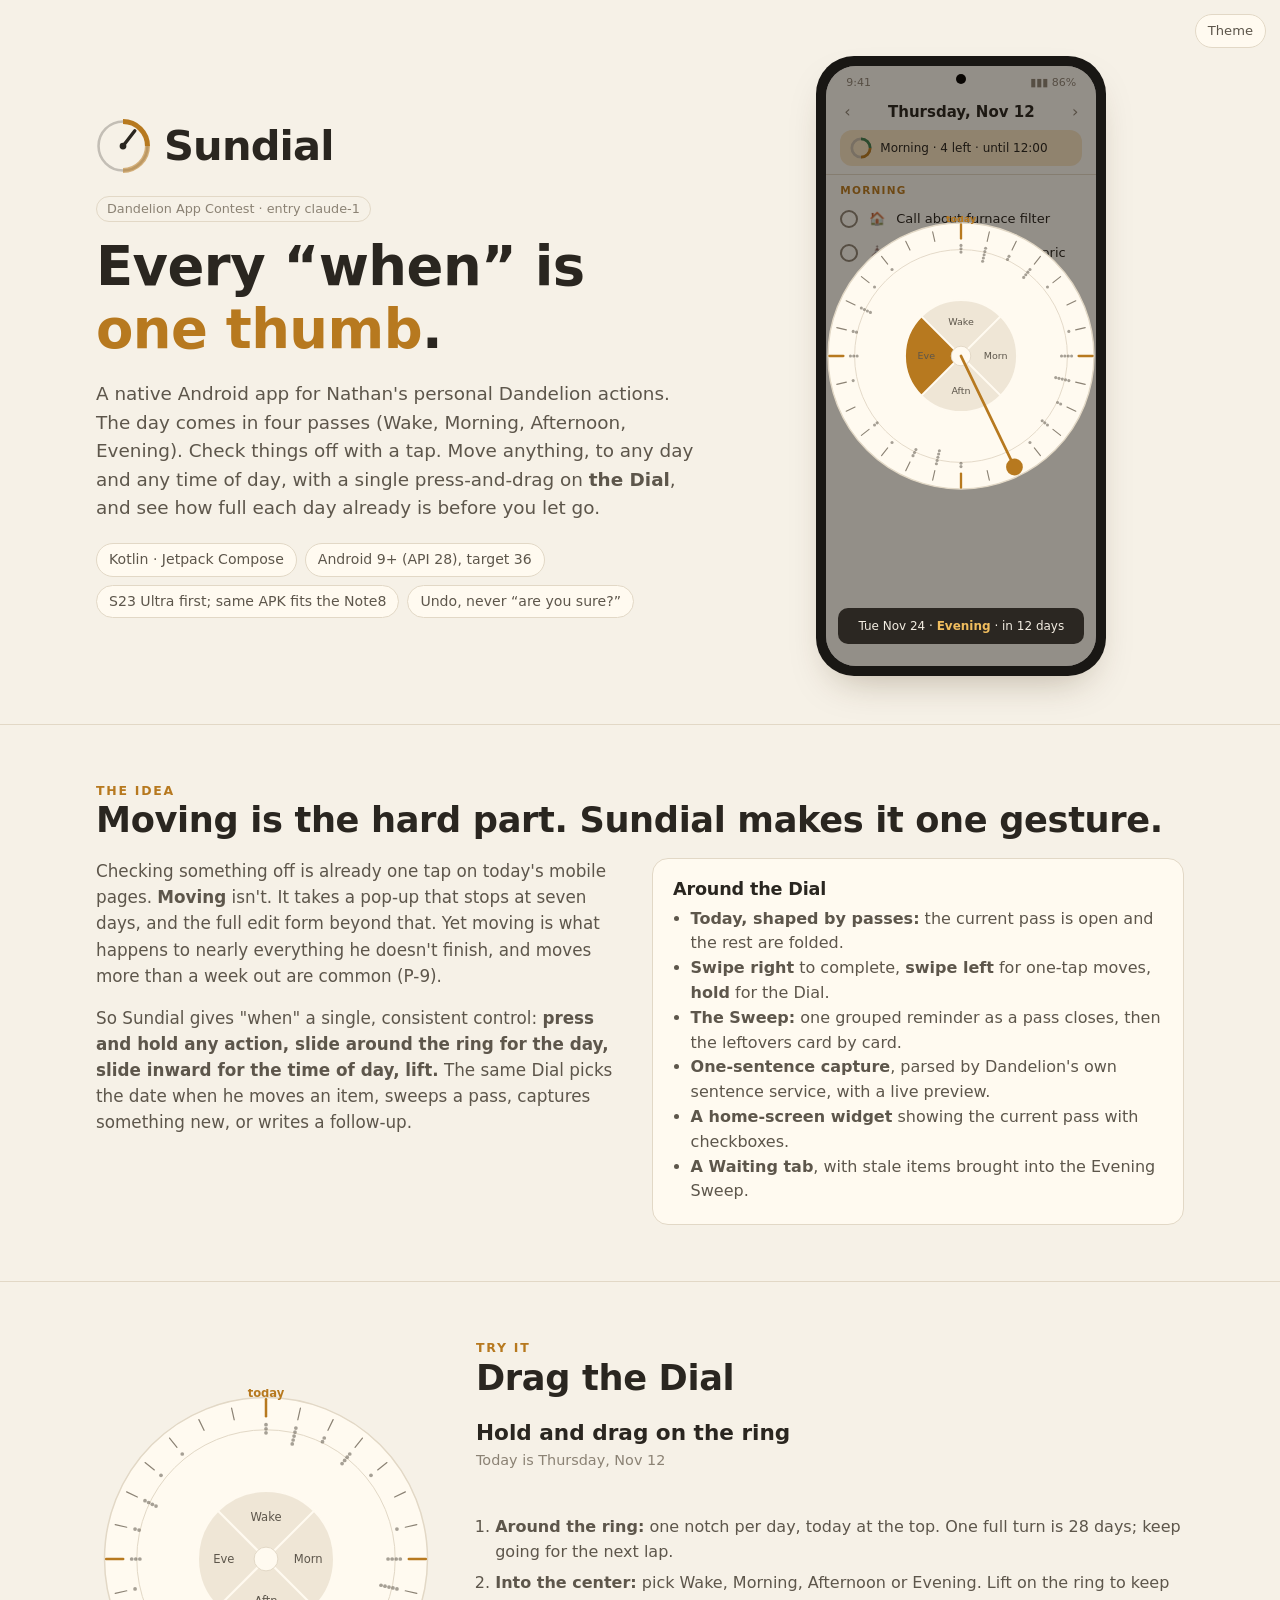
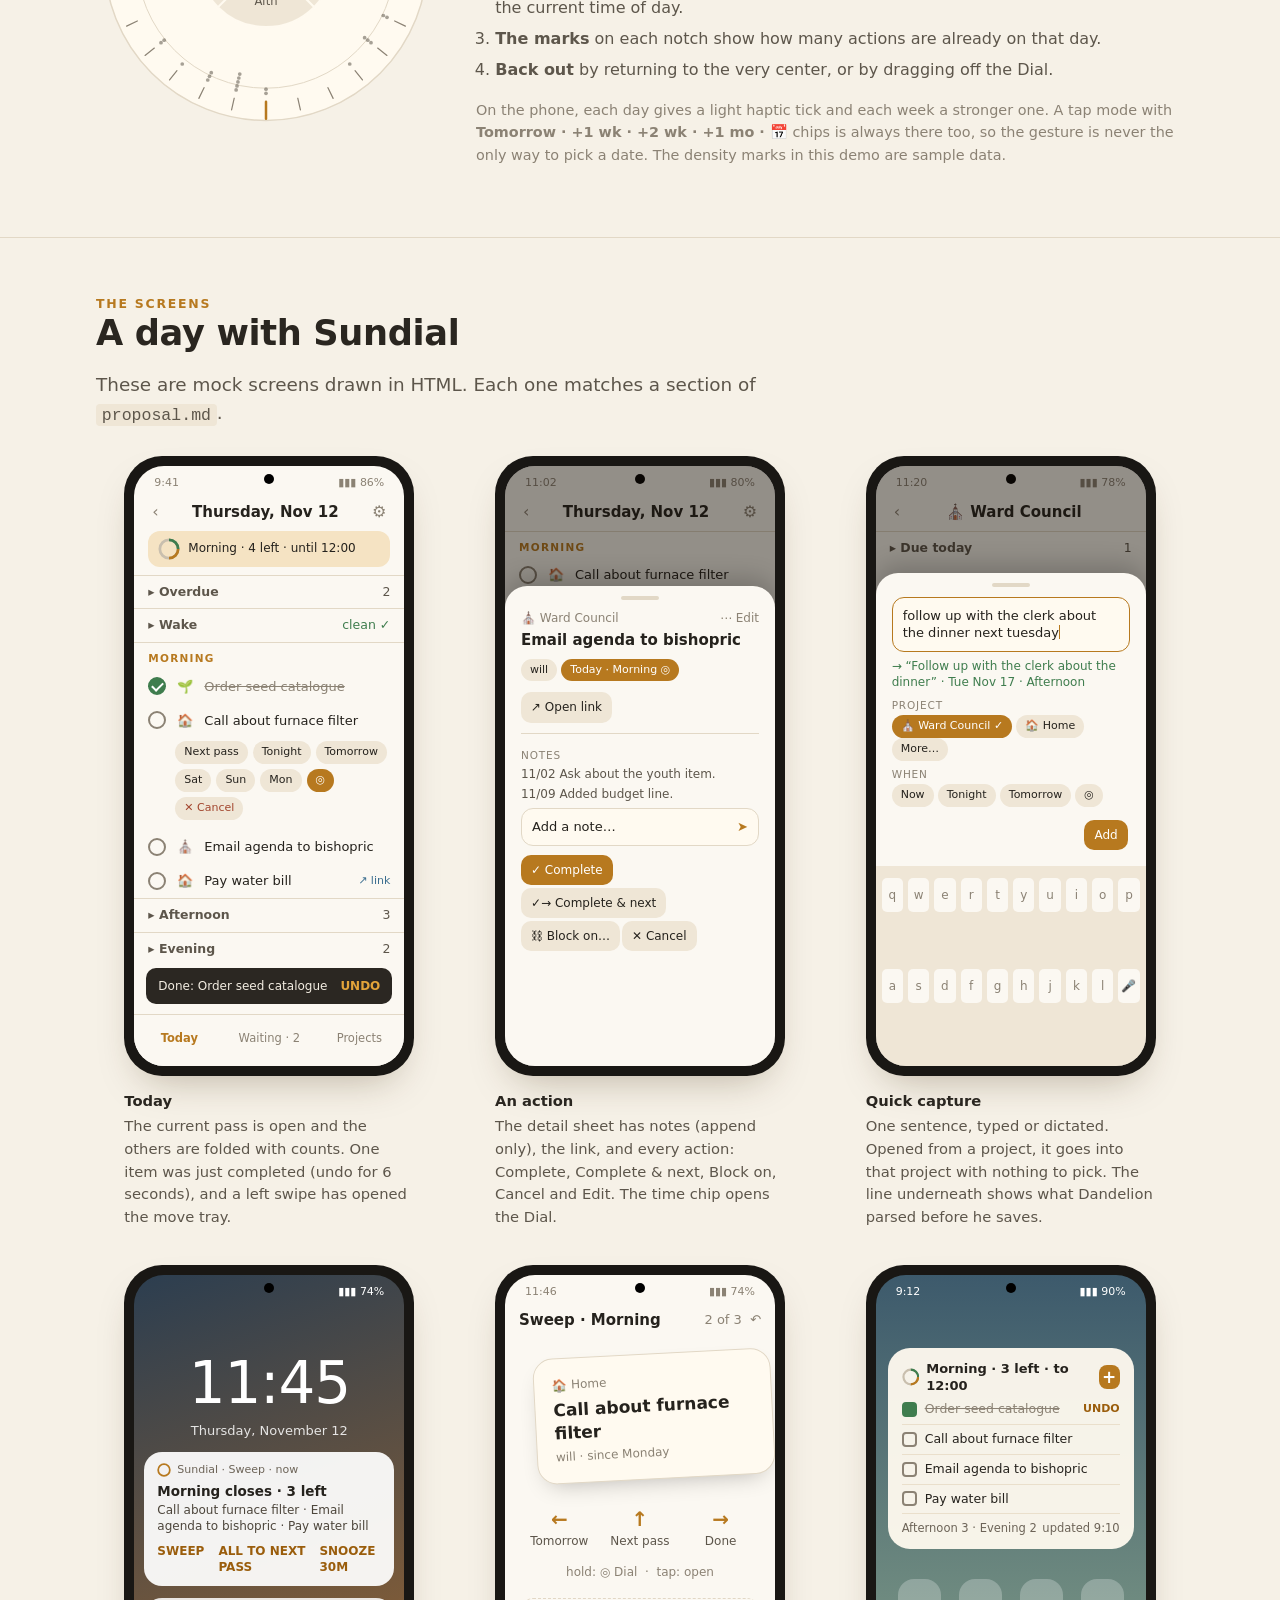
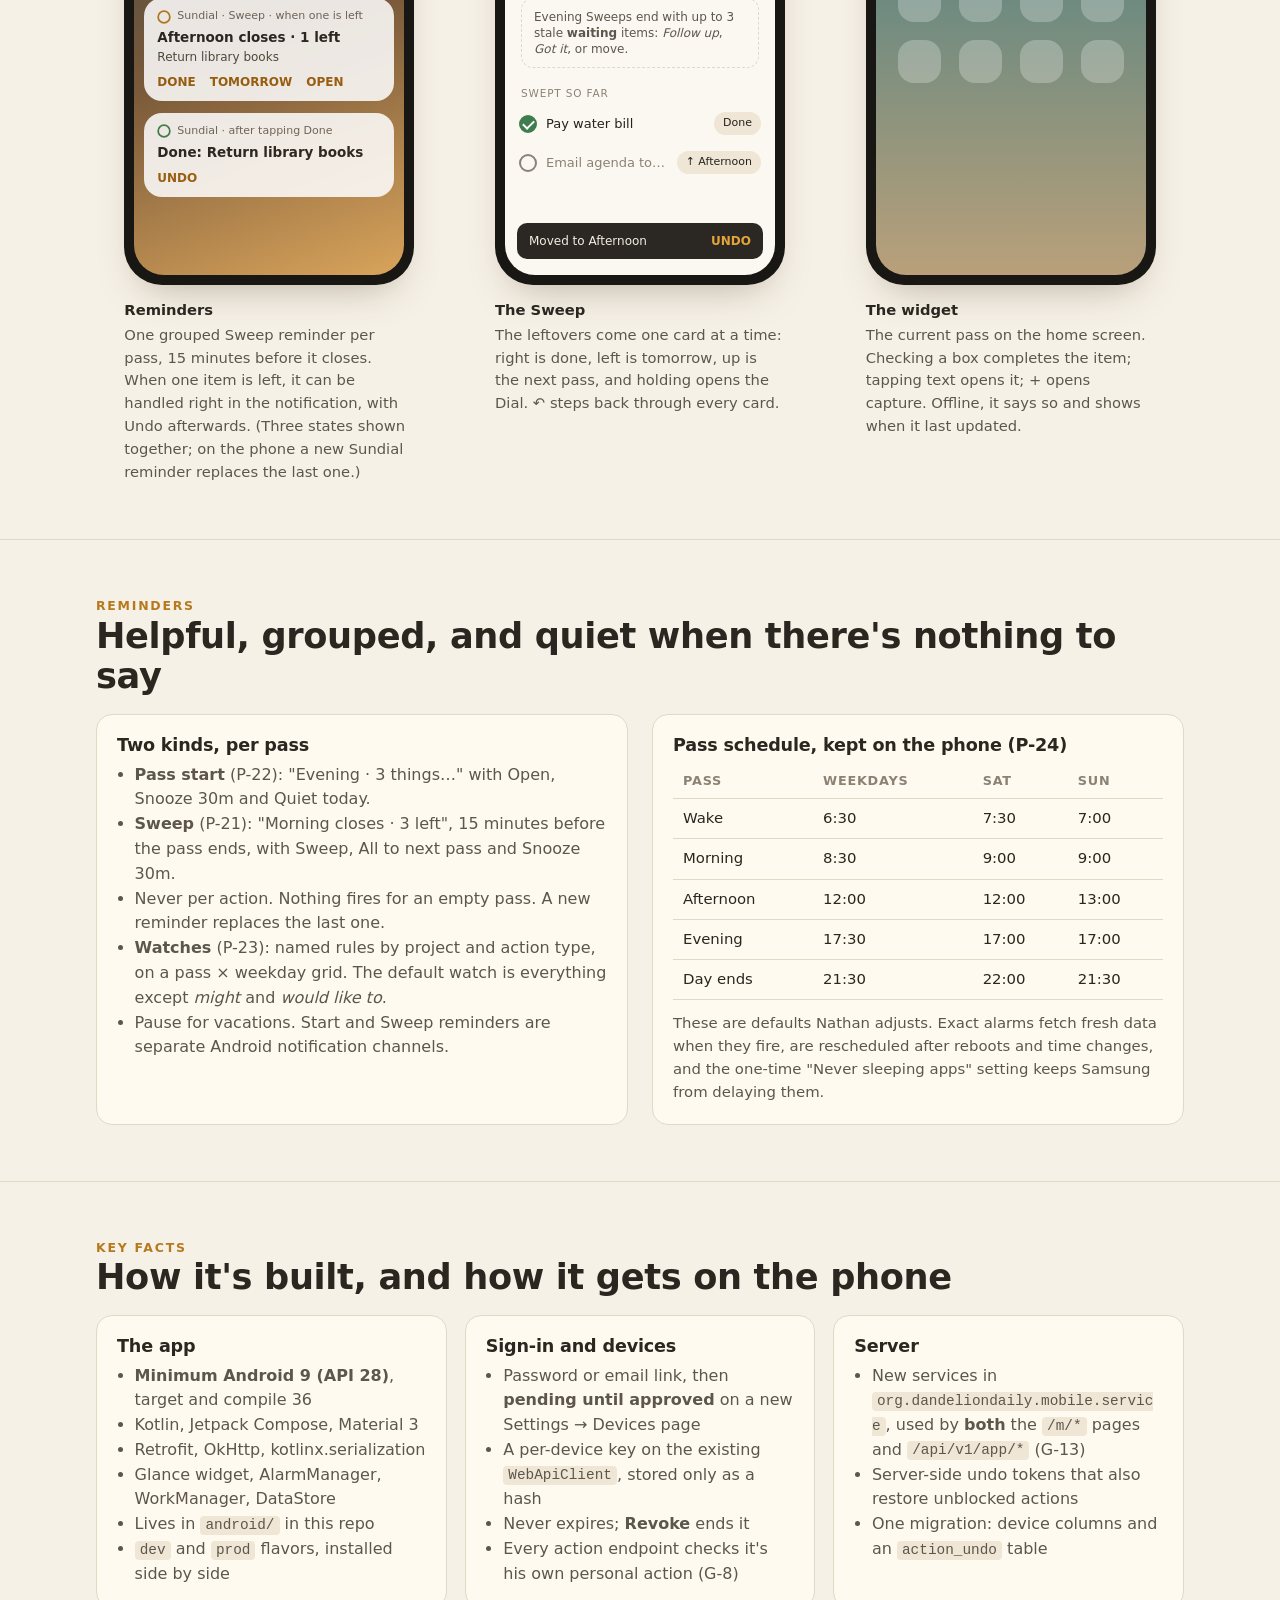
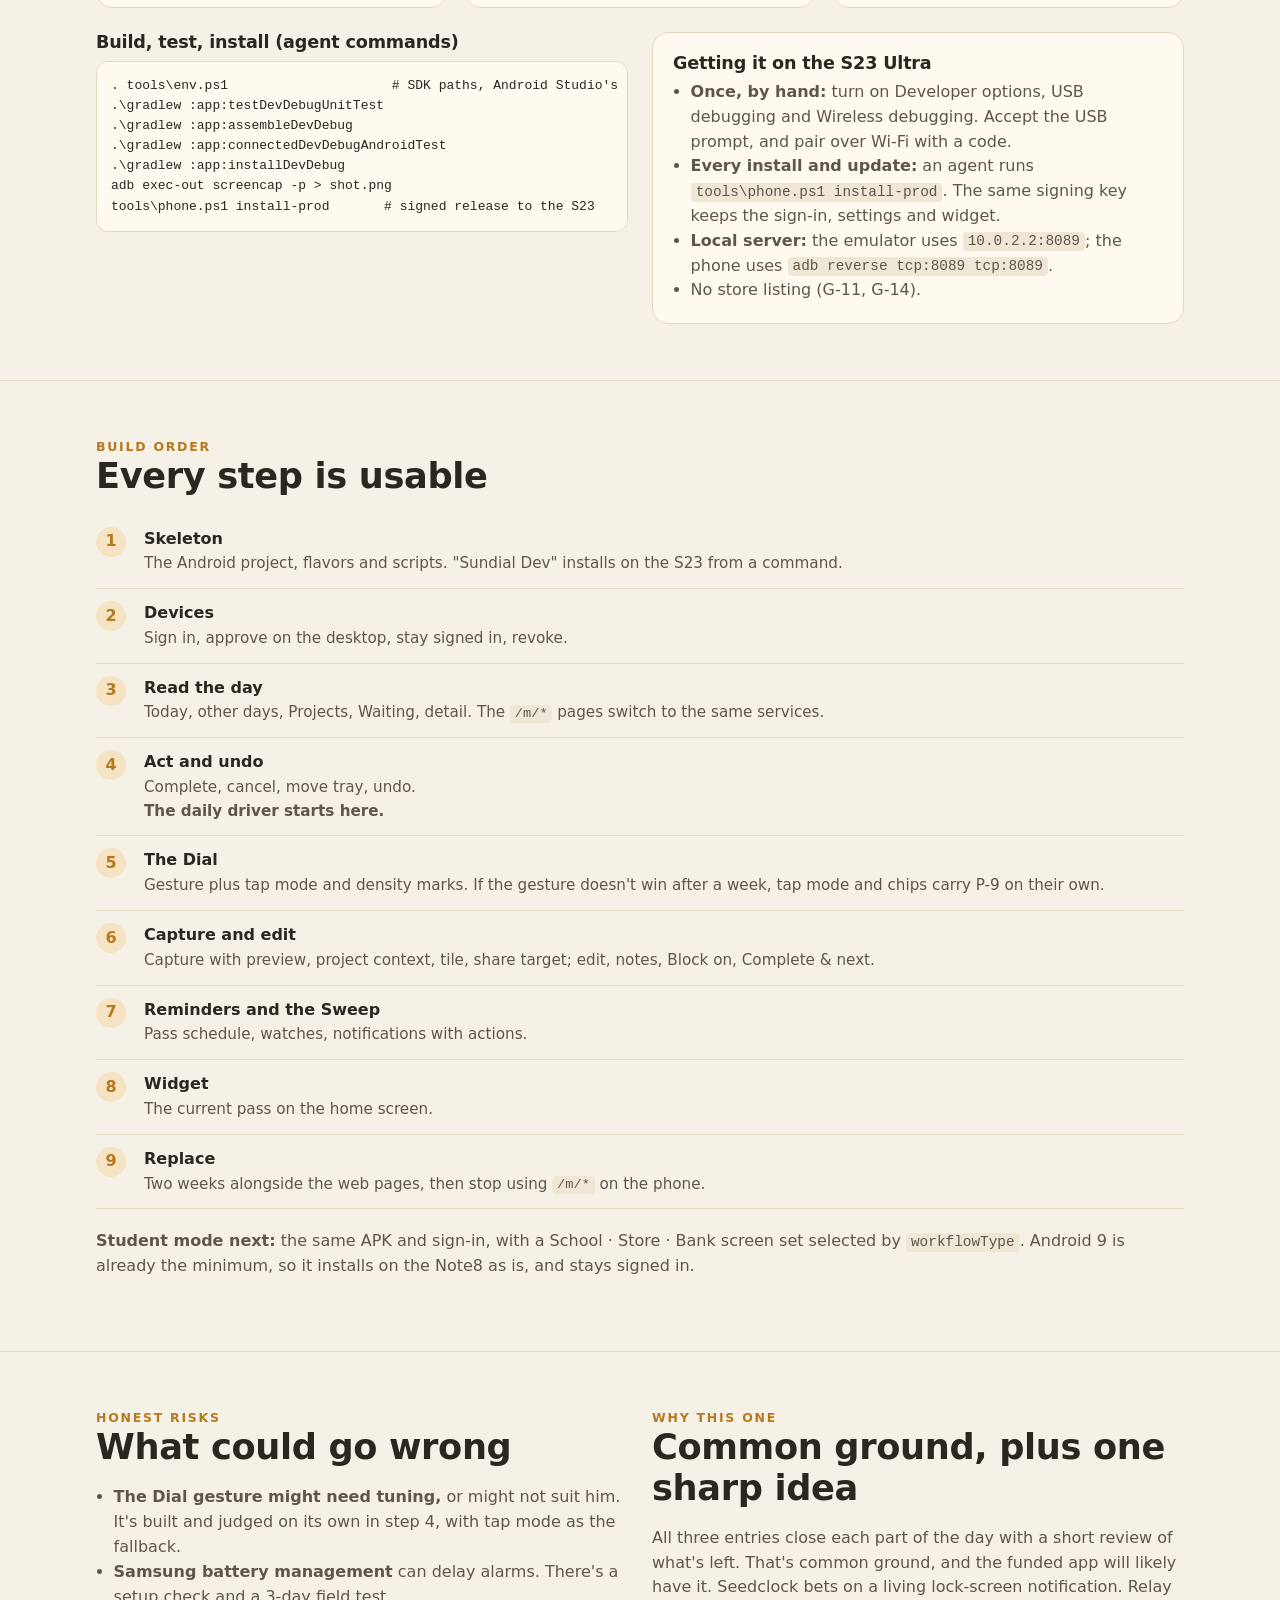
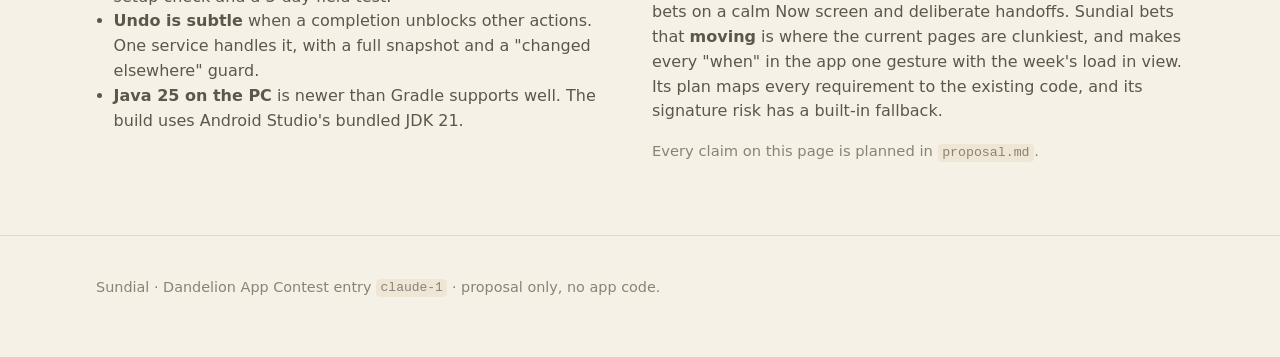
<file: docs/plans/Android App/contest/claude-1/index.html>
<!doctype html>
<html lang="en">
<head>
<meta charset="utf-8">
<meta name="viewport" content="width=device-width, initial-scale=1">
<title>Sundial for Dandelion</title>
<style>
:root{
  --bg:#f6f1e7; --paper:#fffaf0; --ink:#2a2620; --ink2:#5d564b; --muted:#8b8274;
  --line:#e2d8c6; --brass:#b7791f; --brass2:#e3a43a; --brass-soft:#f5e3c3;
  --sky:#3b6e8f; --ok:#3f7d4e; --warn:#a2452d;
  --phone:#191714; --screen:#fbf8f2; --screen-ink:#25221d; --chip:#efe6d6;
  --shadow:0 18px 40px -18px rgba(60,40,10,.35);
}
@media (prefers-color-scheme: dark){
  :root:not([data-theme="light"]){
    --bg:#16140f; --paper:#1f1c16; --ink:#efe8dc; --ink2:#c9bfae; --muted:#9a907f;
    --line:#3a342a; --brass:#e3a43a; --brass2:#f0bd5e; --brass-soft:#3a2e18;
    --sky:#7fb2d4; --ok:#7cc08d; --warn:#e2876f;
    --phone:#000; --screen:#1b1915; --screen-ink:#ece5d8; --chip:#2c271f;
    --shadow:0 18px 40px -18px rgba(0,0,0,.7);
  }
}
:root[data-theme="dark"]{
  --bg:#16140f; --paper:#1f1c16; --ink:#efe8dc; --ink2:#c9bfae; --muted:#9a907f;
  --line:#3a342a; --brass:#e3a43a; --brass2:#f0bd5e; --brass-soft:#3a2e18;
  --sky:#7fb2d4; --ok:#7cc08d; --warn:#e2876f;
  --phone:#000; --screen:#1b1915; --screen-ink:#ece5d8; --chip:#2c271f;
  --shadow:0 18px 40px -18px rgba(0,0,0,.7);
}
*{box-sizing:border-box}
html{-webkit-text-size-adjust:100%}
body{margin:0;background:var(--bg);color:var(--ink);
  font:16px/1.55 system-ui,-apple-system,"Segoe UI",Roboto,"Helvetica Neue",Arial,sans-serif}
a{color:var(--sky)}
.wrap{max-width:1120px;margin:0 auto;padding:0 16px}
h1,h2,h3{line-height:1.15;margin:0 0 .5em;letter-spacing:-.01em}
h2{font-size:clamp(1.5rem,3.4vw,2.2rem)}
h3{font-size:1.1rem}
p{margin:0 0 1em}
.eyebrow{font-size:.78rem;letter-spacing:.14em;text-transform:uppercase;color:var(--brass);font-weight:700}
section{padding:56px 0;border-top:1px solid var(--line)}
.lede{font-size:1.15rem;color:var(--ink2);max-width:62ch}
code{font-family:ui-monospace,"Cascadia Mono",Consolas,monospace;font-size:.9em;background:var(--chip);padding:.1em .35em;border-radius:4px}

/* hero */
.hero{display:grid;grid-template-columns:1.15fr .85fr;gap:40px;align-items:center;padding:56px 0 48px}
.brand{display:flex;align-items:center;gap:14px;margin-bottom:18px}
.brand svg{width:54px;height:54px;flex:none}
.brand b{font-size:2.6rem;letter-spacing:-.02em}
.hero h1{font-size:clamp(2rem,5.2vw,3.4rem);margin-bottom:.35em}
.hero h1 em{font-style:normal;color:var(--brass)}
.tag{display:inline-block;font-size:.8rem;color:var(--muted);border:1px solid var(--line);padding:2px 10px;border-radius:99px;margin-bottom:14px}
.facts{display:flex;flex-wrap:wrap;gap:8px;margin-top:20px}
.facts span{background:var(--paper);border:1px solid var(--line);border-radius:99px;padding:5px 12px;font-size:.88rem;color:var(--ink2)}

/* phone frame */
.phone{width:290px;max-width:100%;background:var(--phone);border-radius:38px;padding:10px;box-shadow:var(--shadow);margin:0 auto}
.screen{background:var(--screen);color:var(--screen-ink);border-radius:30px;overflow:hidden;height:600px;position:relative;font-size:13px;line-height:1.35}
.status{display:flex;justify-content:space-between;padding:10px 20px 4px;font-size:11px;color:var(--muted)}
.status i{font-style:normal}
.cam{width:10px;height:10px;border-radius:50%;background:#000;margin:0 auto;position:absolute;left:50%;top:8px;transform:translateX(-50%)}
.appbar{padding:6px 14px 8px;display:flex;align-items:center;justify-content:space-between}
.appbar .t{font-weight:700;font-size:15px}
.appbar .nav{color:var(--muted);font-size:16px;padding:0 4px}
.passbar{display:flex;align-items:center;gap:8px;margin:0 14px 8px;padding:7px 10px;background:var(--brass-soft);border-radius:12px;font-size:12px}
.passbar svg{width:22px;height:22px;flex:none}
.fold{display:flex;justify-content:space-between;padding:8px 14px;color:var(--ink2);border-top:1px solid var(--line);font-size:12.5px}
.fold b{font-weight:600}
.fold .ok{color:var(--ok)}
.sec{padding:8px 14px 4px;font-size:10.5px;letter-spacing:.12em;color:var(--brass);font-weight:700;border-top:1px solid var(--line)}
.row{display:flex;align-items:center;gap:9px;padding:8px 14px;position:relative;background:var(--screen)}
.row .c{width:18px;height:18px;border:2px solid var(--muted);border-radius:50%;flex:none}
.row .c.done{background:var(--ok);border-color:var(--ok);position:relative}
.row .c.done:after{content:"";position:absolute;left:4px;top:1px;width:5px;height:9px;border:solid #fff;border-width:0 2px 2px 0;transform:rotate(45deg)}
.row .ic{width:20px;text-align:center;flex:none}
.row .tx{flex:1;min-width:0;white-space:nowrap;overflow:hidden;text-overflow:ellipsis}
.row .lk{font-size:11px;color:var(--sky)}
.row.struck .tx{text-decoration:line-through;color:var(--muted)}
.tray{display:flex;gap:5px;flex-wrap:wrap;padding:4px 14px 10px 41px;background:var(--screen)}
.chip{display:inline-block;background:var(--chip);border-radius:99px;padding:4px 9px;font-size:11px;white-space:nowrap;color:var(--screen-ink)}
.chip.hi{background:var(--brass);color:#fff}
.chip.x{color:var(--warn)}
.justadded{position:absolute;left:14px;bottom:62px;background:var(--paper);border:1px solid var(--line);border-radius:99px;padding:6px 12px;font-size:11.5px;box-shadow:0 3px 10px rgba(0,0,0,.12)}
.fab{position:absolute;right:16px;bottom:62px;width:46px;height:46px;border-radius:14px;background:var(--brass);color:#fff;font-size:26px;display:flex;align-items:center;justify-content:center;box-shadow:0 6px 14px rgba(0,0,0,.25)}
.tabs{position:absolute;left:0;right:0;bottom:0;height:52px;border-top:1px solid var(--line);display:flex;background:var(--screen)}
.tabs div{flex:1;text-align:center;padding-top:16px;font-size:11.5px;color:var(--muted)}
.tabs .on{color:var(--brass);font-weight:700}
.snack{position:absolute;left:12px;right:12px;bottom:62px;background:#2b2722;color:#f3ede2;border-radius:10px;padding:10px 12px;font-size:12px;display:flex;justify-content:space-between;align-items:center}
.snack b{color:var(--brass2)}
.dim{position:absolute;inset:0;background:rgba(20,15,8,.45)}
.sheet{position:absolute;left:0;right:0;bottom:0;background:var(--screen);border-radius:22px 22px 0 0;padding:10px 16px 16px;box-shadow:0 -8px 24px rgba(0,0,0,.2)}
.grab{width:38px;height:4px;border-radius:4px;background:var(--line);margin:0 auto 10px}
.sheet h4{margin:4px 0 8px;font-size:15px}
.meta{display:flex;justify-content:space-between;color:var(--muted);font-size:12px}
.btn{display:inline-block;border-radius:10px;padding:7px 10px;font-size:12px;background:var(--chip);margin:3px 2px 0 0}
.btn.p{background:var(--brass);color:#fff}
.notes{border-top:1px solid var(--line);margin-top:10px;padding-top:8px;font-size:12px;color:var(--ink2)}
.notes div{margin-bottom:4px}
.input{border:1.5px solid var(--line);border-radius:12px;padding:9px 10px;font-size:13px;margin:6px 0;background:var(--paper);color:var(--screen-ink)}
.input.focus{border-color:var(--brass)}
.caret{display:inline-block;width:1.5px;height:14px;background:var(--brass);vertical-align:-2px;animation:blink 1s steps(1) infinite}
@keyframes blink{50%{opacity:0}}
.preview{font-size:12px;color:var(--ok);margin:2px 0 8px}
.lbl{font-size:10.5px;color:var(--muted);letter-spacing:.08em;text-transform:uppercase;margin:6px 0 3px}
.kbd{position:absolute;left:0;right:0;bottom:0;height:200px;background:var(--chip);display:grid;grid-template-columns:repeat(10,1fr);gap:5px;padding:12px 6px}
.kbd span{background:var(--screen);border-radius:5px;height:34px;display:flex;align-items:center;justify-content:center;font-size:12px;color:var(--muted)}

/* lock screen */
.lock{background:linear-gradient(160deg,#2c3e50 0%,#7a5a3a 60%,#d9a45b 100%);color:#fff}
.lock .clock{text-align:center;font-size:58px;font-weight:300;margin-top:40px;letter-spacing:-.02em}
.lock .date{text-align:center;font-size:13px;opacity:.85}
.notif{margin:12px 10px 0;background:rgba(255,255,255,.93);color:#25221d;border-radius:18px;padding:11px 13px}
.notif .hd{display:flex;align-items:center;gap:6px;font-size:11px;color:#6d6458}
.notif .hd svg{width:14px;height:14px}
.notif .ti{font-weight:700;font-size:13.5px;margin:4px 0 2px}
.notif .li{font-size:12px;color:#4d463c}
.notif .acts{display:flex;gap:14px;margin-top:9px;font-size:12px;font-weight:700;color:#9a5d0c}

/* home + widget */
.home{background:linear-gradient(180deg,#3d5a6c,#6f8b80 55%,#b9a07a)}
.widget{margin:44px 12px 0;background:rgba(255,250,240,.95);color:#25221d;border-radius:22px;padding:12px 14px}
.widget .wh{display:flex;align-items:center;gap:7px;font-weight:700;font-size:13px}
.widget .wh svg{width:20px;height:20px}
.widget .wh .plus{margin-left:auto;background:#b7791f;color:#fff;width:24px;height:24px;border-radius:8px;display:flex;align-items:center;justify-content:center;font-size:17px}
.widget .wr{display:flex;align-items:center;gap:8px;padding:6px 0;font-size:12.5px;border-bottom:1px solid #eadfcb}
.widget .bx{width:15px;height:15px;border:2px solid #8b8274;border-radius:4px;flex:none}
.widget .bx.on{background:#3f7d4e;border-color:#3f7d4e}
.widget .wr.s span{text-decoration:line-through;color:#8b8274}
.widget .ft{font-size:11.5px;color:#6d6458;padding-top:7px;display:flex;justify-content:space-between}
.icons{display:grid;grid-template-columns:repeat(4,1fr);gap:18px;padding:30px 22px}
.icons div{aspect-ratio:1;border-radius:16px;background:rgba(255,255,255,.25)}

/* sweep */
.card{margin:16px 16px 0;background:var(--paper);border:1px solid var(--line);border-radius:20px;padding:18px;box-shadow:0 10px 24px -12px rgba(0,0,0,.3);transform:rotate(-3deg) translateX(14px)}
.card.under{transform:none;margin-top:-118px;opacity:.5;position:relative;z-index:-1}
.swipes{display:grid;grid-template-columns:1fr 1fr 1fr;text-align:center;margin:26px 14px 0;font-size:12px;color:var(--ink2)}
.swipes b{display:block;font-size:20px;color:var(--brass)}

/* gallery */
.gallery{display:grid;grid-template-columns:repeat(auto-fill,minmax(290px,1fr));gap:36px 24px;margin-top:28px}
.shot figcaption{max-width:290px;margin:14px auto 0;font-size:.92rem;color:var(--ink2)}
.shot figcaption b{color:var(--ink);display:block;margin-bottom:2px}
figure{margin:0}

/* dial demo */
.dialwrap{display:grid;grid-template-columns:auto 1fr;gap:40px;align-items:center}
#dial{touch-action:none;user-select:none;-webkit-user-select:none;cursor:grab;width:340px;max-width:100%;height:auto;display:block}
.readout{font-size:1.35rem;font-weight:700;margin:.2em 0 .1em}
.readout small{display:block;font-weight:400;color:var(--muted);font-size:.9rem}
.steps{padding-left:1.2em;color:var(--ink2)}
.steps li{margin-bottom:.4em}
.moved{min-height:1.6em;color:var(--ok);font-weight:600}

/* tables & cards */
.grid2{display:grid;grid-template-columns:1fr 1fr;gap:24px}
.grid3{display:grid;grid-template-columns:repeat(3,1fr);gap:18px}
.box{background:var(--paper);border:1px solid var(--line);border-radius:16px;padding:20px}
.box h3{margin-bottom:.4em}
.box p:last-child,.box ul:last-child{margin-bottom:0}
.box ul{padding-left:1.1em;margin:0 0 1em;color:var(--ink2)}
table{border-collapse:collapse;width:100%;font-size:.93rem}
th,td{text-align:left;padding:8px 10px;border-bottom:1px solid var(--line);vertical-align:top}
th{color:var(--muted);font-weight:600;font-size:.8rem;text-transform:uppercase;letter-spacing:.06em}
.tablewrap{overflow-x:auto;-webkit-overflow-scrolling:touch}
pre{background:var(--paper);border:1px solid var(--line);border-radius:12px;padding:14px;overflow-x:auto;font:13px/1.55 ui-monospace,"Cascadia Mono",Consolas,monospace;margin:0}
.ordered{counter-reset:s;list-style:none;padding:0;margin:0}
.ordered li{counter-increment:s;display:grid;grid-template-columns:36px 1fr;gap:12px;padding:12px 0;border-bottom:1px solid var(--line)}
.ordered li:before{content:counter(s);width:30px;height:30px;border-radius:50%;background:var(--brass-soft);color:var(--brass);font-weight:700;display:flex;align-items:center;justify-content:center}
.ordered li b{display:block}
.ordered li span{color:var(--ink2);font-size:.95rem}
.pill{display:inline-block;font-size:.72rem;font-weight:700;padding:1px 8px;border-radius:99px;background:var(--brass-soft);color:var(--brass);vertical-align:2px;margin-left:6px}
.grid2>*,.grid3>*,.dialwrap>*,.hero>*{min-width:0}
li code,p code{overflow-wrap:anywhere}
footer{padding:40px 0 60px;color:var(--muted);font-size:.9rem;border-top:1px solid var(--line)}
.themebtn{position:fixed;right:14px;top:14px;z-index:5;background:var(--paper);color:var(--ink2);border:1px solid var(--line);border-radius:99px;padding:6px 12px;font:inherit;font-size:.82rem;cursor:pointer}

@media (max-width:860px){
  .hero,.dialwrap,.grid2{grid-template-columns:1fr}
  .grid3{grid-template-columns:1fr}
  .hero{padding-top:64px}
  .dialwrap{gap:20px}
  #dial{margin:0 auto}
}
</style>
</head>
<body>
<button class="themebtn" id="themebtn" type="button">Theme</button>

<div class="wrap">
  <header class="hero">
    <div>
      <div class="brand">
        <svg viewBox="0 0 64 64" aria-hidden="true">
          <circle cx="32" cy="32" r="29" fill="none" stroke="currentColor" stroke-width="3" opacity=".25"/>
          <path d="M32 3 A29 29 0 0 1 61 32" fill="none" stroke="#b7791f" stroke-width="6"/>
          <path d="M61 32 A29 29 0 0 1 32 61" fill="none" stroke="#b7791f" stroke-width="6" opacity=".55"/>
          <path d="M32 32 L46 14" stroke="currentColor" stroke-width="4" stroke-linecap="round"/>
          <circle cx="32" cy="32" r="4" fill="currentColor"/>
        </svg>
        <b>Sundial</b>
      </div>
      <span class="tag">Dandelion App Contest · entry claude-1</span>
      <h1>Every “when” is <em>one thumb</em>.</h1>
      <p class="lede">A native Android app for Nathan's personal Dandelion actions. The day comes in four passes
        (Wake, Morning, Afternoon, Evening). Check things off with a tap. Move anything, to any day and any
        time of day, with a single press-and-drag on <b>the Dial</b>, and see how full each day already is
        before you let go.</p>
      <div class="facts">
        <span>Kotlin · Jetpack Compose</span>
        <span>Android 9+ (API 28), target 36</span>
        <span>S23 Ultra first; same APK fits the Note8</span>
        <span>Undo, never “are you sure?”</span>
      </div>
    </div>
    <div>
      <!-- Hero phone: the Dial over Today -->
      <div class="phone" aria-label="Mock screen: the Dial open over the Today view">
        <div class="screen">
          <div class="cam"></div>
          <div class="status"><i>9:41</i><i>▮▮▮ 86%</i></div>
          <div class="appbar"><span class="nav">‹</span><span class="t">Thursday, Nov 12</span><span class="nav">›</span></div>
          <div class="passbar"><svg viewBox="0 0 24 24"><circle cx="12" cy="12" r="10" fill="none" stroke="#c9bfae" stroke-width="3"/><path d="M12 2 A10 10 0 0 1 22 12" fill="none" stroke="#3f7d4e" stroke-width="3"/><path d="M22 12 A10 10 0 0 1 12 22" fill="none" stroke="#b7791f" stroke-width="3"/></svg>Morning · 4 left · until 12:00</div>
          <div class="sec">MORNING</div>
          <div class="row"><span class="c"></span><span class="ic">🏠</span><span class="tx">Call about furnace filter</span></div>
          <div class="row"><span class="c"></span><span class="ic">⛪</span><span class="tx">Email agenda to bishopric</span></div>
          <div class="dim"></div>
          <svg viewBox="0 0 300 300" style="position:absolute;left:-5px;top:150px;width:280px" aria-hidden="true" id="heroDial"></svg>
          <div class="snack" style="bottom:22px;justify-content:center"><span>Tue Nov 24 · <b style="color:#f0bd5e">Evening</b> · in 12 days</span></div>
        </div>
      </div>
    </div>
  </header>
</div>

<section>
  <div class="wrap">
    <div class="eyebrow">The idea</div>
    <h2>Moving is the hard part. Sundial makes it one gesture.</h2>
    <div class="grid2">
      <div>
        <p class="lede" style="font-size:1.05rem">Checking something off is already one tap on today's mobile pages. <b>Moving</b> isn't.
          It takes a pop-up that stops at seven days, and the full edit form beyond that. Yet moving is what happens to
          nearly everything he doesn't finish, and moves more than a week out are common (P-9).</p>
        <p class="lede" style="font-size:1.05rem">So Sundial gives "when" a single, consistent control: <b>press and hold any action,
          slide around the ring for the day, slide inward for the time of day, lift.</b> The same Dial picks the date when he
          moves an item, sweeps a pass, captures something new, or writes a follow-up.</p>
      </div>
      <div class="box">
        <h3>Around the Dial</h3>
        <ul>
          <li><b>Today, shaped by passes:</b> the current pass is open and the rest are folded.</li>
          <li><b>Swipe right</b> to complete, <b>swipe left</b> for one-tap moves, <b>hold</b> for the Dial.</li>
          <li><b>The Sweep:</b> one grouped reminder as a pass closes, then the leftovers card by card.</li>
          <li><b>One-sentence capture</b>, parsed by Dandelion's own sentence service, with a live preview.</li>
          <li><b>A home-screen widget</b> showing the current pass with checkboxes.</li>
          <li><b>A Waiting tab</b>, with stale items brought into the Evening Sweep.</li>
        </ul>
      </div>
    </div>
  </div>
</section>

<section id="try">
  <div class="wrap dialwrap">
    <div>
      <svg id="dial" viewBox="0 0 340 340" role="img" aria-label="Interactive Dial. Drag around the ring to choose a day and into the center to choose a time of day."></svg>
    </div>
    <div>
      <div class="eyebrow">Try it</div>
      <h2>Drag the Dial</h2>
      <p class="readout" id="readout">Hold and drag on the ring<small>Today is Thursday, Nov 12</small></p>
      <p class="moved" id="moved"></p>
      <ol class="steps">
        <li><b>Around the ring:</b> one notch per day, today at the top. One full turn is 28 days; keep going for the next lap.</li>
        <li><b>Into the center:</b> pick Wake, Morning, Afternoon or Evening. Lift on the ring to keep the current time of day.</li>
        <li><b>The marks</b> on each notch show how many actions are already on that day.</li>
        <li><b>Back out</b> by returning to the very center, or by dragging off the Dial.</li>
      </ol>
      <p style="color:var(--muted);font-size:.9rem">On the phone, each day gives a light haptic tick and each week a stronger one. A tap mode with
        <b>Tomorrow · +1 wk · +2 wk · +1 mo · 📅</b> chips is always there too, so the gesture is never the only way to pick a date.
        The density marks in this demo are sample data.</p>
    </div>
  </div>
</section>

<section>
  <div class="wrap">
    <div class="eyebrow">The screens</div>
    <h2>A day with Sundial</h2>
    <p class="lede">These are mock screens drawn in HTML. Each one matches a section of <code>proposal.md</code>.</p>

    <div class="gallery">

      <!-- TODAY -->
      <figure class="shot">
        <div class="phone"><div class="screen">
          <div class="cam"></div>
          <div class="status"><i>9:41</i><i>▮▮▮ 86%</i></div>
          <div class="appbar"><span class="nav">‹</span><span class="t">Thursday, Nov 12</span><span class="nav">⚙</span></div>
          <div class="passbar"><svg viewBox="0 0 24 24"><circle cx="12" cy="12" r="10" fill="none" stroke="#c9bfae" stroke-width="3"/><path d="M12 2 A10 10 0 0 1 22 12" fill="none" stroke="#3f7d4e" stroke-width="3"/><path d="M22 12 A10 10 0 0 1 12 22" fill="none" stroke="#b7791f" stroke-width="3"/></svg>Morning · 4 left · until 12:00</div>
          <div class="fold"><b>▸ Overdue</b><span>2</span></div>
          <div class="fold"><b>▸ Wake</b><span class="ok">clean ✓</span></div>
          <div class="sec">MORNING</div>
          <div class="row struck"><span class="c done"></span><span class="ic">🌱</span><span class="tx">Order seed catalogue</span></div>
          <div class="row"><span class="c"></span><span class="ic">🏠</span><span class="tx">Call about furnace filter</span></div>
          <div class="tray"><span class="chip">Next pass</span><span class="chip">Tonight</span><span class="chip">Tomorrow</span><span class="chip">Sat</span><span class="chip">Sun</span><span class="chip">Mon</span><span class="chip hi">◎</span><span class="chip x">✕ Cancel</span></div>
          <div class="row"><span class="c"></span><span class="ic">⛪</span><span class="tx">Email agenda to bishopric</span></div>
          <div class="row"><span class="c"></span><span class="ic">🏠</span><span class="tx">Pay water bill</span><span class="lk">↗ link</span></div>
          <div class="fold"><b>▸ Afternoon</b><span>3</span></div>
          <div class="fold"><b>▸ Evening</b><span>2</span></div>
          <div class="snack"><span>Done: Order seed catalogue</span><b>UNDO</b></div>
          <div class="tabs"><div class="on">Today</div><div>Waiting · 2</div><div>Projects</div></div>
        </div></div>
        <figcaption><b>Today</b>The current pass is open and the others are folded with counts. One item was just completed (undo
          for 6 seconds), and a left swipe has opened the move tray.</figcaption>
      </figure>

      <!-- ACTION SHEET -->
      <figure class="shot">
        <div class="phone"><div class="screen">
          <div class="cam"></div>
          <div class="status"><i>11:02</i><i>▮▮▮ 80%</i></div>
          <div class="appbar"><span class="nav">‹</span><span class="t">Thursday, Nov 12</span><span class="nav">⚙</span></div>
          <div class="sec">MORNING</div>
          <div class="row"><span class="c"></span><span class="ic">🏠</span><span class="tx">Call about furnace filter</span></div>
          <div class="dim"></div>
          <div class="sheet" style="top:120px">
            <div class="grab"></div>
            <div class="meta"><span>⛪ Ward Council</span><span>⋯ Edit</span></div>
            <h4>Email agenda to bishopric</h4>
            <span class="chip">will</span> <span class="chip hi">Today · Morning ◎</span>
            <div style="margin-top:8px"><span class="btn">↗ Open link</span></div>
            <div class="notes">
              <div class="lbl">Notes</div>
              <div>11/02 Ask about the youth item.</div>
              <div>11/09 Added budget line.</div>
              <div class="input">Add a note…<span style="float:right;color:var(--brass)">➤</span></div>
            </div>
            <div style="margin-top:6px">
              <span class="btn p">✓ Complete</span><span class="btn">✓→ Complete &amp; next</span>
              <span class="btn">⛓ Block on…</span><span class="btn">✕ Cancel</span>
            </div>
          </div>
        </div></div>
        <figcaption><b>An action</b>The detail sheet has notes (append only), the link, and every action: Complete,
          Complete &amp; next, Block on, Cancel and Edit. The time chip opens the Dial.</figcaption>
      </figure>

      <!-- CAPTURE -->
      <figure class="shot">
        <div class="phone"><div class="screen">
          <div class="cam"></div>
          <div class="status"><i>11:20</i><i>▮▮▮ 78%</i></div>
          <div class="appbar"><span class="nav">‹</span><span class="t">⛪ Ward Council</span><span class="nav"></span></div>
          <div class="fold"><b>▸ Due today</b><span>1</span></div>
          <div class="dim"></div>
          <div class="sheet" style="bottom:200px">
            <div class="grab"></div>
            <div class="input focus">follow up with the clerk about the dinner next tuesday<span class="caret"></span></div>
            <div class="preview">→ “Follow up with the clerk about the dinner” · Tue Nov 17 · Afternoon</div>
            <div class="lbl">Project</div>
            <span class="chip hi">⛪ Ward Council ✓</span> <span class="chip">🏠 Home</span> <span class="chip">More…</span>
            <div class="lbl">When</div>
            <span class="chip">Now</span> <span class="chip">Tonight</span> <span class="chip">Tomorrow</span> <span class="chip">◎</span>
            <div style="text-align:right;margin-top:10px"><span class="btn p">Add</span></div>
          </div>
          <div class="kbd"><span>q</span><span>w</span><span>e</span><span>r</span><span>t</span><span>y</span><span>u</span><span>i</span><span>o</span><span>p</span><span>a</span><span>s</span><span>d</span><span>f</span><span>g</span><span>h</span><span>j</span><span>k</span><span>l</span><span>🎤</span></div>
        </div></div>
        <figcaption><b>Quick capture</b>One sentence, typed or dictated. Opened from a project, it goes into that project with nothing to pick.
          The line underneath shows what Dandelion parsed before he saves.</figcaption>
      </figure>

      <!-- NOTIFICATION -->
      <figure class="shot">
        <div class="phone"><div class="screen lock">
          <div class="cam"></div>
          <div class="status" style="color:#fff"><i></i><i>▮▮▮ 74%</i></div>
          <div class="clock">11:45</div>
          <div class="date">Thursday, November 12</div>
          <div class="notif">
            <div class="hd"><svg viewBox="0 0 24 24"><circle cx="12" cy="12" r="10" fill="none" stroke="#b7791f" stroke-width="3"/></svg>Sundial · Sweep · now</div>
            <div class="ti">Morning closes · 3 left</div>
            <div class="li">Call about furnace filter · Email agenda to bishopric · Pay water bill</div>
            <div class="acts"><span>SWEEP</span><span>ALL TO NEXT PASS</span><span>SNOOZE 30M</span></div>
          </div>
          <div class="notif" style="opacity:.92">
            <div class="hd"><svg viewBox="0 0 24 24"><circle cx="12" cy="12" r="10" fill="none" stroke="#b7791f" stroke-width="3"/></svg>Sundial · Sweep · when one is left</div>
            <div class="ti">Afternoon closes · 1 left</div>
            <div class="li">Return library books</div>
            <div class="acts"><span>DONE</span><span>TOMORROW</span><span>OPEN</span></div>
          </div>
          <div class="notif" style="opacity:.92">
            <div class="hd"><svg viewBox="0 0 24 24"><circle cx="12" cy="12" r="10" fill="none" stroke="#3f7d4e" stroke-width="3"/></svg>Sundial · after tapping Done</div>
            <div class="ti">Done: Return library books</div>
            <div class="acts"><span>UNDO</span></div>
          </div>
        </div></div>
        <figcaption><b>Reminders</b>One grouped Sweep reminder per pass, 15 minutes before it closes. When one item is left, it can be
          handled right in the notification, with Undo afterwards. (Three states shown together; on the phone a new Sundial reminder
          replaces the last one.)</figcaption>
      </figure>

      <!-- SWEEP -->
      <figure class="shot">
        <div class="phone"><div class="screen">
          <div class="cam"></div>
          <div class="status"><i>11:46</i><i>▮▮▮ 74%</i></div>
          <div class="appbar"><span class="t">Sweep · Morning</span><span style="color:var(--muted)">2 of 3 &nbsp;↶</span></div>
          <div style="position:relative;z-index:0">
            <div class="card">
              <div style="color:var(--muted);font-size:12px">🏠 Home</div>
              <div style="font-size:17px;font-weight:700;margin:6px 0 4px">Call about furnace filter</div>
              <div style="color:var(--muted);font-size:12px">will · since Monday</div>
            </div>
          </div>
          <div class="swipes"><div><b>←</b>Tomorrow</div><div><b>↑</b>Next pass</div><div><b>→</b>Done</div></div>
          <p style="text-align:center;color:var(--muted);font-size:12px;margin-top:14px">hold: ◎ Dial &nbsp;·&nbsp; tap: open</p>
          <div style="margin:18px 16px 0;padding:10px 12px;border:1px dashed var(--line);border-radius:12px;font-size:12px;color:var(--ink2)">
            Evening Sweeps end with up to 3 stale <b>waiting</b> items: <i>Follow up</i>, <i>Got it</i>, or move.
          </div>
          <div class="lbl" style="margin:18px 16px 4px">Swept so far</div>
          <div class="row"><span class="c done"></span><span class="tx">Pay water bill</span><span class="chip">Done</span></div>
          <div class="row"><span class="c"></span><span class="tx" style="color:var(--muted)">Email agenda to bishopric</span><span class="chip">↑ Afternoon</span></div>
          <div class="snack" style="bottom:16px"><span>Moved to Afternoon</span><b>UNDO</b></div>
        </div></div>
        <figcaption><b>The Sweep</b>The leftovers come one card at a time: right is done, left is tomorrow, up is the next pass, and
          holding opens the Dial. ↶ steps back through every card.</figcaption>
      </figure>

      <!-- WIDGET -->
      <figure class="shot">
        <div class="phone"><div class="screen home">
          <div class="cam"></div>
          <div class="status" style="color:#fff"><i>9:12</i><i>▮▮▮ 90%</i></div>
          <div class="widget">
            <div class="wh"><svg viewBox="0 0 24 24"><circle cx="12" cy="12" r="10" fill="none" stroke="#c9bfae" stroke-width="3"/><path d="M12 2 A10 10 0 0 1 22 12" fill="none" stroke="#3f7d4e" stroke-width="3"/><path d="M22 12 A10 10 0 0 1 12 22" fill="none" stroke="#b7791f" stroke-width="3"/></svg>Morning · 3 left · to 12:00<span class="plus">+</span></div>
            <div class="wr s"><span class="bx on"></span><span>Order seed catalogue</span><b style="margin-left:auto;color:#9a5d0c;font-size:11px">UNDO</b></div>
            <div class="wr"><span class="bx"></span><span>Call about furnace filter</span></div>
            <div class="wr"><span class="bx"></span><span>Email agenda to bishopric</span></div>
            <div class="wr"><span class="bx"></span><span>Pay water bill</span></div>
            <div class="ft"><span>Afternoon 3 · Evening 2</span><span>updated 9:10</span></div>
          </div>
          <div class="icons"><div></div><div></div><div></div><div></div><div></div><div></div><div></div><div></div></div>
        </div></div>
        <figcaption><b>The widget</b>The current pass on the home screen. Checking a box completes the item; tapping text opens it;
          + opens capture. Offline, it says so and shows when it last updated.</figcaption>
      </figure>

    </div>
  </div>
</section>

<section>
  <div class="wrap">
    <div class="eyebrow">Reminders</div>
    <h2>Helpful, grouped, and quiet when there's nothing to say</h2>
    <div class="grid2">
      <div class="box">
        <h3>Two kinds, per pass</h3>
        <ul>
          <li><b>Pass start</b> (P-22): "Evening · 3 things…" with Open, Snooze 30m and Quiet today.</li>
          <li><b>Sweep</b> (P-21): "Morning closes · 3 left", 15 minutes before the pass ends, with Sweep, All to next pass and Snooze 30m.</li>
          <li>Never per action. Nothing fires for an empty pass. A new reminder replaces the last one.</li>
          <li><b>Watches</b> (P-23): named rules by project and action type, on a pass × weekday grid. The default
            watch is everything except <i>might</i> and <i>would like to</i>.</li>
          <li>Pause for vacations. Start and Sweep reminders are separate Android notification channels.</li>
        </ul>
      </div>
      <div class="box">
        <h3>Pass schedule, kept on the phone (P-24)</h3>
        <div class="tablewrap"><table>
          <tr><th>Pass</th><th>Weekdays</th><th>Sat</th><th>Sun</th></tr>
          <tr><td>Wake</td><td>6:30</td><td>7:30</td><td>7:00</td></tr>
          <tr><td>Morning</td><td>8:30</td><td>9:00</td><td>9:00</td></tr>
          <tr><td>Afternoon</td><td>12:00</td><td>12:00</td><td>13:00</td></tr>
          <tr><td>Evening</td><td>17:30</td><td>17:00</td><td>17:00</td></tr>
          <tr><td>Day ends</td><td>21:30</td><td>22:00</td><td>21:30</td></tr>
        </table></div>
        <p style="margin-top:12px;color:var(--ink2);font-size:.93rem">These are defaults Nathan adjusts. Exact alarms fetch fresh data when they fire, are
          rescheduled after reboots and time changes, and the one-time "Never sleeping apps" setting keeps Samsung from
          delaying them.</p>
      </div>
    </div>
  </div>
</section>

<section>
  <div class="wrap">
    <div class="eyebrow">Key facts</div>
    <h2>How it's built, and how it gets on the phone</h2>
    <div class="grid3">
      <div class="box">
        <h3>The app</h3>
        <ul>
          <li><b>Minimum Android 9 (API 28)</b>, target and compile 36</li>
          <li>Kotlin, Jetpack Compose, Material 3</li>
          <li>Retrofit, OkHttp, kotlinx.serialization</li>
          <li>Glance widget, AlarmManager, WorkManager, DataStore</li>
          <li>Lives in <code>android/</code> in this repo</li>
          <li><code>dev</code> and <code>prod</code> flavors, installed side by side</li>
        </ul>
      </div>
      <div class="box">
        <h3>Sign-in and devices</h3>
        <ul>
          <li>Password or email link, then <b>pending until approved</b> on a new Settings → Devices page</li>
          <li>A per-device key on the existing <code>WebApiClient</code>, stored only as a hash</li>
          <li>Never expires; <b>Revoke</b> ends it</li>
          <li>Every action endpoint checks it's his own personal action (G-8)</li>
        </ul>
      </div>
      <div class="box">
        <h3>Server</h3>
        <ul>
          <li>New services in <code>org.dandeliondaily.mobile.service</code>, used by <b>both</b> the <code>/m/*</code> pages and
            <code>/api/v1/app/*</code> (G-13)</li>
          <li>Server-side undo tokens that also restore unblocked actions</li>
          <li>One migration: device columns and an <code>action_undo</code> table</li>
        </ul>
      </div>
    </div>

    <div class="grid2" style="margin-top:24px">
      <div>
        <h3>Build, test, install (agent commands)</h3>
<pre>. tools\env.ps1                     # SDK paths, Android Studio's JDK 21
.\gradlew :app:testDevDebugUnitTest
.\gradlew :app:assembleDevDebug
.\gradlew :app:connectedDevDebugAndroidTest
.\gradlew :app:installDevDebug
adb exec-out screencap -p &gt; shot.png
tools\phone.ps1 install-prod       # signed release to the S23</pre>
      </div>
      <div class="box">
        <h3>Getting it on the S23 Ultra</h3>
        <ul>
          <li><b>Once, by hand:</b> turn on Developer options, USB debugging and Wireless debugging. Accept the USB prompt, and pair over Wi-Fi with a code.</li>
          <li><b>Every install and update:</b> an agent runs <code>tools\phone.ps1 install-prod</code>. The same signing key keeps the sign-in, settings and widget.</li>
          <li><b>Local server:</b> the emulator uses <code>10.0.2.2:8089</code>; the phone uses <code>adb reverse tcp:8089 tcp:8089</code>.</li>
          <li>No store listing (G-11, G-14).</li>
        </ul>
      </div>
    </div>
  </div>
</section>

<section>
  <div class="wrap">
    <div class="eyebrow">Build order</div>
    <h2>Every step is usable</h2>
    <ol class="ordered">
      <li><div><b>Skeleton</b><span>The Android project, flavors and scripts. "Sundial Dev" installs on the S23 from a command.</span></div></li>
      <li><div><b>Devices</b><span>Sign in, approve on the desktop, stay signed in, revoke.</span></div></li>
      <li><div><b>Read the day</b><span>Today, other days, Projects, Waiting, detail. The <code>/m/*</code> pages switch to the same services.</span></div></li>
      <li><div><b>Act and undo</b><span>Complete, cancel, move tray, undo. <b>The daily driver starts here.</b></span></div></li>
      <li><div><b>The Dial</b><span>Gesture plus tap mode and density marks. If the gesture doesn't win after a week, tap mode and chips carry P-9 on their own.</span></div></li>
      <li><div><b>Capture and edit</b><span>Capture with preview, project context, tile, share target; edit, notes, Block on, Complete &amp; next.</span></div></li>
      <li><div><b>Reminders and the Sweep</b><span>Pass schedule, watches, notifications with actions.</span></div></li>
      <li><div><b>Widget</b><span>The current pass on the home screen.</span></div></li>
      <li><div><b>Replace</b><span>Two weeks alongside the web pages, then stop using <code>/m/*</code> on the phone.</span></div></li>
    </ol>
    <p style="margin-top:20px;color:var(--ink2)"><b>Student mode next:</b> the same APK and sign-in, with a School · Store · Bank
      screen set selected by <code>workflowType</code>. Android 9 is already the minimum, so it installs on the Note8 as is,
      and stays signed in.</p>
  </div>
</section>

<section>
  <div class="wrap grid2">
    <div>
      <div class="eyebrow">Honest risks</div>
      <h2>What could go wrong</h2>
      <ul style="color:var(--ink2);padding-left:1.1em">
        <li><b>The Dial gesture might need tuning,</b> or might not suit him. It's built and judged on its own in step 4, with tap mode as the fallback.</li>
        <li><b>Samsung battery management</b> can delay alarms. There's a setup check and a 3-day field test.</li>
        <li><b>Undo is subtle</b> when a completion unblocks other actions. One service handles it, with a full snapshot and a "changed elsewhere" guard.</li>
        <li><b>Java 25 on the PC</b> is newer than Gradle supports well. The build uses Android Studio's bundled JDK 21.</li>
      </ul>
    </div>
    <div>
      <div class="eyebrow">Why this one</div>
      <h2>Common ground, plus one sharp idea</h2>
      <p style="color:var(--ink2)">All three entries close each part of the day with a short review of what's left. That's common ground, and the
        funded app will likely have it. Seedclock bets on a living lock-screen notification. Relay bets on a calm Now screen and
        deliberate handoffs. Sundial bets that <b>moving</b> is where the current pages are clunkiest, and makes every "when" in the app
        one gesture with the week's load in view. Its plan maps every requirement to the existing code, and its signature risk has a
        built-in fallback.</p>
      <p style="color:var(--muted);font-size:.92rem">Every claim on this page is planned in <code>proposal.md</code>.</p>
    </div>
  </div>
</section>

<footer>
  <div class="wrap">Sundial · Dandelion App Contest entry <code>claude-1</code> · proposal only, no app code.</div>
</footer>

<script>
(function(){
  // ----- theme toggle -----
  var root=document.documentElement, btn=document.getElementById('themebtn');
  try{var saved=localStorage.getItem('sundial-theme'); if(saved) root.setAttribute('data-theme',saved);}catch(e){}
  btn.addEventListener('click',function(){
    var cur=root.getAttribute('data-theme');
    var dark=cur?cur==='dark':window.matchMedia('(prefers-color-scheme: dark)').matches;
    var next=dark?'light':'dark'; root.setAttribute('data-theme',next);
    try{localStorage.setItem('sundial-theme',next);}catch(e){}
  });

  var NS='http://www.w3.org/2000/svg';
  function el(n,a,p){var e=document.createElementNS(NS,n);for(var k in a)e.setAttribute(k,a[k]);if(p)p.appendChild(e);return e;}
  // sample density (actions per day), deterministic
  var LOAD=[3,5,2,4,1,0,1, 4,6,2,3,1,0,0, 2,5,3,1,2,0,1, 3,2,4,1,1,0,0];
  function load(i){return Math.max(0,LOAD[i%28]-(i>=28?1:0));}
  var SLOTS=['Wake','Morning','Afternoon','Evening']; // top, right, bottom, left
  var base=new Date(2026,10,12); // Thu Nov 12 2026
  var DN=['Sun','Mon','Tue','Wed','Thu','Fri','Sat'], MN=['Jan','Feb','Mar','Apr','May','Jun','Jul','Aug','Sep','Oct','Nov','Dec'];

  function drawDial(svg,S,opts){
    var c=S/2, R=S*0.44, r=S*0.2, g=el('g',{},svg);
    el('circle',{cx:c,cy:c,r:R+S*0.035,fill:'var(--paper)',stroke:'var(--line)','stroke-width':1.5},g);
    el('circle',{cx:c,cy:c,r:R-S*0.06,fill:'none',stroke:'var(--line)','stroke-width':1},g);
    var notches=[];
    for(var i=0;i<28;i++){
      var a=(i/28)*Math.PI*2-Math.PI/2, cos=Math.cos(a), sin=Math.sin(a);
      var week=(i%7===0);
      el('line',{x1:c+cos*(R-S*0.02),y1:c+sin*(R-S*0.02),x2:c+cos*(R+S*(week?0.03:0.015)),y2:c+sin*(R+S*(week?0.03:0.015)),
        stroke:week?'var(--brass)':'var(--muted)','stroke-width':week?2.5:1.2,'stroke-linecap':'round'},g);
      var n=load(i), dots=[];
      for(var k=0;k<Math.min(n,5);k++){
        var rr=R-S*0.045-k*S*0.012;
        dots.push(el('circle',{cx:c+cos*rr,cy:c+sin*rr,r:S*0.0055,fill:'var(--ink2)',opacity:.55},g));
      }
      notches.push(dots);
    }
    // wedges
    var wedges=[];
    for(var w=0;w<4;w++){
      var a0=(w*90-45-90)*Math.PI/180, a1=(w*90+45-90)*Math.PI/180;
      var d='M'+c+' '+c+' L'+(c+Math.cos(a0)*r)+' '+(c+Math.sin(a0)*r)+' A'+r+' '+r+' 0 0 1 '+(c+Math.cos(a1)*r)+' '+(c+Math.sin(a1)*r)+' Z';
      wedges.push(el('path',{d:d,fill:'var(--chip)',stroke:'var(--paper)','stroke-width':2},g));
      var am=(w*90-90)*Math.PI/180, t=el('text',{x:c+Math.cos(am)*r*0.62,y:c+Math.sin(am)*r*0.62+S*0.012,'text-anchor':'middle','font-size':S*0.034,fill:'var(--ink2)','font-family':'system-ui,sans-serif'},g);
      t.textContent=['Wake','Morn','Aftn','Eve'][w];
    }
    el('circle',{cx:c,cy:c,r:S*0.035,fill:'var(--paper)',stroke:'var(--line)'},g);
    var lbl=el('text',{x:c,y:c-R-S*0.045+S*0.008,'text-anchor':'middle','font-size':S*0.034,fill:'var(--brass)','font-weight':700,'font-family':'system-ui,sans-serif'},g);
    lbl.textContent='today';
    var hand=el('line',{x1:c,y1:c,x2:c,y2:c-R,stroke:'var(--brass)','stroke-width':3,'stroke-linecap':'round',opacity:0},g);
    var knob=el('circle',{cx:c,cy:c-R,r:S*0.03,fill:'var(--brass)',opacity:0},g);
    return {c:c,R:R,r:r,wedges:wedges,hand:hand,knob:knob,S:S};
  }

  // static hero dial
  var hero=document.getElementById('heroDial');
  if(hero){
    var h=drawDial(hero,300);
    var ang=(12/28)*Math.PI*2-Math.PI/2;
    h.hand.setAttribute('x2',h.c+Math.cos(ang)*h.R);h.hand.setAttribute('y2',h.c+Math.sin(ang)*h.R);h.hand.setAttribute('opacity',1);
    h.knob.setAttribute('cx',h.c+Math.cos(ang)*h.R);h.knob.setAttribute('cy',h.c+Math.sin(ang)*h.R);h.knob.setAttribute('opacity',1);
    h.wedges[3].setAttribute('fill','var(--brass)');
  }

  // interactive dial
  var svg=document.getElementById('dial'); if(!svg) return;
  var D=drawDial(svg,340), readout=document.getElementById('readout'), moved=document.getElementById('moved');
  var active=false, lastAng=null, total=0, day=0, slot=null, lastDay=-1, cancelled=false;

  function pos(e){var b=svg.getBoundingClientRect(), sc=340/b.width;return {x:(e.clientX-b.left)*sc-D.c,y:(e.clientY-b.top)*sc-D.c};}
  function angleOf(p){var a=Math.atan2(p.y,p.x)+Math.PI/2; if(a<0)a+=Math.PI*2; return a;} // 0 at top, clockwise
  function fmt(d){var dt=new Date(base);dt.setDate(base.getDate()+d);
    var rel=d===0?'today':d===1?'tomorrow':'in '+d+' days';
    return DN[dt.getDay()]+' '+MN[dt.getMonth()]+' '+dt.getDate()+' · '+(slot||'Morning (unchanged)')+' · '+rel;}
  function paint(p){
    var a=total; var x=Math.sin(a)*D.R, y=-Math.cos(a)*D.R;
    D.hand.setAttribute('x2',D.c+x);D.hand.setAttribute('y2',D.c+y);D.hand.setAttribute('opacity',1);
    D.knob.setAttribute('cx',D.c+x);D.knob.setAttribute('cy',D.c+y);D.knob.setAttribute('opacity',1);
    for(var w=0;w<4;w++)D.wedges[w].setAttribute('fill',(slot===SLOTS[w])?'var(--brass)':'var(--chip)');
    var lap=Math.floor(day/28);
    readout.innerHTML=(cancelled?'Release to cancel':fmt(day))+'<small>'+(lap>0?'+'+lap+' turn · ':'')+load(day)+' actions already that day</small>';
  }
  function update(e){
    var p=pos(e), dist=Math.hypot(p.x,p.y), a=angleOf(p);
    cancelled=(dist<D.S*0.035)||(dist>D.R+D.S*0.07);
    if(dist>=D.r){
      if(lastAng!==null){var da=a-lastAng; if(da>Math.PI)da-=Math.PI*2; if(da<-Math.PI)da+=Math.PI*2; total=Math.max(0,total+da);}
      lastAng=a;
      day=Math.min(27+28*2,Math.round(total/(Math.PI*2)*28));
    } else if(!cancelled){
      var deg=a*180/Math.PI; slot=SLOTS[Math.floor(((deg+45)%360)/90)];
    }
    if(day!==lastDay){ if(navigator.vibrate){try{navigator.vibrate(day%7===0?18:6);}catch(x){}} lastDay=day; }
    paint();
  }
  svg.addEventListener('pointerdown',function(e){active=true;svg.setPointerCapture(e.pointerId);lastAng=null;total=total||0;moved.textContent='';
    var p=pos(e); if(Math.hypot(p.x,p.y)>=D.r){lastAng=angleOf(p);total=lastAng;} update(e);});
  svg.addEventListener('pointermove',function(e){if(active)update(e);});
  function end(){ if(!active)return; active=false;
    if(cancelled){moved.textContent='Nothing changed.';}
    else{moved.textContent='Moved to '+fmt(day).split(' · in')[0].replace(' · today','').replace(' · tomorrow','')+'  ·  UNDO';}
  }
  svg.addEventListener('pointerup',end); svg.addEventListener('pointercancel',end);
})();
</script>
</body>
</html>
</file>
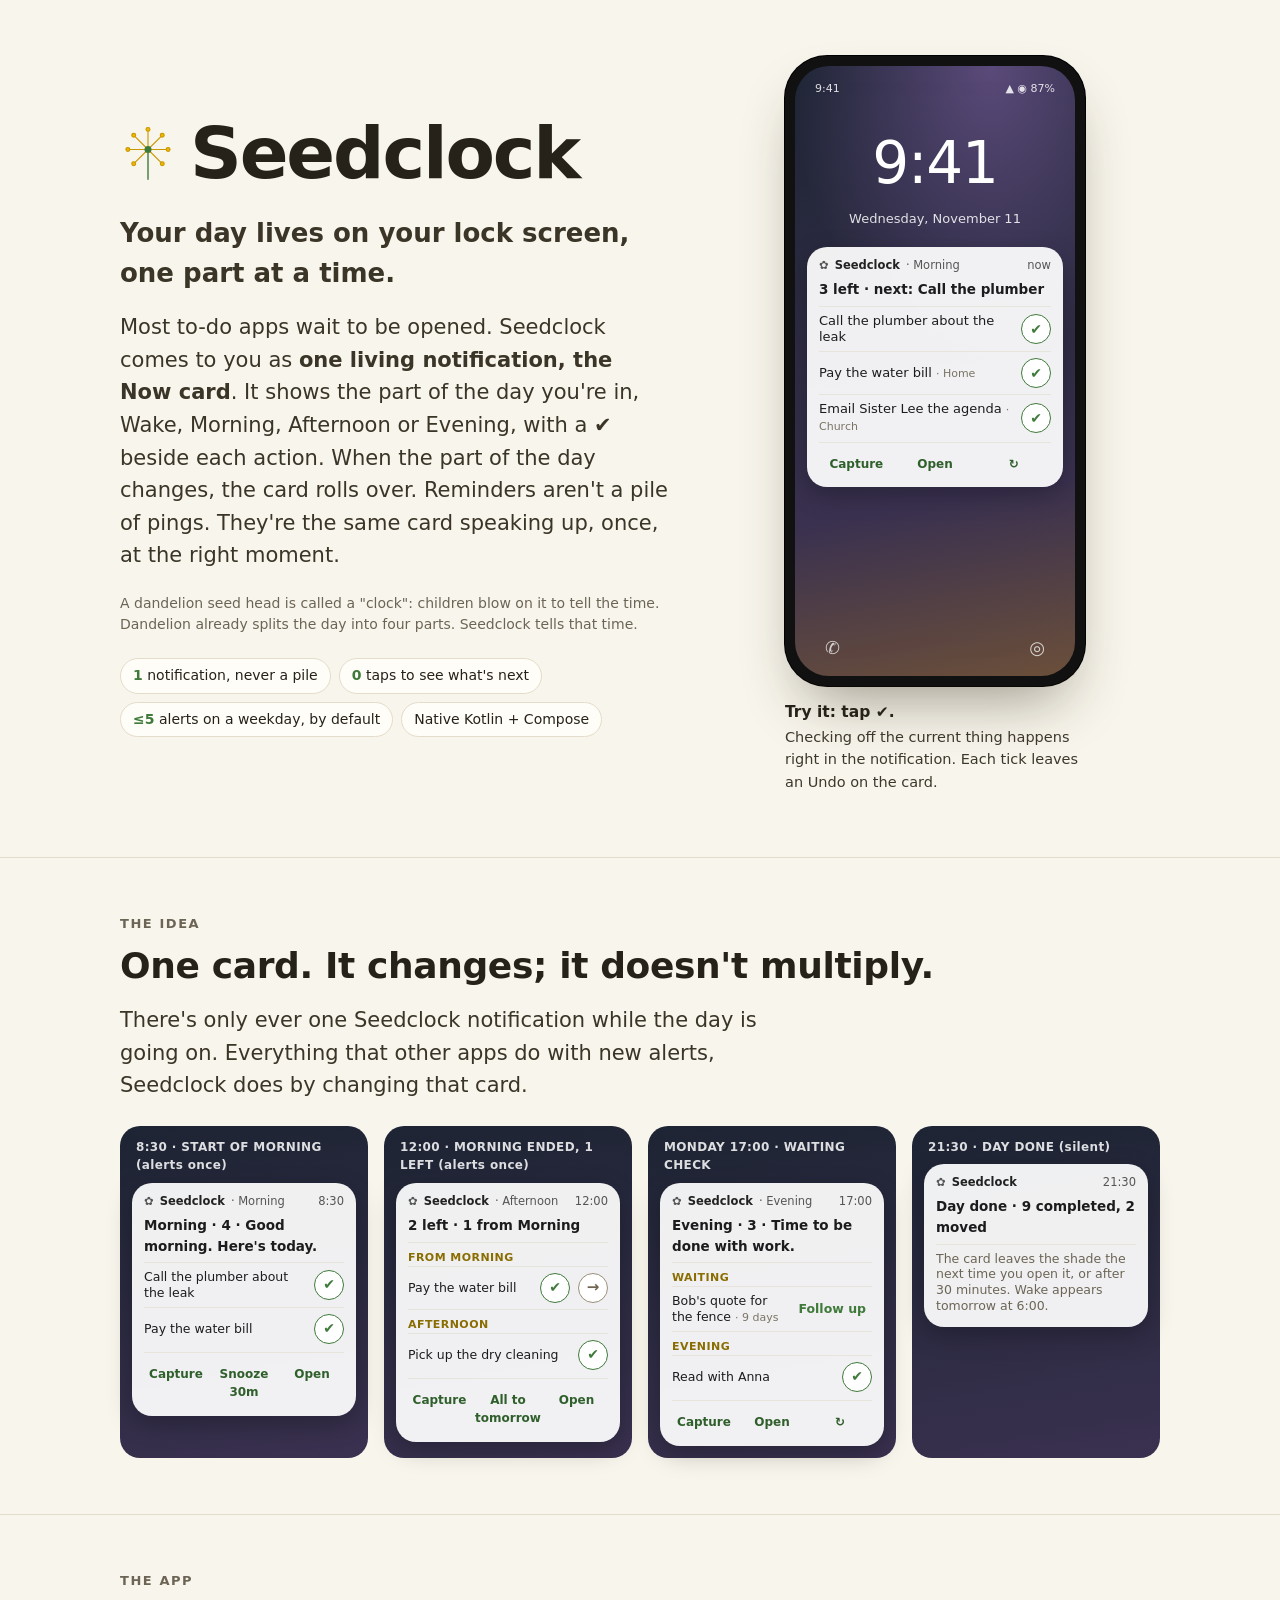
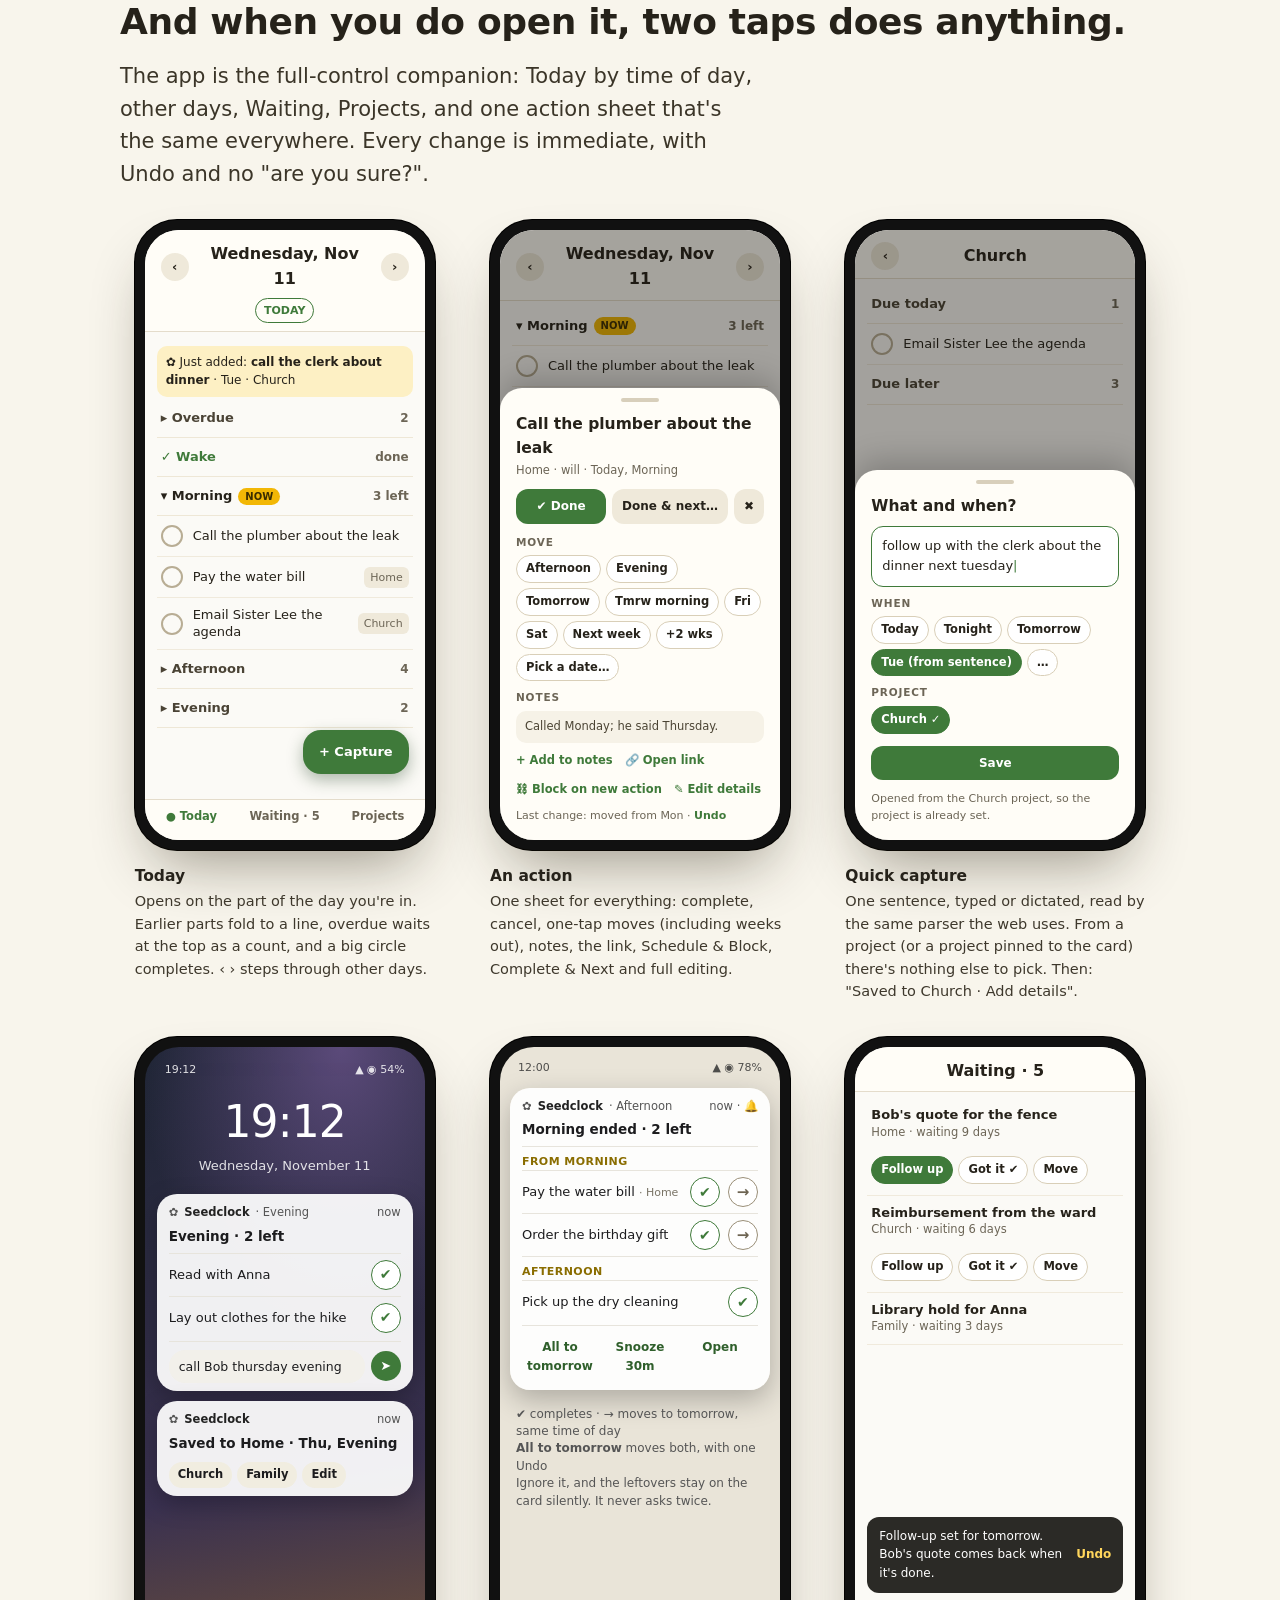
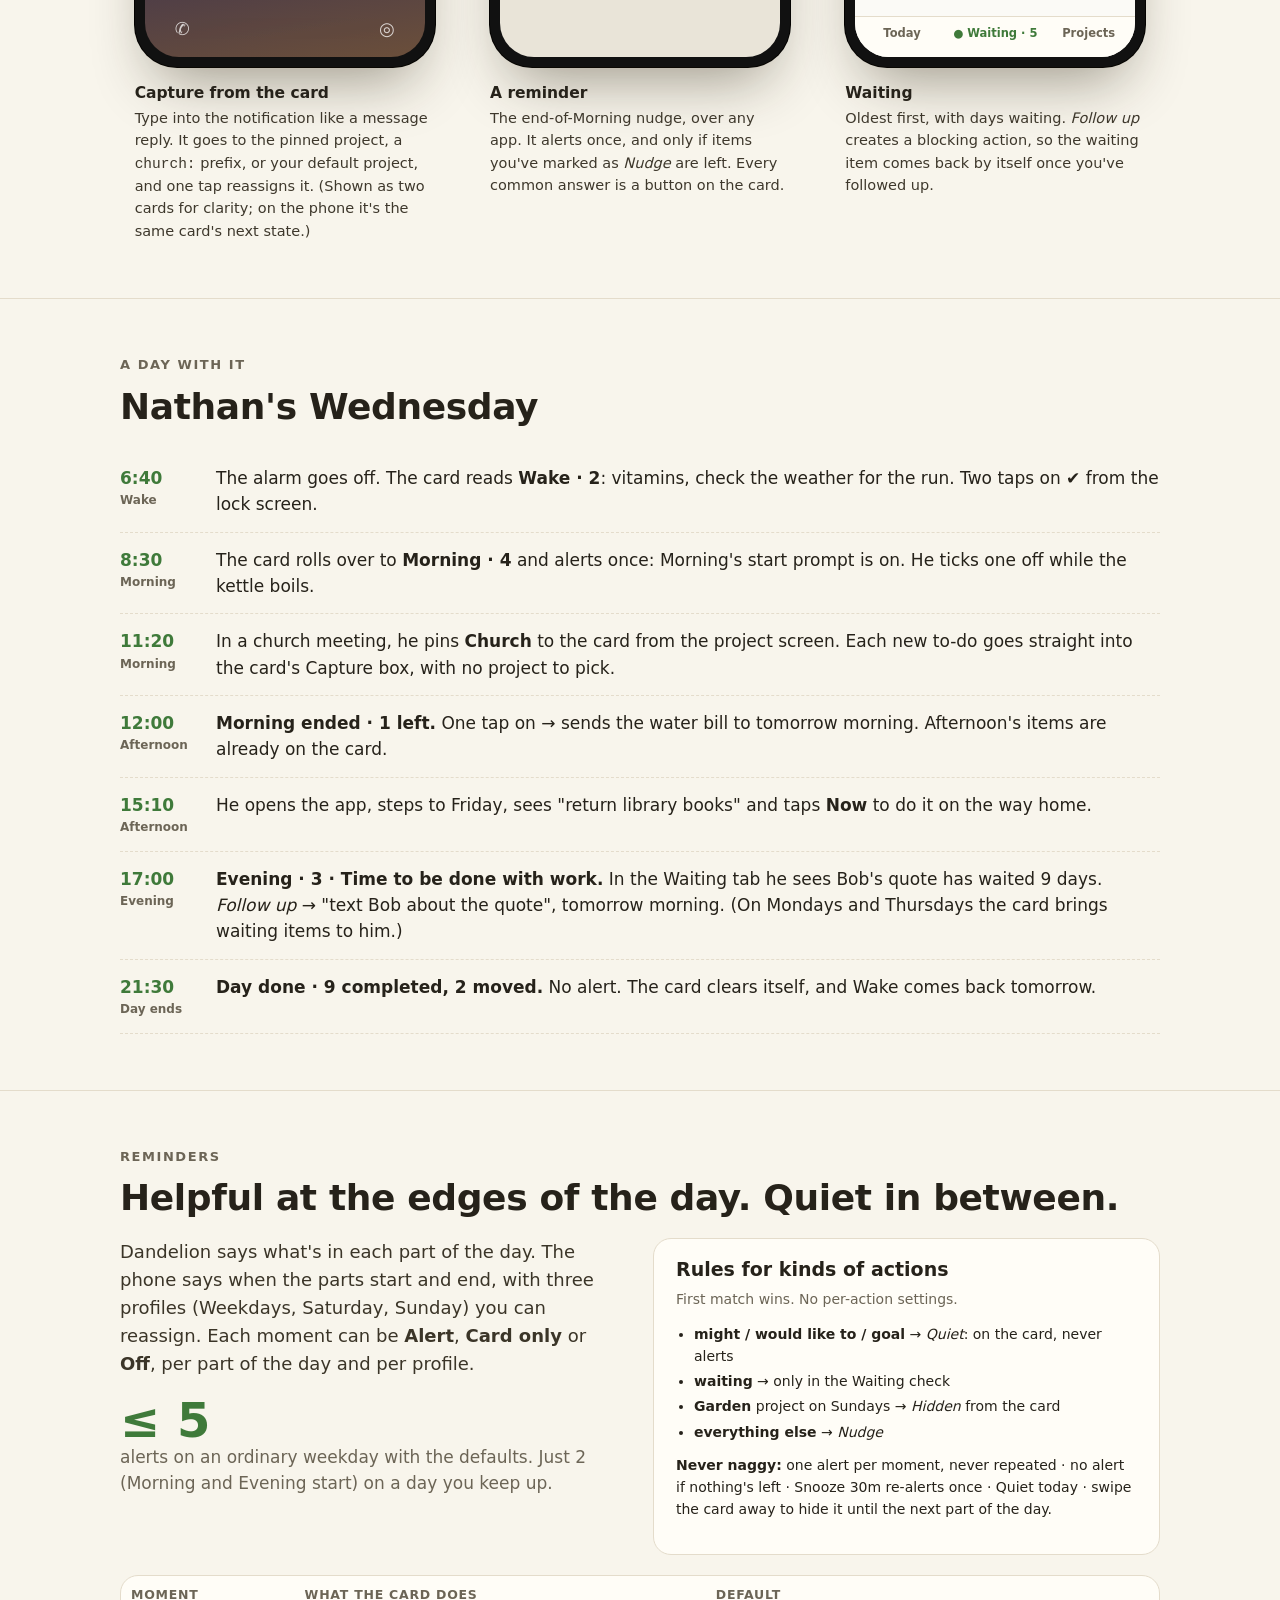
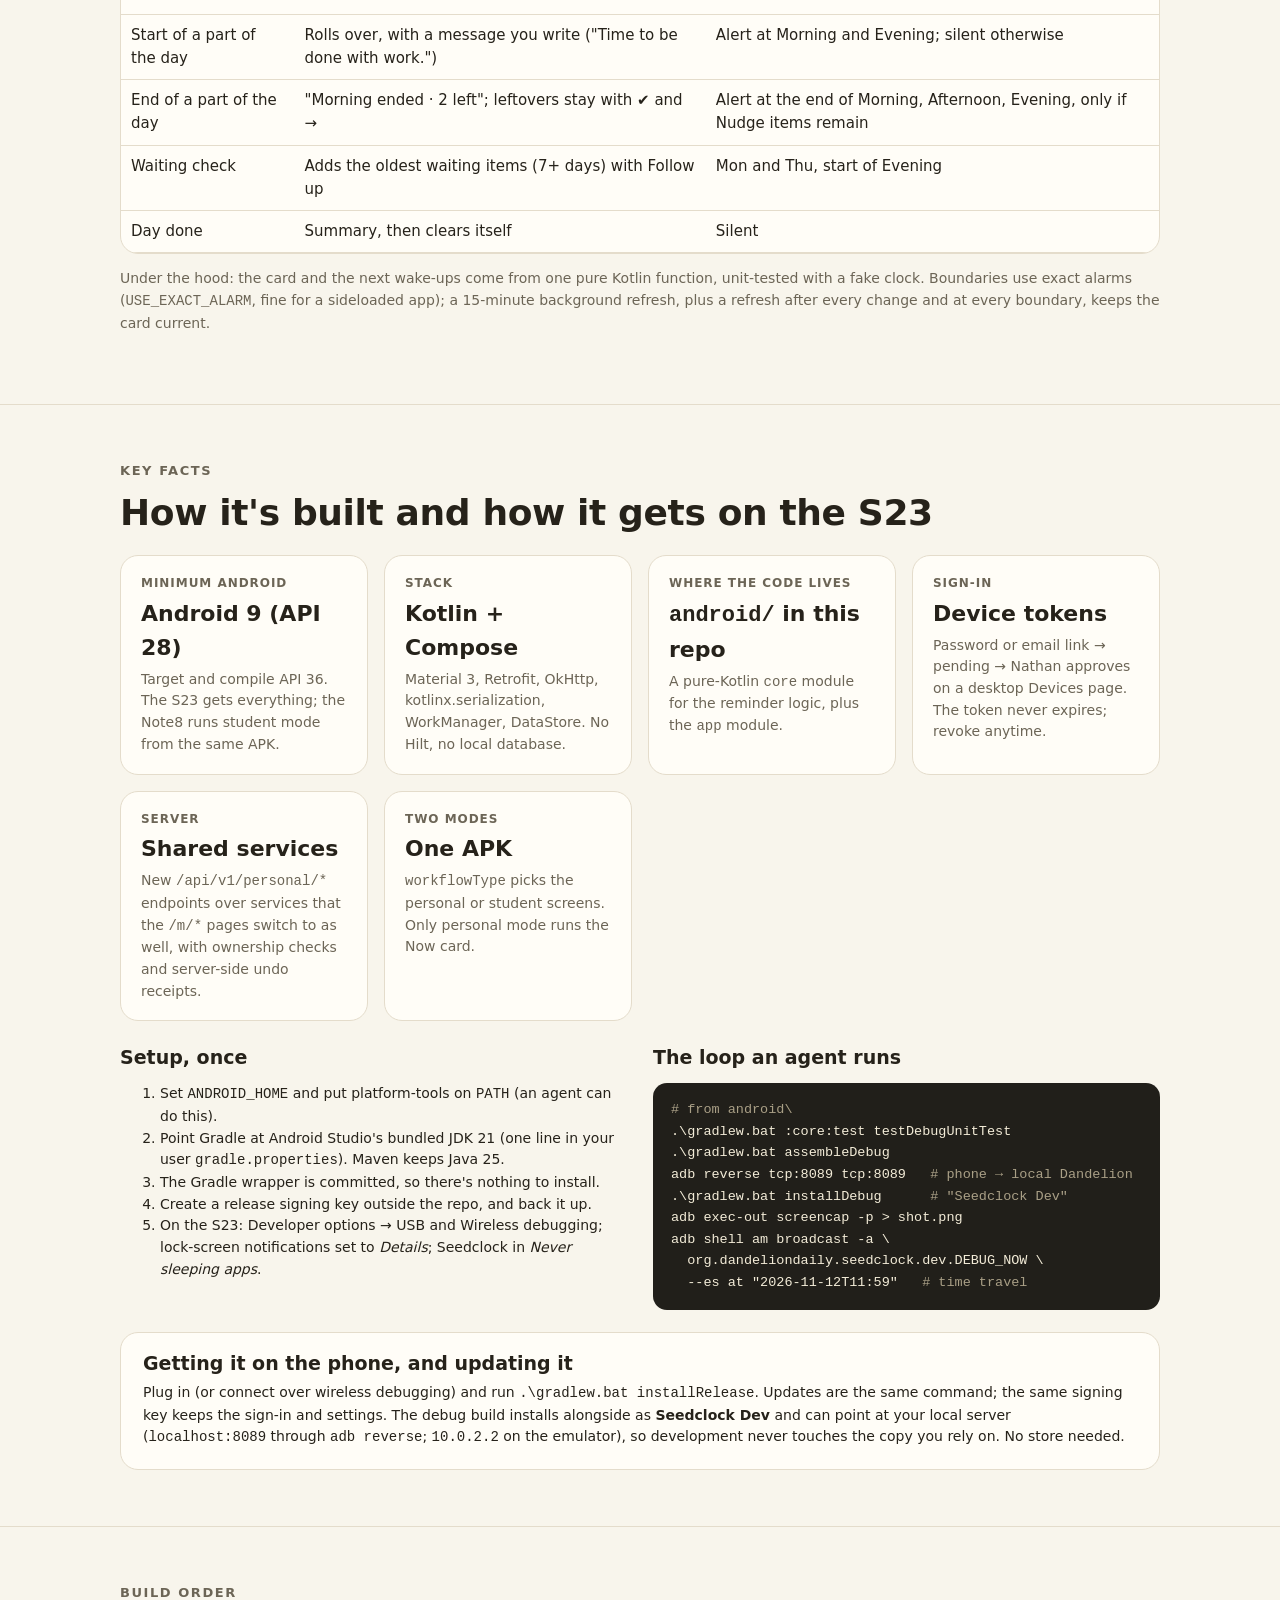
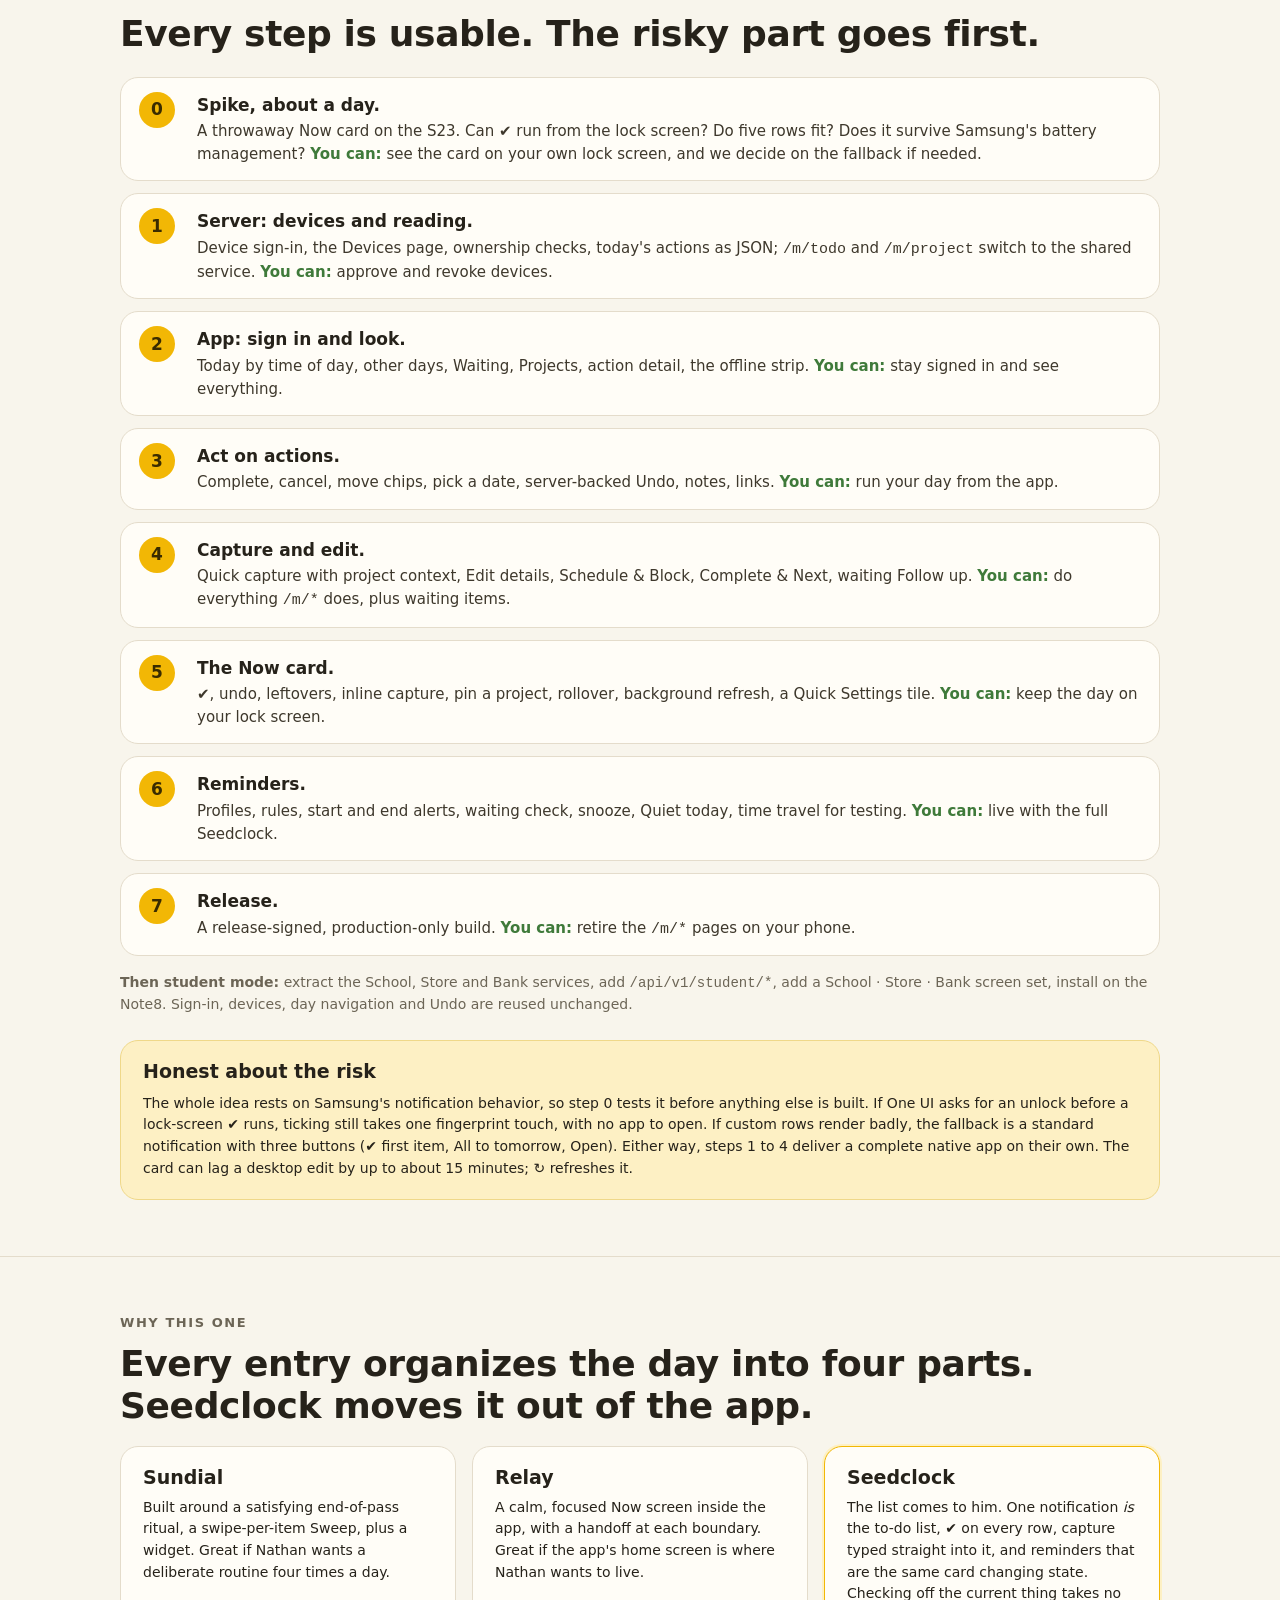
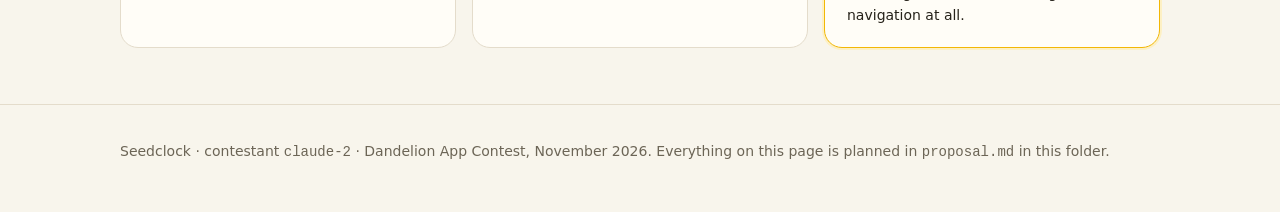
<file: docs/plans/Android App/contest/claude-2/index.html>
<!doctype html>
<html lang="en">
<head>
<meta charset="utf-8">
<meta name="viewport" content="width=device-width, initial-scale=1">
<title>Seedclock</title>
<style>
:root{
  --bg:#f8f5ec; --paper:#fffdf7; --ink:#26221a; --muted:#6c6556; --line:#e4dccb;
  --sun:#f2b705; --sun-soft:#fdf0c4; --leaf:#3f7a3a; --leaf-soft:#e3efdc; --warn:#b3471d;
  --night1:#1d2433; --night2:#3a3150; --glass:rgba(255,255,255,.93); --glass-ink:#1c1c1e;
  --app-bg:#fbfaf6; --chip:#efe9da;
  --radius:18px;
  --font: system-ui, -apple-system, "Segoe UI", Roboto, "Helvetica Neue", Arial, sans-serif;
}
*{box-sizing:border-box}
html,body{margin:0}
body{background:var(--bg);color:var(--ink);font-family:var(--font);line-height:1.55;font-size:17px;-webkit-text-size-adjust:100%}
a{color:var(--leaf)}
.wrap{max-width:1080px;margin:0 auto;padding:0 20px}
section{padding:56px 0;border-top:1px solid var(--line)}
h1,h2,h3{line-height:1.15;margin:0 0 .5em}
h2{font-size:clamp(26px,4vw,36px);letter-spacing:-.01em}
h3{font-size:19px}
p{margin:0 0 1em}
.kicker{font-size:13px;letter-spacing:.12em;text-transform:uppercase;color:var(--muted);font-weight:600;margin-bottom:10px}
.lede{font-size:clamp(18px,2.2vw,21px);color:#3b3528;max-width:640px}
.muted{color:var(--muted)}
.small{font-size:14px}

/* hero */
.hero{display:grid;grid-template-columns:1.1fr .9fr;gap:40px;align-items:center;padding:56px 0 64px}
.brand{display:flex;align-items:center;gap:14px;margin-bottom:18px}
.brand h1{font-size:clamp(44px,7vw,72px);letter-spacing:-.03em;margin:0}
.tagline{font-size:clamp(20px,2.6vw,26px);font-weight:600;margin:0 0 18px;color:#3b3528}
.pill-row{display:flex;flex-wrap:wrap;gap:8px;margin-top:22px}
.pill{background:var(--paper);border:1px solid var(--line);border-radius:999px;padding:6px 12px;font-size:14px}
.pill b{color:var(--leaf)}

/* phone */
.phone{width:300px;max-width:100%;margin:0 auto;border-radius:42px;background:#111;padding:10px;box-shadow:0 30px 60px -20px rgba(40,30,10,.45),0 0 0 1px #000}
.screen{border-radius:34px;overflow:hidden;position:relative;height:610px;font-size:13px}
.lock{background:radial-gradient(120% 80% at 70% 0%,#5b4a7a 0%,transparent 60%),linear-gradient(170deg,var(--night1),var(--night2) 70%,#6b4f3a);color:#fff;padding:14px 12px}
.status{display:flex;justify-content:space-between;font-size:11px;opacity:.85;padding:0 8px}
.clock{text-align:center;font-size:58px;font-weight:300;letter-spacing:-.02em;margin:22px 0 0}
.date{text-align:center;font-size:13px;opacity:.85;margin-bottom:18px}
.notif{background:var(--glass);color:var(--glass-ink);border-radius:20px;padding:10px 12px 8px;box-shadow:0 8px 24px rgba(0,0,0,.25)}
.notif-h{display:flex;align-items:center;gap:6px;font-size:11.5px;color:#555}
.notif-h b{color:#222}
.notif-h .t{margin-left:auto}
.notif-title{font-weight:650;font-size:13.5px;margin:4px 0 6px}
.nrow{display:flex;align-items:center;gap:8px;border-top:1px solid #e7e4dc;padding:6px 0;min-height:36px}
.nrow .d{flex:1;line-height:1.25}
.nrow .p{font-size:11px;color:#7a7466}
.tick,.mv{flex:none;width:30px;height:30px;border-radius:50%;border:1.5px solid var(--leaf);display:grid;place-items:center;color:var(--leaf);font-weight:700;background:#fff;cursor:pointer;font-size:14px;padding:0;font-family:inherit}
.mv{border-color:#9a8f78;color:#6d6452;font-size:15px}
.tick:hover{background:var(--leaf-soft)}
.nrow.done .d{color:#7b8a76}
.nrow.done .d s{color:#8c9a88}
.undo{flex:none;background:none;border:0;color:var(--leaf);font-weight:700;cursor:pointer;font-size:12.5px;padding:4px 6px;font-family:inherit}
.sub{font-size:11px;font-weight:700;color:#8a6d00;letter-spacing:.04em;text-transform:uppercase;padding:6px 0 0;border-top:1px solid #e7e4dc}
.nacts{display:flex;gap:4px;border-top:1px solid #e7e4dc;padding-top:6px;margin-top:2px}
.nacts span{flex:1;text-align:center;font-weight:650;font-size:12px;color:#2f5f2b;padding:6px 0;border-radius:10px}
.nacts span:hover{background:#f1efe8}
.reply{display:flex;gap:6px;align-items:center;border-top:1px solid #e7e4dc;padding-top:8px;margin-top:2px}
.reply .in{flex:1;background:#f2f0ea;border-radius:16px;padding:7px 10px;font-size:12.5px}
.reply .send{width:30px;height:30px;border-radius:50%;background:var(--leaf);color:#fff;display:grid;place-items:center;font-size:13px}
.chipset{display:flex;gap:5px;flex-wrap:wrap;padding-top:6px}
.chipset span{background:#f1ede0;border-radius:999px;padding:4px 9px;font-size:11.5px;font-weight:600}
.lockfoot{position:absolute;bottom:14px;left:0;right:0;display:flex;justify-content:space-between;padding:0 30px;opacity:.75;font-size:18px}

/* app screens */
.app{background:var(--app-bg);color:var(--ink);display:flex;flex-direction:column}
.appbar{padding:12px 16px 8px;background:var(--paper);border-bottom:1px solid var(--line)}
.appbar .row{display:flex;align-items:center;gap:8px}
.appbar .title{font-weight:700;font-size:16px;flex:1;text-align:center}
.appbar .nav{width:28px;height:28px;border-radius:50%;display:grid;place-items:center;background:var(--chip);font-weight:700}
.appbar .today{font-size:11px;font-weight:700;color:var(--leaf);border:1px solid var(--leaf);border-radius:999px;padding:3px 8px}
.list{flex:1;overflow:hidden;padding:6px 12px}
.sec{display:flex;align-items:center;gap:6px;padding:9px 4px;font-weight:650;font-size:13px;color:#4a4335;border-bottom:1px solid #eee7d6}
.sec .c{margin-left:auto;font-weight:600;color:var(--muted);font-size:12px}
.sec.now{color:var(--ink)}
.sec.now .badge{background:var(--sun);color:#3a2c00;border-radius:999px;font-size:10px;padding:1px 7px;font-weight:700}
.arow{display:flex;align-items:center;gap:10px;padding:9px 4px;border-bottom:1px solid #f0eadc}
.circle{width:22px;height:22px;border-radius:50%;border:2px solid #b8ad94;flex:none}
.arow .d{flex:1;line-height:1.25}
.arow .proj{font-size:11px;color:var(--muted);background:var(--chip);border-radius:6px;padding:2px 6px}
.just{background:var(--sun-soft);border-radius:10px;padding:7px 9px;margin:8px 0 2px;font-size:12px}
.fab{position:absolute;right:16px;bottom:66px;background:var(--leaf);color:#fff;border-radius:18px;padding:12px 16px;font-weight:700;box-shadow:0 6px 16px rgba(30,60,30,.35)}
.tabs{display:flex;border-top:1px solid var(--line);background:var(--paper);padding:8px 0 14px}
.tabs span{flex:1;text-align:center;font-size:11.5px;color:var(--muted);font-weight:600}
.tabs span.on{color:var(--leaf)}
.snack{position:absolute;left:12px;right:12px;bottom:64px;background:#2b2a26;color:#fff;border-radius:12px;padding:10px 12px;display:flex;font-size:12px;gap:8px;align-items:center}
.snack b{color:#ffd65c;margin-left:auto}
.offline{background:#fbe3d8;color:var(--warn);font-size:11.5px;font-weight:650;padding:5px 12px}

/* sheet */
.scrim{position:absolute;inset:0;background:rgba(20,18,12,.38)}
.sheet{position:absolute;left:0;right:0;bottom:0;background:var(--paper);border-radius:22px 22px 0 0;padding:10px 16px 16px;box-shadow:0 -10px 30px rgba(0,0,0,.2)}
.grab{width:38px;height:4px;border-radius:4px;background:#d8cfbb;margin:0 auto 10px}
.sheet h4{margin:0;font-size:15.5px}
.meta{font-size:11.5px;color:var(--muted);margin:2px 0 10px}
.btns{display:flex;gap:6px;margin-bottom:10px}
.btn{border-radius:12px;padding:8px 10px;font-weight:700;font-size:12px;background:var(--chip);text-align:center}
.btn.pri{background:var(--leaf);color:#fff;flex:1}
.lbl{font-size:10.5px;font-weight:700;letter-spacing:.08em;text-transform:uppercase;color:var(--muted);margin:8px 0 5px}
.chips{display:flex;flex-wrap:wrap;gap:5px}
.chips span{border:1px solid #d9cfb8;border-radius:999px;padding:4px 9px;font-size:11.5px;font-weight:600;background:#fff}
.chips span.sel{background:var(--leaf);border-color:var(--leaf);color:#fff}
.notes{background:#f6f2e7;border-radius:10px;padding:7px 9px;font-size:11.5px;color:#4b4434}
.field{border:1.5px solid var(--leaf);border-radius:12px;padding:9px 10px;font-size:13px;background:#fff}
.links{display:flex;gap:12px;font-size:11.5px;font-weight:650;color:var(--leaf);margin-top:9px;flex-wrap:wrap}
.hist{font-size:11px;color:var(--muted);margin-top:8px}
.hist b{color:var(--leaf)}

/* layout bits */
.screens{display:grid;grid-template-columns:repeat(auto-fit,minmax(300px,1fr));gap:34px 26px;margin-top:30px}
.shot figcaption{max-width:300px;margin:14px auto 0;font-size:14.5px;color:#3e382c}
.shot figcaption b{display:block;font-size:15.5px;color:var(--ink);margin-bottom:2px}
figure{margin:0}
.states{display:grid;grid-template-columns:repeat(auto-fit,minmax(230px,1fr));gap:16px;margin-top:24px}
.state{background:linear-gradient(170deg,var(--night1),var(--night2));border-radius:20px;padding:12px;color:#fff;font-size:13px}
.state .cap{font-size:12px;opacity:.85;margin:0 4px 8px;font-weight:600;letter-spacing:.03em}
.state .notif{font-size:12.5px}
.day{display:grid;gap:0;margin-top:24px;position:relative}
.beat{display:grid;grid-template-columns:80px 1fr;gap:16px;padding:14px 0;border-bottom:1px dashed var(--line)}
.beat .tm{font-weight:800;font-variant-numeric:tabular-nums;color:var(--leaf)}
.beat .tm small{display:block;font-weight:600;color:var(--muted);font-size:12px}
.grid2{display:grid;grid-template-columns:1fr 1fr;gap:26px}
.card{background:var(--paper);border:1px solid var(--line);border-radius:var(--radius);padding:20px 22px}
.card h3{margin-bottom:.4em}
.card ul{margin:0;padding-left:18px}
.card li{margin:.25em 0}
table{border-collapse:collapse;width:100%;font-size:15px}
th,td{text-align:left;padding:9px 10px;border-bottom:1px solid var(--line);vertical-align:top}
th{font-size:12.5px;text-transform:uppercase;letter-spacing:.06em;color:var(--muted)}
.tablewrap{overflow-x:auto;background:var(--paper);border:1px solid var(--line);border-radius:var(--radius);margin-top:20px}
.big{font-size:clamp(34px,5vw,48px);font-weight:800;color:var(--leaf);line-height:1}
.facts{display:grid;grid-template-columns:repeat(auto-fit,minmax(220px,1fr));gap:16px;margin-top:22px}
.fact{background:var(--paper);border:1px solid var(--line);border-radius:var(--radius);padding:18px 20px}
.fact .k{font-size:12px;text-transform:uppercase;letter-spacing:.08em;color:var(--muted);font-weight:700}
.fact .v{font-size:22px;font-weight:750;margin:4px 0}
pre{background:#211f1a;color:#f3ecd8;border-radius:14px;padding:16px 18px;overflow-x:auto;font-size:13.5px;line-height:1.6;margin:14px 0 0}
pre .c{color:#a99f86}
.steps{counter-reset:s;display:grid;gap:12px;margin-top:22px}
.step{display:grid;grid-template-columns:44px 1fr;gap:14px;background:var(--paper);border:1px solid var(--line);border-radius:var(--radius);padding:14px 18px}
.step .n{width:36px;height:36px;border-radius:50%;background:var(--sun);display:grid;place-items:center;font-weight:800;color:#3a2c00}
.step p{margin:2px 0 0;font-size:15px;color:#3e382c}
.step b.can{color:var(--leaf)}
.honest{background:var(--sun-soft);border:1px solid #efd889;border-radius:var(--radius);padding:20px 22px;margin-top:24px}
.vs{display:grid;grid-template-columns:repeat(auto-fit,minmax(260px,1fr));gap:16px;margin-top:20px}
footer{padding:36px 0 60px;color:var(--muted);font-size:14px;border-top:1px solid var(--line)}
.seed{width:56px;height:56px;flex:none}

@media (max-width:820px){
  .hero{grid-template-columns:1fr;padding-top:36px}
  .grid2{grid-template-columns:1fr}
  .beat{grid-template-columns:64px 1fr;gap:12px}
  section{padding:44px 0}
  body{font-size:16px}
  .wrap{padding:0 16px}
}
@media (max-width:340px){ .phone{border-radius:30px;padding:6px} .screen{border-radius:26px} }
</style>
</head>
<body>

<div class="wrap">
  <!-- HERO -->
  <div class="hero">
    <div>
      <div class="brand">
        <svg class="seed" viewBox="0 0 64 64" aria-hidden="true">
          <g stroke="#3f7a3a" stroke-width="1.6" stroke-linecap="round">
            <line x1="32" y1="32" x2="32" y2="62"/>
          </g>
          <g stroke="#c99a00" stroke-width="1.3" stroke-linecap="round" fill="#f2b705">
            <line x1="32" y1="28" x2="32" y2="6"/><circle cx="32" cy="5" r="2.2"/>
            <line x1="32" y1="28" x2="47.6" y2="12.4"/><circle cx="48.3" cy="11.7" r="2.2"/>
            <line x1="32" y1="28" x2="54" y2="28"/><circle cx="55" cy="28" r="2.2"/>
            <line x1="32" y1="28" x2="47.6" y2="43.6"/><circle cx="48.3" cy="44.3" r="2.2"/>
            <line x1="32" y1="28" x2="16.4" y2="43.6"/><circle cx="15.7" cy="44.3" r="2.2"/>
            <line x1="32" y1="28" x2="10" y2="28"/><circle cx="9" cy="28" r="2.2"/>
            <line x1="32" y1="28" x2="16.4" y2="12.4"/><circle cx="15.7" cy="11.7" r="2.2"/>
          </g>
          <circle cx="32" cy="28" r="4" fill="#3f7a3a"/>
        </svg>
        <h1>Seedclock</h1>
      </div>
      <p class="tagline">Your day lives on your lock screen, one part at a time.</p>
      <p class="lede">Most to-do apps wait to be opened. Seedclock comes to you as <b>one living notification, the Now card</b>. It shows the part of the day you're in, Wake, Morning, Afternoon or Evening, with a ✔ beside each action. When the part of the day changes, the card rolls over. Reminders aren't a pile of pings. They're the same card speaking up, once, at the right moment.</p>
      <p class="muted small">A dandelion seed head is called a "clock": children blow on it to tell the time. Dandelion already splits the day into four parts. Seedclock tells that time.</p>
      <div class="pill-row">
        <span class="pill"><b>1</b> notification, never a pile</span>
        <span class="pill"><b>0</b> taps to see what's next</span>
        <span class="pill"><b>≤5</b> alerts on a weekday, by default</span>
        <span class="pill">Native Kotlin + Compose</span>
      </div>
    </div>

    <!-- Hero phone: interactive lock screen -->
    <figure class="shot">
      <div class="phone"><div class="screen lock" id="heroLock">
        <div class="status"><span>9:41</span><span>▲ ◉ 87%</span></div>
        <div class="clock">9:41</div>
        <div class="date">Wednesday, November 11</div>
        <div class="notif" id="heroCard">
          <div class="notif-h"><span>✿</span><b>Seedclock</b> · Morning<span class="t">now</span></div>
          <div class="notif-title" id="heroCount">3 left · next: Call the plumber</div>
          <div class="nrow" data-d="Call the plumber about the leak" data-p=""><span class="d">Call the plumber about the leak</span><button class="tick" aria-label="Complete">✔</button></div>
          <div class="nrow" data-d="Pay the water bill" data-p="Home"><span class="d">Pay the water bill <span class="p">· Home</span></span><button class="tick" aria-label="Complete">✔</button></div>
          <div class="nrow" data-d="Email Sister Lee the agenda" data-p="Church"><span class="d">Email Sister Lee the agenda <span class="p">· Church</span></span><button class="tick" aria-label="Complete">✔</button></div>
          <div class="nacts"><span>Capture</span><span>Open</span><span>↻</span></div>
        </div>
        <div class="lockfoot"><span>✆</span><span>◎</span></div>
      </div></div>
      <figcaption><b>Try it: tap ✔.</b>Checking off the current thing happens right in the notification. Each tick leaves an Undo on the card.</figcaption>
    </figure>
  </div>
</div>

<!-- THE CARD'S STATES -->
<section>
  <div class="wrap">
    <div class="kicker">The idea</div>
    <h2>One card. It changes; it doesn't multiply.</h2>
    <p class="lede">There's only ever one Seedclock notification while the day is going on. Everything that other apps do with new alerts, Seedclock does by changing that card.</p>
    <div class="states">
      <div class="state">
        <div class="cap">8:30 · START OF MORNING (alerts once)</div>
        <div class="notif">
          <div class="notif-h"><span>✿</span><b>Seedclock</b> · Morning<span class="t">8:30</span></div>
          <div class="notif-title">Morning · 4 · Good morning. Here's today.</div>
          <div class="nrow"><span class="d">Call the plumber about the leak</span><span class="tick">✔</span></div>
          <div class="nrow"><span class="d">Pay the water bill</span><span class="tick">✔</span></div>
          <div class="nacts"><span>Capture</span><span>Snooze 30m</span><span>Open</span></div>
        </div>
      </div>
      <div class="state">
        <div class="cap">12:00 · MORNING ENDED, 1 LEFT (alerts once)</div>
        <div class="notif">
          <div class="notif-h"><span>✿</span><b>Seedclock</b> · Afternoon<span class="t">12:00</span></div>
          <div class="notif-title">2 left · 1 from Morning</div>
          <div class="sub">from Morning</div>
          <div class="nrow"><span class="d">Pay the water bill</span><span class="tick">✔</span><span class="mv">→</span></div>
          <div class="sub">Afternoon</div>
          <div class="nrow"><span class="d">Pick up the dry cleaning</span><span class="tick">✔</span></div>
          <div class="nacts"><span>Capture</span><span>All to tomorrow</span><span>Open</span></div>
        </div>
      </div>
      <div class="state">
        <div class="cap">MONDAY 17:00 · WAITING CHECK</div>
        <div class="notif">
          <div class="notif-h"><span>✿</span><b>Seedclock</b> · Evening<span class="t">17:00</span></div>
          <div class="notif-title">Evening · 3 · Time to be done with work.</div>
          <div class="sub">Waiting</div>
          <div class="nrow"><span class="d">Bob's quote for the fence <span class="p">· 9 days</span></span><span class="undo">Follow up</span></div>
          <div class="sub">Evening</div>
          <div class="nrow"><span class="d">Read with Anna</span><span class="tick">✔</span></div>
          <div class="nacts"><span>Capture</span><span>Open</span><span>↻</span></div>
        </div>
      </div>
      <div class="state">
        <div class="cap">21:30 · DAY DONE (silent)</div>
        <div class="notif">
          <div class="notif-h"><span>✿</span><b>Seedclock</b><span class="t">21:30</span></div>
          <div class="notif-title">Day done · 9 completed, 2 moved</div>
          <div class="nrow"><span class="d muted">The card leaves the shade the next time you open it, or after 30 minutes. Wake appears tomorrow at 6:00.</span></div>
        </div>
      </div>
    </div>
  </div>
</section>

<!-- MOCK SCREENS -->
<section>
  <div class="wrap">
    <div class="kicker">The app</div>
    <h2>And when you do open it, two taps does anything.</h2>
    <p class="lede">The app is the full-control companion: Today by time of day, other days, Waiting, Projects, and one action sheet that's the same everywhere. Every change is immediate, with Undo and no "are you sure?".</p>

    <div class="screens">
      <!-- TODAY -->
      <figure class="shot">
        <div class="phone"><div class="screen app">
          <div class="appbar">
            <div class="row"><span class="nav">‹</span><span class="title">Wednesday, Nov 11</span><span class="nav">›</span></div>
            <div class="row" style="justify-content:center;margin-top:6px"><span class="today">TODAY</span></div>
          </div>
          <div class="list">
            <div class="just">✿ Just added: <b>call the clerk about dinner</b> · Tue · Church</div>
            <div class="sec">▸ Overdue <span class="c">2</span></div>
            <div class="sec" style="color:var(--leaf)">✓ Wake <span class="c">done</span></div>
            <div class="sec now">▾ Morning <span class="badge">NOW</span><span class="c">3 left</span></div>
            <div class="arow"><span class="circle"></span><span class="d">Call the plumber about the leak</span></div>
            <div class="arow"><span class="circle"></span><span class="d">Pay the water bill</span><span class="proj">Home</span></div>
            <div class="arow"><span class="circle"></span><span class="d">Email Sister Lee the agenda</span><span class="proj">Church</span></div>
            <div class="sec">▸ Afternoon <span class="c">4</span></div>
            <div class="sec">▸ Evening <span class="c">2</span></div>
          </div>
          <div class="fab">+ Capture</div>
          <div class="tabs"><span class="on">● Today</span><span>Waiting · 5</span><span>Projects</span></div>
        </div></div>
        <figcaption><b>Today</b>Opens on the part of the day you're in. Earlier parts fold to a line, overdue waits at the top as a count, and a big circle completes. ‹ › steps through other days.</figcaption>
      </figure>

      <!-- ACTION SHEET -->
      <figure class="shot">
        <div class="phone"><div class="screen app">
          <div class="appbar"><div class="row"><span class="nav">‹</span><span class="title">Wednesday, Nov 11</span><span class="nav">›</span></div></div>
          <div class="list">
            <div class="sec now">▾ Morning <span class="badge">NOW</span><span class="c">3 left</span></div>
            <div class="arow"><span class="circle"></span><span class="d">Call the plumber about the leak</span></div>
          </div>
          <div class="scrim"></div>
          <div class="sheet">
            <div class="grab"></div>
            <h4>Call the plumber about the leak</h4>
            <div class="meta">Home · will · Today, Morning</div>
            <div class="btns"><span class="btn pri">✔ Done</span><span class="btn">Done &amp; next…</span><span class="btn">✖</span></div>
            <div class="lbl">Move</div>
            <div class="chips">
              <span>Afternoon</span><span>Evening</span><span>Tomorrow</span><span>Tmrw morning</span>
              <span>Fri</span><span>Sat</span><span>Next week</span><span>+2 wks</span><span>Pick a date…</span>
            </div>
            <div class="lbl">Notes</div>
            <div class="notes">Called Monday; he said Thursday.</div>
            <div class="links"><span>+ Add to notes</span><span>🔗 Open link</span><span>⛓ Block on new action</span><span>✎ Edit details</span></div>
            <div class="hist">Last change: moved from Mon · <b>Undo</b></div>
          </div>
        </div></div>
        <figcaption><b>An action</b>One sheet for everything: complete, cancel, one-tap moves (including weeks out), notes, the link, Schedule &amp; Block, Complete &amp; Next and full editing.</figcaption>
      </figure>

      <!-- CAPTURE -->
      <figure class="shot">
        <div class="phone"><div class="screen app">
          <div class="appbar"><div class="row"><span class="nav">‹</span><span class="title">Church</span><span class="nav" style="visibility:hidden">›</span></div></div>
          <div class="list">
            <div class="sec">Due today <span class="c">1</span></div>
            <div class="arow"><span class="circle"></span><span class="d">Email Sister Lee the agenda</span></div>
            <div class="sec">Due later <span class="c">3</span></div>
          </div>
          <div class="scrim"></div>
          <div class="sheet">
            <div class="grab"></div>
            <h4>What and when?</h4>
            <div class="field" style="margin-top:8px">follow up with the clerk about the dinner next tuesday<span style="color:var(--leaf)">|</span></div>
            <div class="lbl">When</div>
            <div class="chips"><span>Today</span><span>Tonight</span><span>Tomorrow</span><span class="sel">Tue (from sentence)</span><span>…</span></div>
            <div class="lbl">Project</div>
            <div class="chips"><span class="sel">Church ✓</span></div>
            <div class="btns" style="margin-top:12px"><span class="btn pri">Save</span></div>
            <div class="hist">Opened from the Church project, so the project is already set.</div>
          </div>
        </div></div>
        <figcaption><b>Quick capture</b>One sentence, typed or dictated, read by the same parser the web uses. From a project (or a project pinned to the card) there's nothing else to pick. Then: "Saved to Church · Add details".</figcaption>
      </figure>

      <!-- INLINE CAPTURE ON CARD -->
      <figure class="shot">
        <div class="phone"><div class="screen lock">
          <div class="status"><span>19:12</span><span>▲ ◉ 54%</span></div>
          <div class="clock" style="font-size:44px;margin-top:10px">19:12</div>
          <div class="date">Wednesday, November 11</div>
          <div class="notif">
            <div class="notif-h"><span>✿</span><b>Seedclock</b> · Evening<span class="t">now</span></div>
            <div class="notif-title">Evening · 2 left</div>
            <div class="nrow"><span class="d">Read with Anna</span><span class="tick">✔</span></div>
            <div class="nrow"><span class="d">Lay out clothes for the hike</span><span class="tick">✔</span></div>
            <div class="reply"><span class="in">call Bob thursday evening</span><span class="send">➤</span></div>
          </div>
          <div class="notif" style="margin-top:10px">
            <div class="notif-h"><span>✿</span><b>Seedclock</b><span class="t">now</span></div>
            <div class="notif-title" style="margin-bottom:2px">Saved to Home · Thu, Evening</div>
            <div class="chipset"><span>Church</span><span>Family</span><span>Edit</span></div>
          </div>
          <div class="lockfoot"><span>✆</span><span>◎</span></div>
        </div></div>
        <figcaption><b>Capture from the card</b>Type into the notification like a message reply. It goes to the pinned project, a <code>church:</code> prefix, or your default project, and one tap reassigns it. (Shown as two cards for clarity; on the phone it's the same card's next state.)</figcaption>
      </figure>

      <!-- REMINDER: END NUDGE -->
      <figure class="shot">
        <div class="phone"><div class="screen app" style="background:#e9e4d8">
          <div class="status" style="color:#333;padding:12px 18px 0"><span>12:00</span><span>▲ ◉ 78%</span></div>
          <div style="padding:12px 10px">
            <div class="notif" style="box-shadow:0 10px 28px rgba(0,0,0,.25)">
              <div class="notif-h"><span>✿</span><b>Seedclock</b> · Afternoon<span class="t">now · 🔔</span></div>
              <div class="notif-title">Morning ended · 2 left</div>
              <div class="sub">from Morning</div>
              <div class="nrow"><span class="d">Pay the water bill <span class="p">· Home</span></span><span class="tick">✔</span><span class="mv">→</span></div>
              <div class="nrow"><span class="d">Order the birthday gift</span><span class="tick">✔</span><span class="mv">→</span></div>
              <div class="sub">Afternoon</div>
              <div class="nrow"><span class="d">Pick up the dry cleaning</span><span class="tick">✔</span></div>
              <div class="nacts"><span>All to tomorrow</span><span>Snooze 30m</span><span>Open</span></div>
            </div>
            <div style="margin:16px 6px;font-size:12px;color:#555;line-height:1.45">
              ✔ completes · → moves to tomorrow, same time of day<br>
              <b>All to tomorrow</b> moves both, with one Undo<br>
              Ignore it, and the leftovers stay on the card silently. It never asks twice.
            </div>
          </div>
        </div></div>
        <figcaption><b>A reminder</b>The end-of-Morning nudge, over any app. It alerts once, and only if items you've marked as <i>Nudge</i> are left. Every common answer is a button on the card.</figcaption>
      </figure>

      <!-- WAITING -->
      <figure class="shot">
        <div class="phone"><div class="screen app">
          <div class="appbar"><div class="row"><span class="title">Waiting · 5</span></div></div>
          <div class="list">
            <div class="arow" style="flex-wrap:wrap"><span class="d"><b>Bob's quote for the fence</b><br><span class="muted" style="font-size:11.5px">Home · waiting 9 days</span></span>
              <div class="chips" style="width:100%;padding:6px 0 2px"><span class="sel">Follow up</span><span>Got it ✔</span><span>Move</span></div></div>
            <div class="arow" style="flex-wrap:wrap"><span class="d"><b>Reimbursement from the ward</b><br><span class="muted" style="font-size:11.5px">Church · waiting 6 days</span></span>
              <div class="chips" style="width:100%;padding:6px 0 2px"><span>Follow up</span><span>Got it ✔</span><span>Move</span></div></div>
            <div class="arow"><span class="d"><b>Library hold for Anna</b><br><span class="muted" style="font-size:11.5px">Family · waiting 3 days</span></span></div>
          </div>
          <div class="snack">Follow-up set for tomorrow. Bob's quote comes back when it's done. <b>Undo</b></div>
          <div class="tabs"><span>Today</span><span class="on">● Waiting · 5</span><span>Projects</span></div>
        </div></div>
        <figcaption><b>Waiting</b>Oldest first, with days waiting. <i>Follow up</i> creates a blocking action, so the waiting item comes back by itself once you've followed up.</figcaption>
      </figure>
    </div>
  </div>
</section>

<!-- A DAY -->
<section>
  <div class="wrap">
    <div class="kicker">A day with it</div>
    <h2>Nathan's Wednesday</h2>
    <div class="day">
      <div class="beat"><div class="tm">6:40<small>Wake</small></div><div>The alarm goes off. The card reads <b>Wake · 2</b>: vitamins, check the weather for the run. Two taps on ✔ from the lock screen.</div></div>
      <div class="beat"><div class="tm">8:30<small>Morning</small></div><div>The card rolls over to <b>Morning · 4</b> and alerts once: Morning's start prompt is on. He ticks one off while the kettle boils.</div></div>
      <div class="beat"><div class="tm">11:20<small>Morning</small></div><div>In a church meeting, he pins <b>Church</b> to the card from the project screen. Each new to-do goes straight into the card's Capture box, with no project to pick.</div></div>
      <div class="beat"><div class="tm">12:00<small>Afternoon</small></div><div><b>Morning ended · 1 left.</b> One tap on → sends the water bill to tomorrow morning. Afternoon's items are already on the card.</div></div>
      <div class="beat"><div class="tm">15:10<small>Afternoon</small></div><div>He opens the app, steps to Friday, sees "return library books" and taps <b>Now</b> to do it on the way home.</div></div>
      <div class="beat"><div class="tm">17:00<small>Evening</small></div><div><b>Evening · 3 · Time to be done with work.</b> In the Waiting tab he sees Bob's quote has waited 9 days. <i>Follow up</i> → "text Bob about the quote", tomorrow morning. (On Mondays and Thursdays the card brings waiting items to him.)</div></div>
      <div class="beat"><div class="tm">21:30<small>Day ends</small></div><div><b>Day done · 9 completed, 2 moved.</b> No alert. The card clears itself, and Wake comes back tomorrow.</div></div>
    </div>
  </div>
</section>

<!-- REMINDERS -->
<section>
  <div class="wrap">
    <div class="kicker">Reminders</div>
    <h2>Helpful at the edges of the day. Quiet in between.</h2>
    <div class="grid2" style="margin-top:20px">
      <div>
        <p class="lede" style="font-size:18px">Dandelion says what's in each part of the day. The phone says when the parts start and end, with three profiles (Weekdays, Saturday, Sunday) you can reassign. Each moment can be <b>Alert</b>, <b>Card only</b> or <b>Off</b>, per part of the day and per profile.</p>
        <div class="big">≤ 5</div>
        <p class="muted">alerts on an ordinary weekday with the defaults. Just 2 (Morning and Evening start) on a day you keep up.</p>
      </div>
      <div class="card">
        <h3>Rules for kinds of actions</h3>
        <p class="small muted">First match wins. No per-action settings.</p>
        <ul class="small">
          <li><b>might / would like to / goal</b> → <i>Quiet</i>: on the card, never alerts</li>
          <li><b>waiting</b> → only in the Waiting check</li>
          <li><b>Garden</b> project on Sundays → <i>Hidden</i> from the card</li>
          <li><b>everything else</b> → <i>Nudge</i></li>
        </ul>
        <p class="small" style="margin-top:12px"><b>Never naggy:</b> one alert per moment, never repeated · no alert if nothing's left · Snooze 30m re-alerts once · Quiet today · swipe the card away to hide it until the next part of the day.</p>
      </div>
    </div>
    <div class="tablewrap">
      <table>
        <tr><th>Moment</th><th>What the card does</th><th>Default</th></tr>
        <tr><td>Start of a part of the day</td><td>Rolls over, with a message you write ("Time to be done with work.")</td><td>Alert at Morning and Evening; silent otherwise</td></tr>
        <tr><td>End of a part of the day</td><td>"Morning ended · 2 left"; leftovers stay with ✔ and →</td><td>Alert at the end of Morning, Afternoon, Evening, only if Nudge items remain</td></tr>
        <tr><td>Waiting check</td><td>Adds the oldest waiting items (7+ days) with Follow up</td><td>Mon and Thu, start of Evening</td></tr>
        <tr><td>Day done</td><td>Summary, then clears itself</td><td>Silent</td></tr>
      </table>
    </div>
    <p class="small muted" style="margin-top:14px">Under the hood: the card and the next wake-ups come from one pure Kotlin function, unit-tested with a fake clock. Boundaries use exact alarms (<code>USE_EXACT_ALARM</code>, fine for a sideloaded app); a 15-minute background refresh, plus a refresh after every change and at every boundary, keeps the card current.</p>
  </div>
</section>

<!-- KEY FACTS -->
<section>
  <div class="wrap">
    <div class="kicker">Key facts</div>
    <h2>How it's built and how it gets on the S23</h2>
    <div class="facts">
      <div class="fact"><div class="k">Minimum Android</div><div class="v">Android 9 (API 28)</div><div class="small muted">Target and compile API 36. The S23 gets everything; the Note8 runs student mode from the same APK.</div></div>
      <div class="fact"><div class="k">Stack</div><div class="v">Kotlin + Compose</div><div class="small muted">Material 3, Retrofit, OkHttp, kotlinx.serialization, WorkManager, DataStore. No Hilt, no local database.</div></div>
      <div class="fact"><div class="k">Where the code lives</div><div class="v"><code>android/</code> in this repo</div><div class="small muted">A pure-Kotlin <code>core</code> module for the reminder logic, plus the <code>app</code> module.</div></div>
      <div class="fact"><div class="k">Sign-in</div><div class="v">Device tokens</div><div class="small muted">Password or email link → pending → Nathan approves on a desktop Devices page. The token never expires; revoke anytime.</div></div>
      <div class="fact"><div class="k">Server</div><div class="v">Shared services</div><div class="small muted">New <code>/api/v1/personal/*</code> endpoints over services that the <code>/m/*</code> pages switch to as well, with ownership checks and server-side undo receipts.</div></div>
      <div class="fact"><div class="k">Two modes</div><div class="v">One APK</div><div class="small muted"><code>workflowType</code> picks the personal or student screens. Only personal mode runs the Now card.</div></div>
    </div>

    <div class="grid2" style="margin-top:26px">
      <div>
        <h3>Setup, once</h3>
        <ol class="small">
          <li>Set <code>ANDROID_HOME</code> and put platform-tools on <code>PATH</code> (an agent can do this).</li>
          <li>Point Gradle at Android Studio's bundled JDK 21 (one line in your user <code>gradle.properties</code>). Maven keeps Java 25.</li>
          <li>The Gradle wrapper is committed, so there's nothing to install.</li>
          <li>Create a release signing key outside the repo, and back it up.</li>
          <li>On the S23: Developer options → USB and Wireless debugging; lock-screen notifications set to <i>Details</i>; Seedclock in <i>Never sleeping apps</i>.</li>
        </ol>
      </div>
      <div>
        <h3>The loop an agent runs</h3>
<pre><span class="c"># from android\</span>
.\gradlew.bat :core:test testDebugUnitTest
.\gradlew.bat assembleDebug
adb reverse tcp:8089 tcp:8089   <span class="c"># phone → local Dandelion</span>
.\gradlew.bat installDebug      <span class="c"># "Seedclock Dev"</span>
adb exec-out screencap -p &gt; shot.png
adb shell am broadcast -a \
  org.dandeliondaily.seedclock.dev.DEBUG_NOW \
  --es at "2026-11-12T11:59"   <span class="c"># time travel</span></pre>
      </div>
    </div>
    <div class="card" style="margin-top:22px">
      <h3>Getting it on the phone, and updating it</h3>
      <p class="small" style="margin:0">Plug in (or connect over wireless debugging) and run <code>.\gradlew.bat installRelease</code>. Updates are the same command; the same signing key keeps the sign-in and settings. The debug build installs alongside as <b>Seedclock Dev</b> and can point at your local server (<code>localhost:8089</code> through <code>adb reverse</code>; <code>10.0.2.2</code> on the emulator), so development never touches the copy you rely on. No store needed.</p>
    </div>
  </div>
</section>

<!-- BUILD ORDER -->
<section>
  <div class="wrap">
    <div class="kicker">Build order</div>
    <h2>Every step is usable. The risky part goes first.</h2>
    <div class="steps">
      <div class="step"><div class="n">0</div><div><b>Spike, about a day.</b><p>A throwaway Now card on the S23. Can ✔ run from the lock screen? Do five rows fit? Does it survive Samsung's battery management? <b class="can">You can:</b> see the card on your own lock screen, and we decide on the fallback if needed.</p></div></div>
      <div class="step"><div class="n">1</div><div><b>Server: devices and reading.</b><p>Device sign-in, the Devices page, ownership checks, today's actions as JSON; <code>/m/todo</code> and <code>/m/project</code> switch to the shared service. <b class="can">You can:</b> approve and revoke devices.</p></div></div>
      <div class="step"><div class="n">2</div><div><b>App: sign in and look.</b><p>Today by time of day, other days, Waiting, Projects, action detail, the offline strip. <b class="can">You can:</b> stay signed in and see everything.</p></div></div>
      <div class="step"><div class="n">3</div><div><b>Act on actions.</b><p>Complete, cancel, move chips, pick a date, server-backed Undo, notes, links. <b class="can">You can:</b> run your day from the app.</p></div></div>
      <div class="step"><div class="n">4</div><div><b>Capture and edit.</b><p>Quick capture with project context, Edit details, Schedule &amp; Block, Complete &amp; Next, waiting Follow up. <b class="can">You can:</b> do everything <code>/m/*</code> does, plus waiting items.</p></div></div>
      <div class="step"><div class="n">5</div><div><b>The Now card.</b><p>✔, undo, leftovers, inline capture, pin a project, rollover, background refresh, a Quick Settings tile. <b class="can">You can:</b> keep the day on your lock screen.</p></div></div>
      <div class="step"><div class="n">6</div><div><b>Reminders.</b><p>Profiles, rules, start and end alerts, waiting check, snooze, Quiet today, time travel for testing. <b class="can">You can:</b> live with the full Seedclock.</p></div></div>
      <div class="step"><div class="n">7</div><div><b>Release.</b><p>A release-signed, production-only build. <b class="can">You can:</b> retire the <code>/m/*</code> pages on your phone.</p></div></div>
    </div>
    <p class="small muted" style="margin-top:16px"><b>Then student mode:</b> extract the School, Store and Bank services, add <code>/api/v1/student/*</code>, add a School · Store · Bank screen set, install on the Note8. Sign-in, devices, day navigation and Undo are reused unchanged.</p>

    <div class="honest">
      <h3>Honest about the risk</h3>
      <p class="small" style="margin:0">The whole idea rests on Samsung's notification behavior, so step 0 tests it before anything else is built. If One UI asks for an unlock before a lock-screen ✔ runs, ticking still takes one fingerprint touch, with no app to open. If custom rows render badly, the fallback is a standard notification with three buttons (✔ first item, All to tomorrow, Open). Either way, steps 1 to 4 deliver a complete native app on their own. The card can lag a desktop edit by up to about 15 minutes; ↻ refreshes it.</p>
    </div>
  </div>
</section>

<!-- WHY THIS ONE -->
<section>
  <div class="wrap">
    <div class="kicker">Why this one</div>
    <h2>Every entry organizes the day into four parts. Seedclock moves it out of the app.</h2>
    <div class="vs">
      <div class="card"><h3>Sundial</h3><p class="small" style="margin:0">Built around a satisfying end-of-pass ritual, a swipe-per-item Sweep, plus a widget. Great if Nathan wants a deliberate routine four times a day.</p></div>
      <div class="card"><h3>Relay</h3><p class="small" style="margin:0">A calm, focused Now screen inside the app, with a handoff at each boundary. Great if the app's home screen is where Nathan wants to live.</p></div>
      <div class="card" style="border-color:var(--sun);box-shadow:0 0 0 2px var(--sun-soft)"><h3>Seedclock</h3><p class="small" style="margin:0">The list comes to him. One notification <i>is</i> the to-do list, ✔ on every row, capture typed straight into it, and reminders that are the same card changing state. Checking off the current thing takes no navigation at all.</p></div>
    </div>
  </div>
</section>

<footer>
  <div class="wrap">Seedclock · contestant <code>claude-2</code> · Dandelion App Contest, November 2026. Everything on this page is planned in <code>proposal.md</code> in this folder.</div>
</footer>

<script>
(function(){
  var card=document.getElementById('heroCard');
  var count=document.getElementById('heroCount');
  if(!card) return;
  function refresh(){
    var open=card.querySelectorAll('.nrow:not(.done)');
    if(open.length===0){count.textContent='Morning done · nice';return;}
    var first=open[0].getAttribute('data-d');
    count.textContent=open.length+' left · next: '+first.replace(/ about.*/,'');
  }
  card.addEventListener('click',function(e){
    var t=e.target;
    var row=t.closest('.nrow'); if(!row) return;
    if(t.classList.contains('tick')){
      var d=row.getAttribute('data-d');
      row.classList.add('done');
      row.innerHTML='<span class="d">✓ <s>'+d+'</s></span><button class="undo">Undo</button>';
      refresh();
    } else if(t.classList.contains('undo')){
      var d2=row.getAttribute('data-d'), p=row.getAttribute('data-p');
      row.classList.remove('done');
      row.innerHTML='<span class="d">'+d2+(p?' <span class="p">· '+p+'</span>':'')+'</span><button class="tick" aria-label="Complete">✔</button>';
      refresh();
    }
  });
})();
</script>
</body>
</html>
</file>
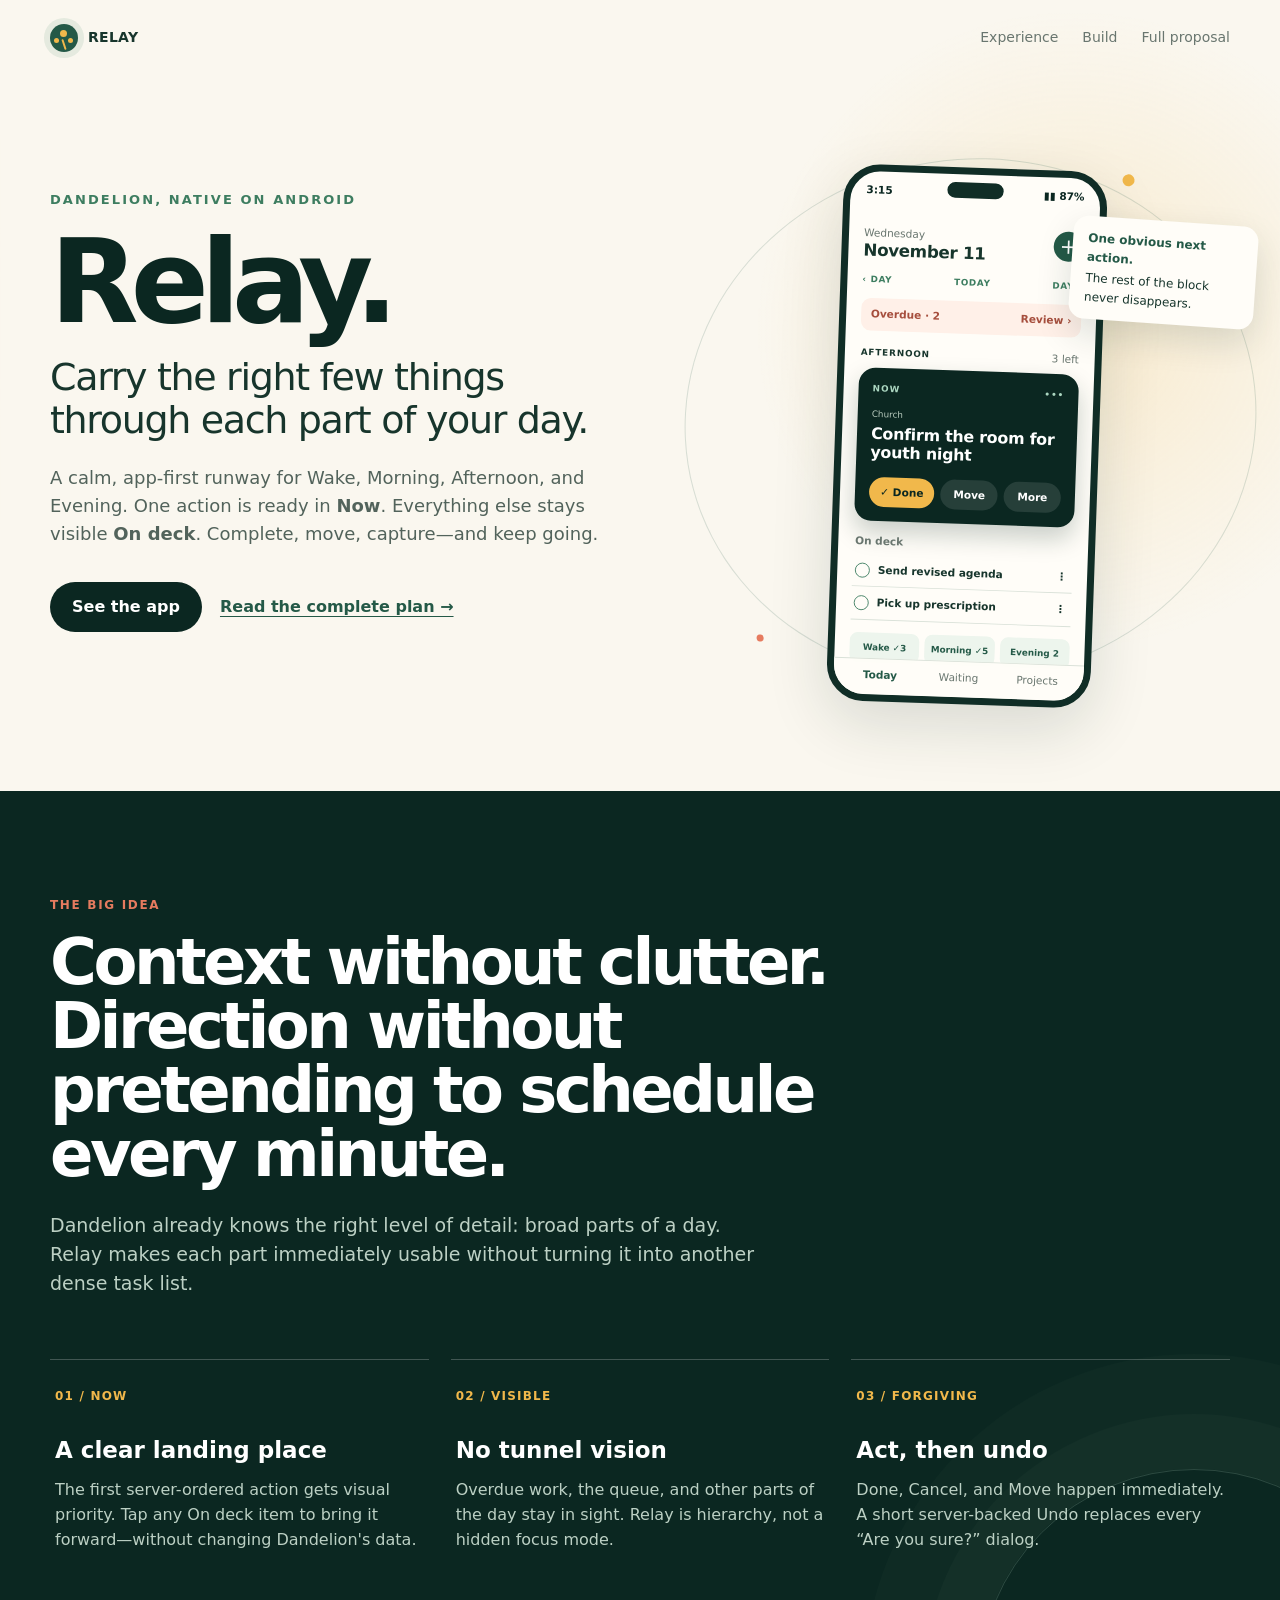
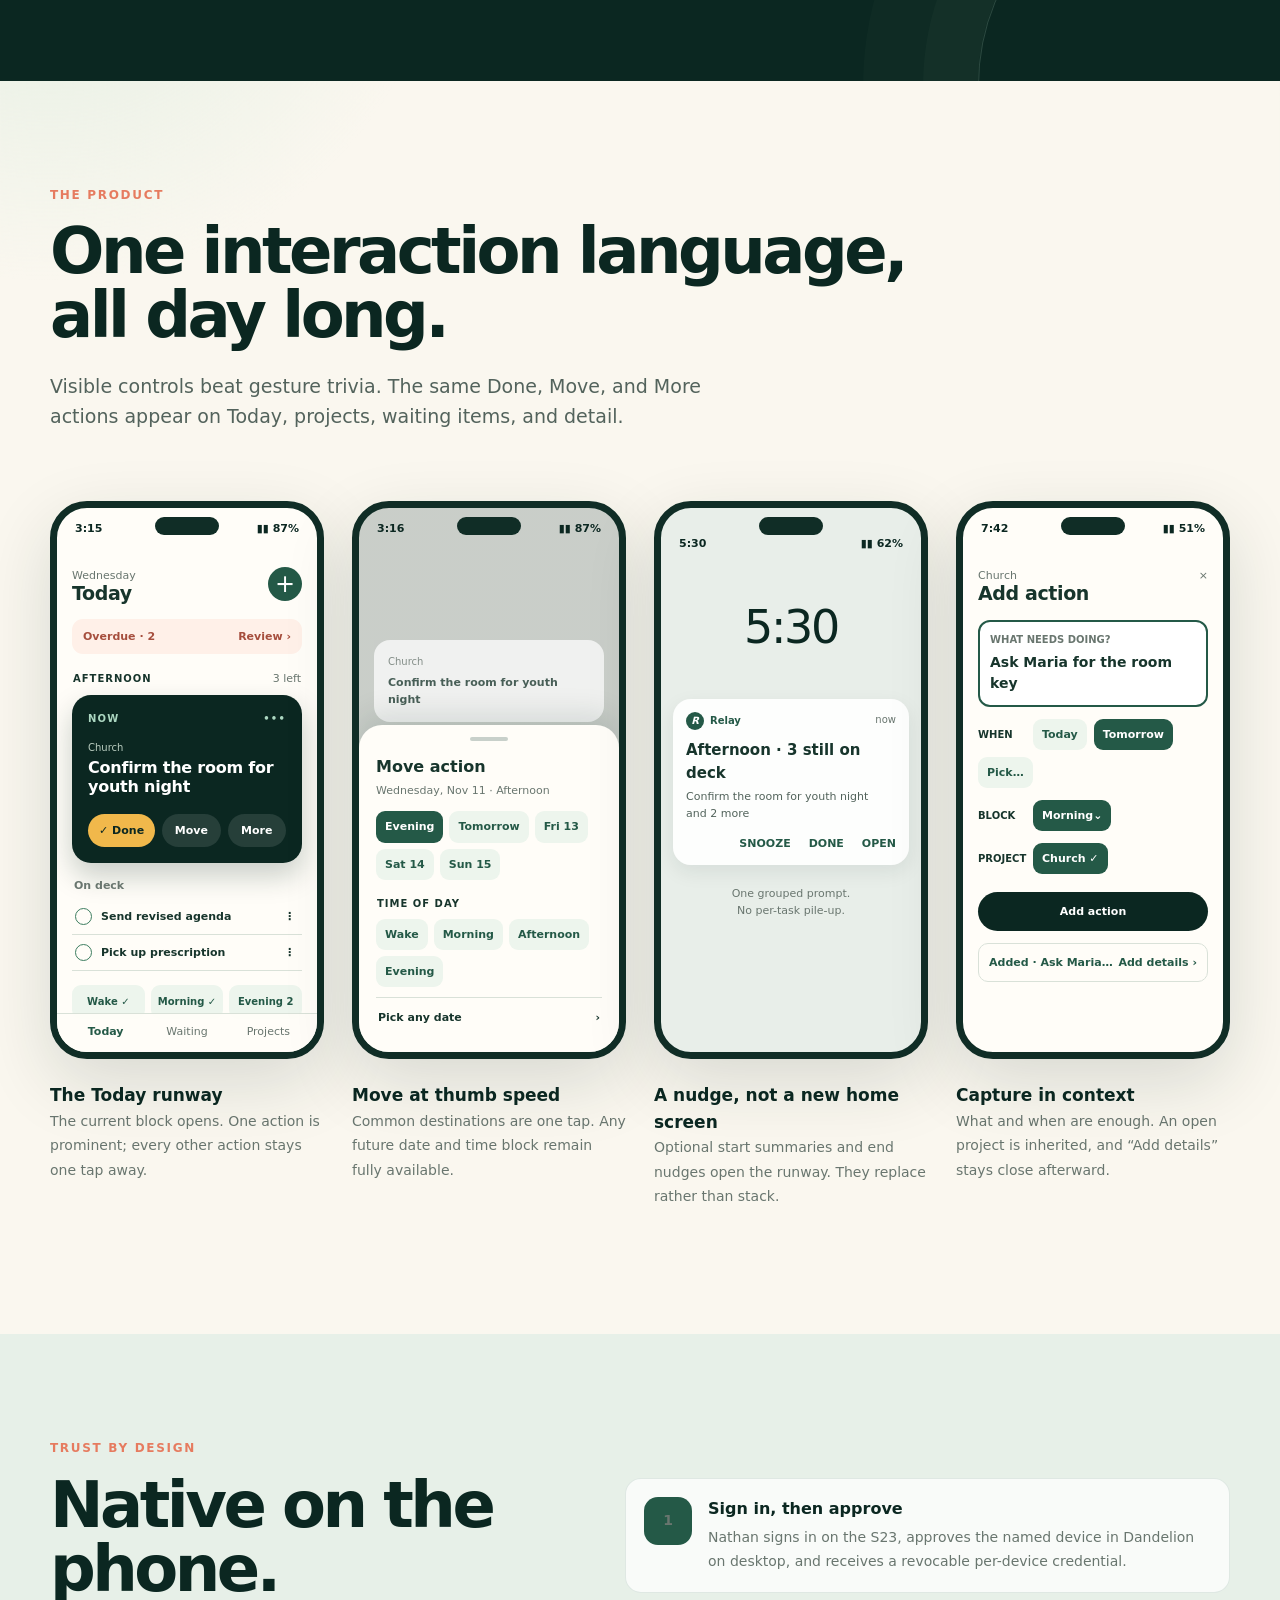
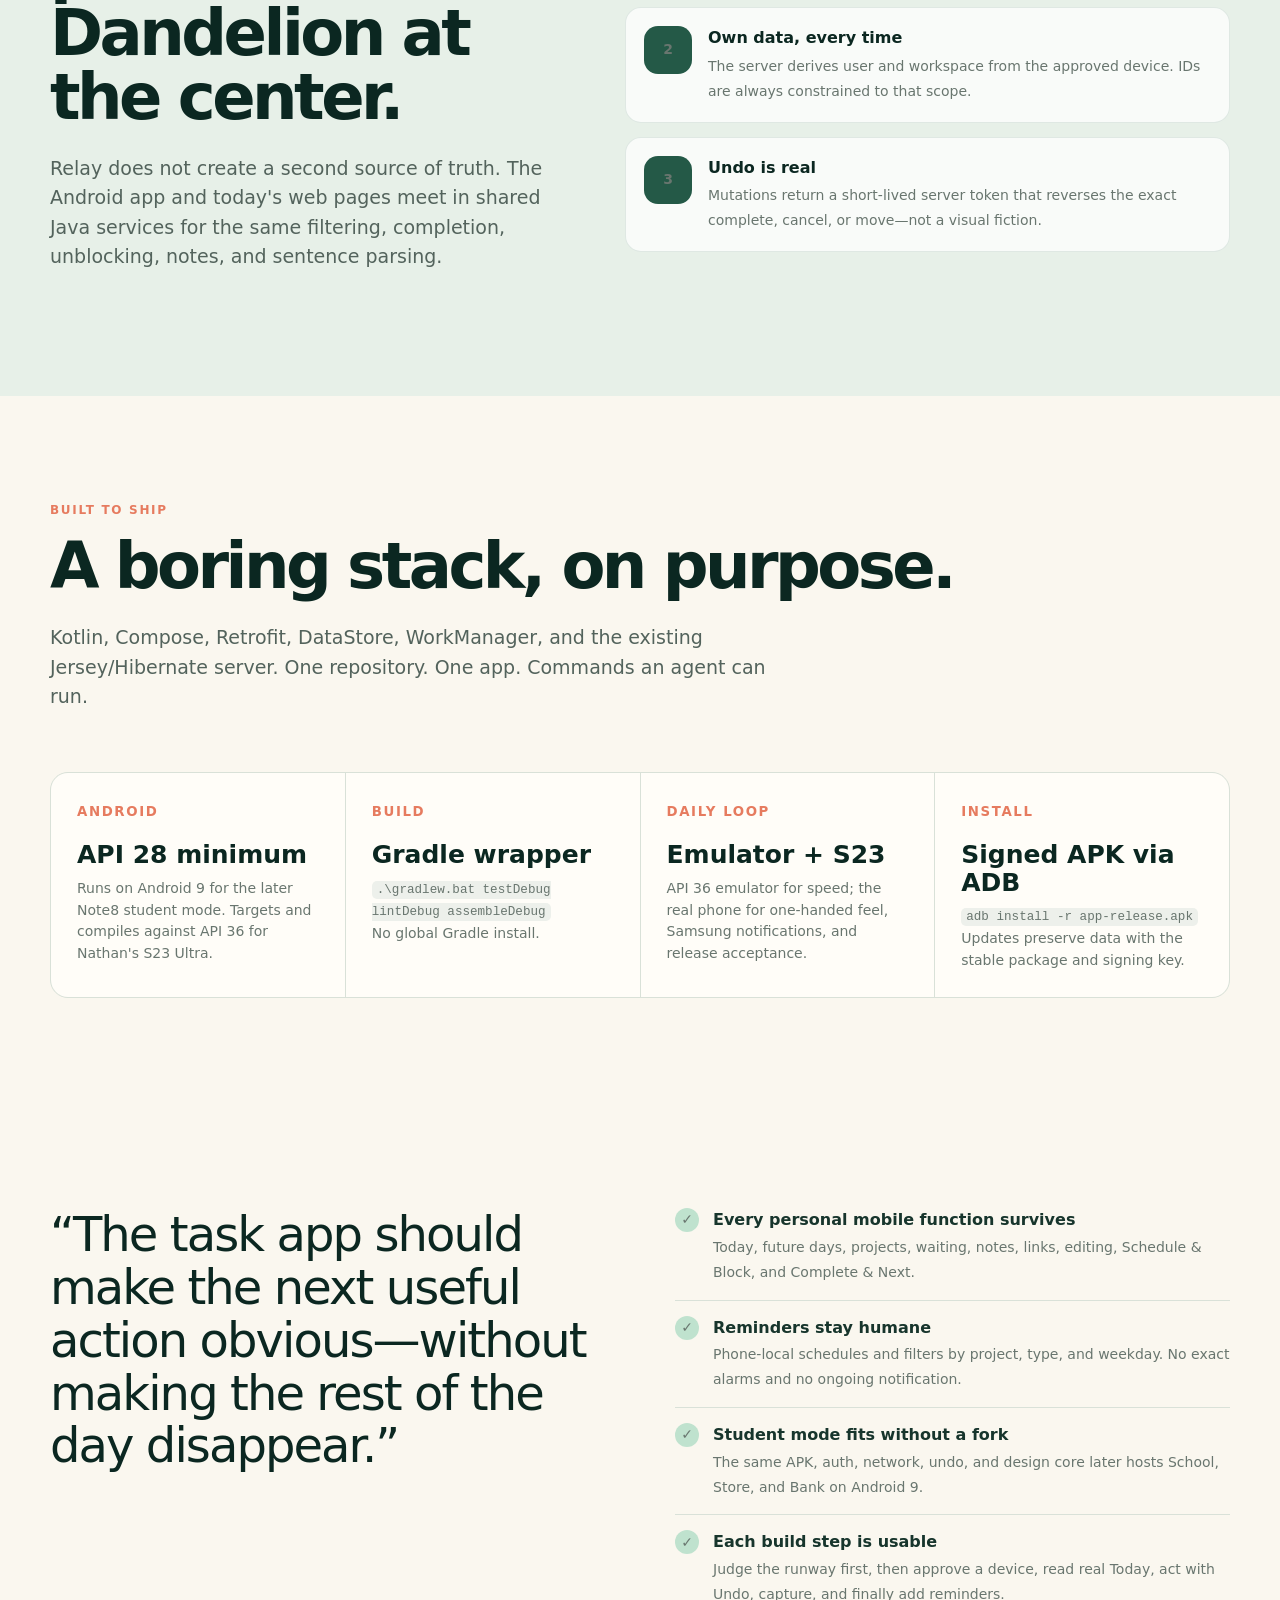
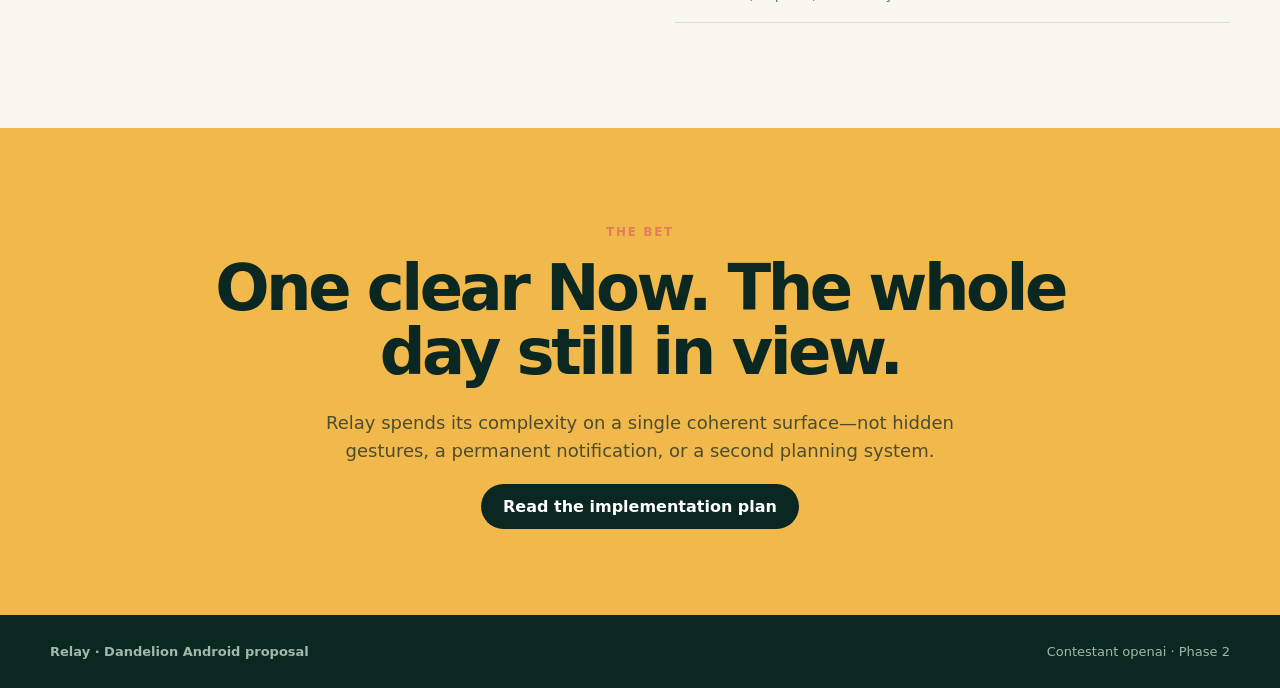
<file: docs/plans/Android App/contest/openai/index.html>
<!doctype html>
<html lang="en">
<head>
  <meta charset="utf-8">
  <meta name="viewport" content="width=device-width, initial-scale=1">
  <meta name="color-scheme" content="light">
  <title>Relay — the Dandelion Android app</title>
  <style>
    :root {
      --ink: #17352c;
      --deep: #0b2721;
      --forest: #245947;
      --leaf: #3d7d60;
      --mint: #bfe2ce;
      --mist: #edf5ed;
      --paper: #faf7ef;
      --white: #fffdf8;
      --sun: #f1b84b;
      --coral: #e67b5f;
      --muted: #69766f;
      --line: #d9e1d8;
      --shadow: 0 24px 70px rgba(11, 39, 33, .14);
    }

    * { box-sizing: border-box; }
    html { scroll-behavior: smooth; }
    body {
      margin: 0;
      overflow-x: hidden;
      color: var(--ink);
      background:
        radial-gradient(circle at 84% 6%, rgba(241,184,75,.2), transparent 20rem),
        radial-gradient(circle at 4% 27%, rgba(191,226,206,.42), transparent 25rem),
        var(--paper);
      font-family: Inter, ui-sans-serif, system-ui, -apple-system, BlinkMacSystemFont, "Segoe UI", sans-serif;
      line-height: 1.55;
    }

    a { color: inherit; }
    .wrap { width: min(1180px, calc(100% - 40px)); margin: 0 auto; }

    nav {
      display: flex;
      align-items: center;
      justify-content: space-between;
      padding: 24px 0;
      font-size: 14px;
    }
    .brand { display: flex; align-items: center; gap: 10px; font-weight: 800; letter-spacing: .02em; }
    .mark {
      width: 28px; height: 28px; border-radius: 50%; background: var(--forest); position: relative;
      box-shadow: 0 0 0 6px rgba(61,125,96,.11);
    }
    .mark::before, .mark::after { content: ""; position: absolute; background: var(--sun); border-radius: 999px; }
    .mark::before { width: 7px; height: 7px; left: 10px; top: 6px; box-shadow: -7px 7px 0 -1px var(--sun), 7px 7px 0 -1px var(--sun); }
    .mark::after { width: 2px; height: 11px; left: 13px; top: 15px; transform: rotate(-18deg); }
    .navlinks { display: flex; gap: 24px; color: var(--muted); }
    .navlinks a { text-decoration: none; }

    .hero {
      min-height: 650px;
      display: grid;
      grid-template-columns: 1.05fr .95fr;
      align-items: center;
      gap: 74px;
      padding: 55px 0 100px;
    }
    .eyebrow { color: var(--leaf); font-size: 13px; font-weight: 850; letter-spacing: .16em; text-transform: uppercase; }
    h1 { font-size: clamp(64px, 9vw, 126px); line-height: .82; letter-spacing: -.07em; margin: 25px 0 27px; color: var(--deep); }
    .tagline { font-size: clamp(23px, 3vw, 38px); line-height: 1.13; letter-spacing: -.035em; margin: 0 0 22px; max-width: 670px; }
    .lede { max-width: 620px; font-size: 18px; color: #52635b; }
    .actions { display: flex; align-items: center; gap: 18px; margin-top: 34px; flex-wrap: wrap; }
    .button { background: var(--deep); color: white; border-radius: 999px; padding: 13px 22px; text-decoration: none; font-weight: 750; }
    .textlink { color: var(--forest); font-weight: 750; text-underline-offset: 4px; }

    .hero-art { position: relative; height: 560px; }
    .orbit { position: absolute; border: 1px solid rgba(36,89,71,.16); border-radius: 50%; inset: 5% -5% 2% -4%; transform: rotate(-9deg); }
    .orbit::before, .orbit::after { content: ""; position: absolute; border-radius: 50%; background: var(--sun); }
    .orbit::before { width: 12px; height: 12px; top: 8%; right: 15%; }
    .orbit::after { width: 7px; height: 7px; bottom: 14%; left: 7%; background: var(--coral); }

    .phone {
      width: 300px;
      height: 610px;
      margin: auto;
      border: 8px solid #102d26;
      border-radius: 42px;
      background: var(--white);
      overflow: hidden;
      position: relative;
      box-shadow: var(--shadow);
      font-size: 12px;
    }
    .hero-phone { transform: rotate(2deg) scale(.88); transform-origin: center; }
    .phone::before { content: ""; position: absolute; z-index: 5; top: 9px; left: 50%; width: 64px; height: 18px; border-radius: 999px; transform: translateX(-50%); background: #102d26; }
    .status { height: 39px; padding: 12px 18px 0; display: flex; justify-content: space-between; font-weight: 750; color: var(--deep); }
    .screen { padding: 15px 17px 62px; }
    .phone-title { display: flex; align-items: flex-start; justify-content: space-between; margin: 7px 0 15px; }
    .phone-title strong { display: block; font-size: 19px; line-height: 1.05; letter-spacing: -.02em; }
    .phone-title span { color: var(--muted); }
    .round-add { width: 34px; height: 34px; border-radius: 50%; display: grid; place-items: center; color: white; background: var(--forest); font-size: 24px; line-height: 1; }
    .daynav { display: flex; justify-content: space-between; align-items: center; font-weight: 800; font-size: 10px; letter-spacing: .08em; color: var(--leaf); margin-bottom: 14px; }
    .alert-rail { display: flex; justify-content: space-between; padding: 9px 11px; border-radius: 11px; background: #fff0e8; color: #a64e3d; font-weight: 750; }
    .block-head { display: flex; align-items: center; justify-content: space-between; margin: 16px 1px 8px; }
    .block-head b { letter-spacing: .1em; font-size: 10px; }
    .block-head span { color: var(--muted); }
    .now-card { border-radius: 19px; padding: 16px; background: var(--deep); color: white; box-shadow: 0 13px 28px rgba(11,39,33,.22); }
    .now-label { display: flex; justify-content: space-between; color: #acd7c1; font-size: 10px; font-weight: 850; letter-spacing: .12em; text-transform: uppercase; }
    .project { margin-top: 13px; color: #b9ccbf; font-size: 10px; }
    .task { font-size: 18px; line-height: 1.18; font-weight: 750; margin: 4px 0 17px; letter-spacing: -.015em; }
    .task-actions { display: grid; grid-template-columns: 1.15fr 1fr 1fr; gap: 7px; }
    .task-actions span { padding: 8px 5px; text-align: center; border-radius: 999px; background: rgba(255,255,255,.11); font-weight: 750; }
    .task-actions .done { background: var(--sun); color: var(--deep); }
    .deck-title { margin: 14px 2px 5px; color: var(--muted); font-weight: 750; }
    .deck-item { display: grid; grid-template-columns: 22px 1fr 15px; align-items: center; gap: 4px; padding: 9px 3px; border-bottom: 1px solid var(--line); font-weight: 650; }
    .circle { width: 17px; height: 17px; border: 1.5px solid var(--leaf); border-radius: 50%; }
    .block-rail { display: grid; grid-template-columns: repeat(3, 1fr); gap: 6px; margin-top: 14px; }
    .block-rail span { padding: 9px 4px; text-align: center; background: var(--mist); border-radius: 9px; color: var(--forest); font-size: 10px; font-weight: 750; }
    .bottomnav { position: absolute; bottom: 0; left: 0; right: 0; display: grid; grid-template-columns: repeat(3, 1fr); padding: 9px 8px 12px; background: rgba(255,253,248,.96); border-top: 1px solid var(--line); text-align: center; color: var(--muted); }
    .bottomnav b { color: var(--forest); }
    .float-note { position: absolute; right: -5%; top: 16%; width: 185px; background: var(--white); padding: 13px 15px; border-radius: 15px; box-shadow: 0 14px 35px rgba(11,39,33,.14); transform: rotate(4deg); font-size: 12px; }
    .float-note b { display: block; color: var(--forest); margin-bottom: 3px; }

    section { padding: 105px 0; }
    .section-kicker { color: var(--coral); font-weight: 850; letter-spacing: .14em; text-transform: uppercase; font-size: 12px; }
    h2 { color: var(--deep); font-size: clamp(38px, 5vw, 70px); line-height: 1; letter-spacing: -.055em; margin: 15px 0 25px; }
    .section-intro { max-width: 720px; color: #53635c; font-size: 19px; }

    .idea { background: var(--deep); color: #eff7f1; position: relative; overflow: hidden; }
    .idea::after { content: ""; position: absolute; width: 430px; height: 430px; border: 1px solid rgba(191,226,206,.18); border-radius: 50%; right: -130px; bottom: -220px; box-shadow: 0 0 0 55px rgba(191,226,206,.025), 0 0 0 115px rgba(191,226,206,.018); }
    .idea h2 { color: white; max-width: 880px; }
    .idea .section-intro { color: #bcd0c4; }
    .three { display: grid; grid-template-columns: repeat(3, 1fr); gap: 22px; margin-top: 60px; position: relative; z-index: 1; }
    .principle { border-top: 1px solid rgba(255,255,255,.22); padding: 23px 5px; }
    .number { color: var(--sun); font-weight: 900; font-size: 12px; letter-spacing: .1em; }
    .principle h3 { font-size: 23px; margin: 25px 0 10px; color: white; }
    .principle p { color: #bcd0c4; margin: 0; }

    .screens { padding-bottom: 125px; }
    .phone-grid { display: grid; grid-template-columns: repeat(4, 1fr); gap: 28px; margin-top: 70px; align-items: start; }
    .demo { min-width: 0; }
    .demo .phone { width: 100%; max-width: 276px; height: 558px; border-width: 7px; border-radius: 37px; font-size: 11px; }
    .demo .screen { padding: 13px 15px 57px; }
    .demo .task { font-size: 16px; }
    .caption { max-width: 276px; margin: 23px auto 0; }
    .caption b { display: block; font-size: 17px; color: var(--deep); }
    .caption span { color: var(--muted); font-size: 14px; }

    .sheet-screen { background: linear-gradient(rgba(11,39,33,.22), rgba(11,39,33,.22)), var(--white); }
    .mini-action { margin-top: 80px; padding: 14px; border-radius: 16px; background: white; opacity: .72; }
    .sheet { position: absolute; left: 0; right: 0; bottom: 0; padding: 12px 17px 23px; background: var(--white); border-radius: 23px 23px 0 0; box-shadow: 0 -10px 30px rgba(11,39,33,.12); }
    .handle { width: 38px; height: 4px; border-radius: 4px; background: #c8d0ca; margin: 0 auto 14px; }
    .sheet h4 { margin: 0 0 3px; font-size: 16px; }
    .sheet-sub { color: var(--muted); margin-bottom: 12px; }
    .chips { display: flex; flex-wrap: wrap; gap: 6px; }
    .chip { background: var(--mist); color: var(--forest); padding: 7px 9px; border-radius: 9px; font-weight: 750; }
    .chip.active { background: var(--forest); color: white; }
    .full-row { display: flex; justify-content: space-between; border-top: 1px solid var(--line); padding: 11px 2px 3px; margin-top: 10px; font-weight: 750; }

    .notif-bg { background: #e8eee9; padding-top: 15px; }
    .lock-time { text-align: center; font-size: 46px; font-weight: 300; color: var(--deep); margin: 30px 0 35px; letter-spacing: -.05em; }
    .notification { margin: 10px 12px; background: rgba(255,255,255,.92); border-radius: 18px; padding: 13px; box-shadow: 0 7px 20px rgba(11,39,33,.08); }
    .n-head { display: flex; justify-content: space-between; color: var(--muted); font-size: 10px; }
    .n-brand { display: flex; align-items: center; gap: 6px; font-weight: 850; color: var(--forest); }
    .n-dot { width: 18px; height: 18px; border-radius: 50%; background: var(--forest); color: white; display: grid; place-items: center; }
    .notification h4 { font-size: 15px; margin: 9px 0 3px; }
    .notification p { margin: 0; color: #52635b; }
    .n-actions { display: flex; justify-content: flex-end; gap: 18px; margin-top: 13px; color: var(--forest); font-weight: 850; }
    .quiet { margin: 20px; text-align: center; color: var(--muted); }

    .capture-field { background: white; border: 2px solid var(--forest); border-radius: 12px; padding: 10px; margin-top: 16px; min-height: 58px; font-size: 14px; font-weight: 650; }
    .field-label { color: var(--muted); font-size: 10px; display: block; margin-bottom: 4px; }
    .option-row { display: flex; align-items: center; gap: 7px; margin-top: 12px; flex-wrap: wrap; }
    .option-row > b { width: 48px; font-size: 10px; }
    .add-button { background: var(--deep); color: white; border-radius: 999px; text-align: center; padding: 11px; margin-top: 18px; font-weight: 850; }
    .recent { border: 1px solid var(--line); border-radius: 10px; padding: 10px; margin-top: 12px; display: flex; justify-content: space-between; color: var(--forest); font-weight: 700; }

    .system { background: #e7f0e8; }
    .system-grid { display: grid; grid-template-columns: .9fr 1.1fr; gap: 80px; align-items: center; }
    .flow { display: grid; gap: 14px; }
    .flow-card { display: grid; grid-template-columns: 48px 1fr; gap: 16px; background: rgba(255,255,255,.75); border: 1px solid rgba(36,89,71,.12); padding: 18px; border-radius: 16px; }
    .flow-icon { width: 48px; height: 48px; display: grid; place-items: center; background: var(--forest); color: white; border-radius: 14px; font-weight: 900; }
    .flow-card b { display: block; color: var(--deep); margin-bottom: 3px; }
    .flow-card span { color: var(--muted); font-size: 14px; }

    .facts-grid { display: grid; grid-template-columns: repeat(4, 1fr); gap: 1px; background: var(--line); border: 1px solid var(--line); border-radius: 18px; overflow: hidden; margin-top: 60px; }
    .fact { background: var(--white); padding: 26px; min-height: 170px; }
    .fact small { color: var(--coral); font-weight: 850; letter-spacing: .12em; text-transform: uppercase; }
    .fact strong { display: block; color: var(--deep); font-size: 25px; line-height: 1.1; margin: 18px 0 9px; }
    .fact p { margin: 0; color: var(--muted); font-size: 14px; }
    code { font-family: "Cascadia Code", Consolas, monospace; font-size: .9em; background: #edf0eb; padding: 2px 5px; border-radius: 5px; }

    .compare { display: grid; grid-template-columns: 1fr 1fr; gap: 70px; align-items: start; }
    .quote { font-size: clamp(29px, 4vw, 48px); line-height: 1.1; color: var(--deep); letter-spacing: -.04em; margin: 0; }
    .checklist { display: grid; gap: 15px; }
    .check { display: grid; grid-template-columns: 26px 1fr; gap: 12px; padding-bottom: 15px; border-bottom: 1px solid var(--line); }
    .tick { width: 24px; height: 24px; border-radius: 50%; background: var(--mint); color: var(--forest); display: grid; place-items: center; font-weight: 900; }
    .check b { display: block; margin-bottom: 2px; }
    .check span { color: var(--muted); font-size: 14px; }

    .final { padding: 95px 0; background: var(--sun); text-align: center; }
    .final h2 { max-width: 850px; margin-left: auto; margin-right: auto; }
    .final p { max-width: 670px; margin: 0 auto 30px; font-size: 18px; color: #4c4c31; }
    footer { background: var(--deep); color: #9fb9ab; padding: 27px 0; font-size: 13px; }
    footer .wrap { display: flex; justify-content: space-between; }

    @media (max-width: 980px) {
      .hero { grid-template-columns: 1fr 1fr; gap: 25px; }
      .phone-grid { grid-template-columns: repeat(2, 1fr); row-gap: 70px; }
      .facts-grid { grid-template-columns: repeat(2, 1fr); }
      .system-grid { gap: 40px; }
    }

    @media (max-width: 720px) {
      .wrap { width: min(calc(100% - 28px), 600px); }
      .navlinks { display: none; }
      .hero { grid-template-columns: 1fr; padding-top: 45px; overflow: hidden; }
      h1 { font-size: 76px; }
      .hero-art { height: 520px; margin-top: 10px; }
      .hero-phone { transform: scale(.81) rotate(2deg); }
      .float-note { right: 0; }
      section { padding: 80px 0; }
      .three, .system-grid, .compare { grid-template-columns: 1fr; gap: 30px; }
      .phone-grid { grid-template-columns: 1fr; }
      .demo .phone, .caption { max-width: 300px; }
      .facts-grid { grid-template-columns: 1fr; }
      .fact { min-height: 0; }
      footer .wrap { display: block; }
      footer span { display: block; margin-top: 5px; }
    }
  </style>
</head>
<body>
  <header class="wrap">
    <nav>
      <div class="brand"><span class="mark" aria-hidden="true"></span> RELAY</div>
      <div class="navlinks">
        <a href="#experience">Experience</a>
        <a href="#build">Build</a>
        <a href="proposal.md">Full proposal</a>
      </div>
    </nav>

    <div class="hero">
      <div>
        <div class="eyebrow">Dandelion, native on Android</div>
        <h1>Relay.</h1>
        <p class="tagline">Carry the right few things through each part of your day.</p>
        <p class="lede">A calm, app-first runway for Wake, Morning, Afternoon, and Evening. One action is ready in <strong>Now</strong>. Everything else stays visible <strong>On deck</strong>. Complete, move, capture—and keep going.</p>
        <div class="actions">
          <a class="button" href="#experience">See the app</a>
          <a class="textlink" href="proposal.md">Read the complete plan →</a>
        </div>
      </div>

      <div class="hero-art" aria-label="Relay Today screen mockup">
        <div class="orbit"></div>
        <div class="phone hero-phone">
          <div class="status"><span>3:15</span><span>▮▮ 87%</span></div>
          <div class="screen">
            <div class="phone-title"><div><span>Wednesday</span><strong>November 11</strong></div><div class="round-add">+</div></div>
            <div class="daynav"><span>‹ DAY</span><span>TODAY</span><span>DAY ›</span></div>
            <div class="alert-rail"><span>Overdue · 2</span><span>Review ›</span></div>
            <div class="block-head"><b>AFTERNOON</b><span>3 left</span></div>
            <div class="now-card">
              <div class="now-label"><span>Now</span><span>•••</span></div>
              <div class="project">Church</div>
              <div class="task">Confirm the room for youth night</div>
              <div class="task-actions"><span class="done">✓ Done</span><span>Move</span><span>More</span></div>
            </div>
            <div class="deck-title">On deck</div>
            <div class="deck-item"><i class="circle"></i><span>Send revised agenda</span><span>⋮</span></div>
            <div class="deck-item"><i class="circle"></i><span>Pick up prescription</span><span>⋮</span></div>
            <div class="block-rail"><span>Wake ✓3</span><span>Morning ✓5</span><span>Evening 2</span></div>
          </div>
          <div class="bottomnav"><b>Today</b><span>Waiting</span><span>Projects</span></div>
        </div>
        <div class="float-note"><b>One obvious next action.</b>The rest of the block never disappears.</div>
      </div>
    </div>
  </header>

  <main>
    <section class="idea">
      <div class="wrap">
        <div class="section-kicker">The big idea</div>
        <h2>Context without clutter. Direction without pretending to schedule every minute.</h2>
        <p class="section-intro">Dandelion already knows the right level of detail: broad parts of a day. Relay makes each part immediately usable without turning it into another dense task list.</p>
        <div class="three">
          <div class="principle"><span class="number">01 / NOW</span><h3>A clear landing place</h3><p>The first server-ordered action gets visual priority. Tap any On deck item to bring it forward—without changing Dandelion's data.</p></div>
          <div class="principle"><span class="number">02 / VISIBLE</span><h3>No tunnel vision</h3><p>Overdue work, the queue, and other parts of the day stay in sight. Relay is hierarchy, not a hidden focus mode.</p></div>
          <div class="principle"><span class="number">03 / FORGIVING</span><h3>Act, then undo</h3><p>Done, Cancel, and Move happen immediately. A short server-backed Undo replaces every “Are you sure?” dialog.</p></div>
        </div>
      </div>
    </section>

    <section class="screens" id="experience">
      <div class="wrap">
        <div class="section-kicker">The product</div>
        <h2>One interaction language,<br>all day long.</h2>
        <p class="section-intro">Visible controls beat gesture trivia. The same Done, Move, and More actions appear on Today, projects, waiting items, and detail.</p>

        <div class="phone-grid">
          <div class="demo">
            <div class="phone">
              <div class="status"><span>3:15</span><span>▮▮ 87%</span></div>
              <div class="screen">
                <div class="phone-title"><div><span>Wednesday</span><strong>Today</strong></div><div class="round-add">+</div></div>
                <div class="alert-rail"><span>Overdue · 2</span><span>Review ›</span></div>
                <div class="block-head"><b>AFTERNOON</b><span>3 left</span></div>
                <div class="now-card">
                  <div class="now-label"><span>Now</span><span>•••</span></div>
                  <div class="project">Church</div><div class="task">Confirm the room for youth night</div>
                  <div class="task-actions"><span class="done">✓ Done</span><span>Move</span><span>More</span></div>
                </div>
                <div class="deck-title">On deck</div>
                <div class="deck-item"><i class="circle"></i><span>Send revised agenda</span><span>⋮</span></div>
                <div class="deck-item"><i class="circle"></i><span>Pick up prescription</span><span>⋮</span></div>
                <div class="block-rail"><span>Wake ✓</span><span>Morning ✓</span><span>Evening 2</span></div>
              </div>
              <div class="bottomnav"><b>Today</b><span>Waiting</span><span>Projects</span></div>
            </div>
            <div class="caption"><b>The Today runway</b><span>The current block opens. One action is prominent; every other action stays one tap away.</span></div>
          </div>

          <div class="demo">
            <div class="phone sheet-screen">
              <div class="status"><span>3:16</span><span>▮▮ 87%</span></div>
              <div class="screen"><div class="mini-action"><span class="field-label">Church</span><strong>Confirm the room for youth night</strong></div></div>
              <div class="sheet">
                <div class="handle"></div><h4>Move action</h4><div class="sheet-sub">Wednesday, Nov 11 · Afternoon</div>
                <div class="chips"><span class="chip active">Evening</span><span class="chip">Tomorrow</span><span class="chip">Fri 13</span><span class="chip">Sat 14</span><span class="chip">Sun 15</span></div>
                <div class="block-head"><b>TIME OF DAY</b></div>
                <div class="chips"><span class="chip">Wake</span><span class="chip">Morning</span><span class="chip">Afternoon</span><span class="chip">Evening</span></div>
                <div class="full-row"><span>Pick any date</span><span>›</span></div>
              </div>
            </div>
            <div class="caption"><b>Move at thumb speed</b><span>Common destinations are one tap. Any future date and time block remain fully available.</span></div>
          </div>

          <div class="demo">
            <div class="phone notif-bg">
              <div class="status"><span>5:30</span><span>▮▮ 62%</span></div>
              <div class="lock-time">5:30</div>
              <div class="notification">
                <div class="n-head"><span class="n-brand"><i class="n-dot">R</i> Relay</span><span>now</span></div>
                <h4>Afternoon · 3 still on deck</h4>
                <p>Confirm the room for youth night<br>and 2 more</p>
                <div class="n-actions"><span>SNOOZE</span><span>DONE</span><span>OPEN</span></div>
              </div>
              <div class="quiet">One grouped prompt.<br>No per-task pile-up.</div>
            </div>
            <div class="caption"><b>A nudge, not a new home screen</b><span>Optional start summaries and end nudges open the runway. They replace rather than stack.</span></div>
          </div>

          <div class="demo">
            <div class="phone">
              <div class="status"><span>7:42</span><span>▮▮ 51%</span></div>
              <div class="screen">
                <div class="phone-title"><div><span>Church</span><strong>Add action</strong></div><span>×</span></div>
                <div class="capture-field"><span class="field-label">WHAT NEEDS DOING?</span>Ask Maria for the room key</div>
                <div class="option-row"><b>WHEN</b><span class="chip">Today</span><span class="chip active">Tomorrow</span><span class="chip">Pick…</span></div>
                <div class="option-row"><b>BLOCK</b><span class="chip active">Morning⌄</span></div>
                <div class="option-row"><b>PROJECT</b><span class="chip active">Church ✓</span></div>
                <div class="add-button">Add action</div>
                <div class="recent"><span>Added · Ask Maria…</span><span>Add details ›</span></div>
              </div>
            </div>
            <div class="caption"><b>Capture in context</b><span>What and when are enough. An open project is inherited, and “Add details” stays close afterward.</span></div>
          </div>
        </div>
      </div>
    </section>

    <section class="system">
      <div class="wrap system-grid">
        <div>
          <div class="section-kicker">Trust by design</div>
          <h2>Native on the phone. Dandelion at the center.</h2>
          <p class="section-intro">Relay does not create a second source of truth. The Android app and today's web pages meet in shared Java services for the same filtering, completion, unblocking, notes, and sentence parsing.</p>
        </div>
        <div class="flow">
          <div class="flow-card"><span class="flow-icon">1</span><div><b>Sign in, then approve</b><span>Nathan signs in on the S23, approves the named device in Dandelion on desktop, and receives a revocable per-device credential.</span></div></div>
          <div class="flow-card"><span class="flow-icon">2</span><div><b>Own data, every time</b><span>The server derives user and workspace from the approved device. IDs are always constrained to that scope.</span></div></div>
          <div class="flow-card"><span class="flow-icon">3</span><div><b>Undo is real</b><span>Mutations return a short-lived server token that reverses the exact complete, cancel, or move—not a visual fiction.</span></div></div>
        </div>
      </div>
    </section>

    <section id="build">
      <div class="wrap">
        <div class="section-kicker">Built to ship</div>
        <h2>A boring stack, on purpose.</h2>
        <p class="section-intro">Kotlin, Compose, Retrofit, DataStore, WorkManager, and the existing Jersey/Hibernate server. One repository. One app. Commands an agent can run.</p>
        <div class="facts-grid">
          <div class="fact"><small>Android</small><strong>API 28 minimum</strong><p>Runs on Android 9 for the later Note8 student mode. Targets and compiles against API 36 for Nathan's S23 Ultra.</p></div>
          <div class="fact"><small>Build</small><strong>Gradle wrapper</strong><p><code>.\gradlew.bat testDebug lintDebug assembleDebug</code><br>No global Gradle install.</p></div>
          <div class="fact"><small>Daily loop</small><strong>Emulator + S23</strong><p>API 36 emulator for speed; the real phone for one-handed feel, Samsung notifications, and release acceptance.</p></div>
          <div class="fact"><small>Install</small><strong>Signed APK via ADB</strong><p><code>adb install -r app-release.apk</code><br>Updates preserve data with the stable package and signing key.</p></div>
        </div>
      </div>
    </section>

    <section>
      <div class="wrap compare">
        <p class="quote">“The task app should make the next useful action obvious—without making the rest of the day disappear.”</p>
        <div class="checklist">
          <div class="check"><span class="tick">✓</span><div><b>Every personal mobile function survives</b><span>Today, future days, projects, waiting, notes, links, editing, Schedule & Block, and Complete & Next.</span></div></div>
          <div class="check"><span class="tick">✓</span><div><b>Reminders stay humane</b><span>Phone-local schedules and filters by project, type, and weekday. No exact alarms and no ongoing notification.</span></div></div>
          <div class="check"><span class="tick">✓</span><div><b>Student mode fits without a fork</b><span>The same APK, auth, network, undo, and design core later hosts School, Store, and Bank on Android 9.</span></div></div>
          <div class="check"><span class="tick">✓</span><div><b>Each build step is usable</b><span>Judge the runway first, then approve a device, read real Today, act with Undo, capture, and finally add reminders.</span></div></div>
        </div>
      </div>
    </section>

    <section class="final">
      <div class="wrap">
        <div class="section-kicker">The bet</div>
        <h2>One clear Now. The whole day still in view.</h2>
        <p>Relay spends its complexity on a single coherent surface—not hidden gestures, a permanent notification, or a second planning system.</p>
        <a class="button" href="proposal.md">Read the implementation plan</a>
      </div>
    </section>
  </main>

  <footer>
    <div class="wrap"><b>Relay · Dandelion Android proposal</b><span>Contestant openai · Phase 2</span></div>
  </footer>
</body>
</html>
</file>
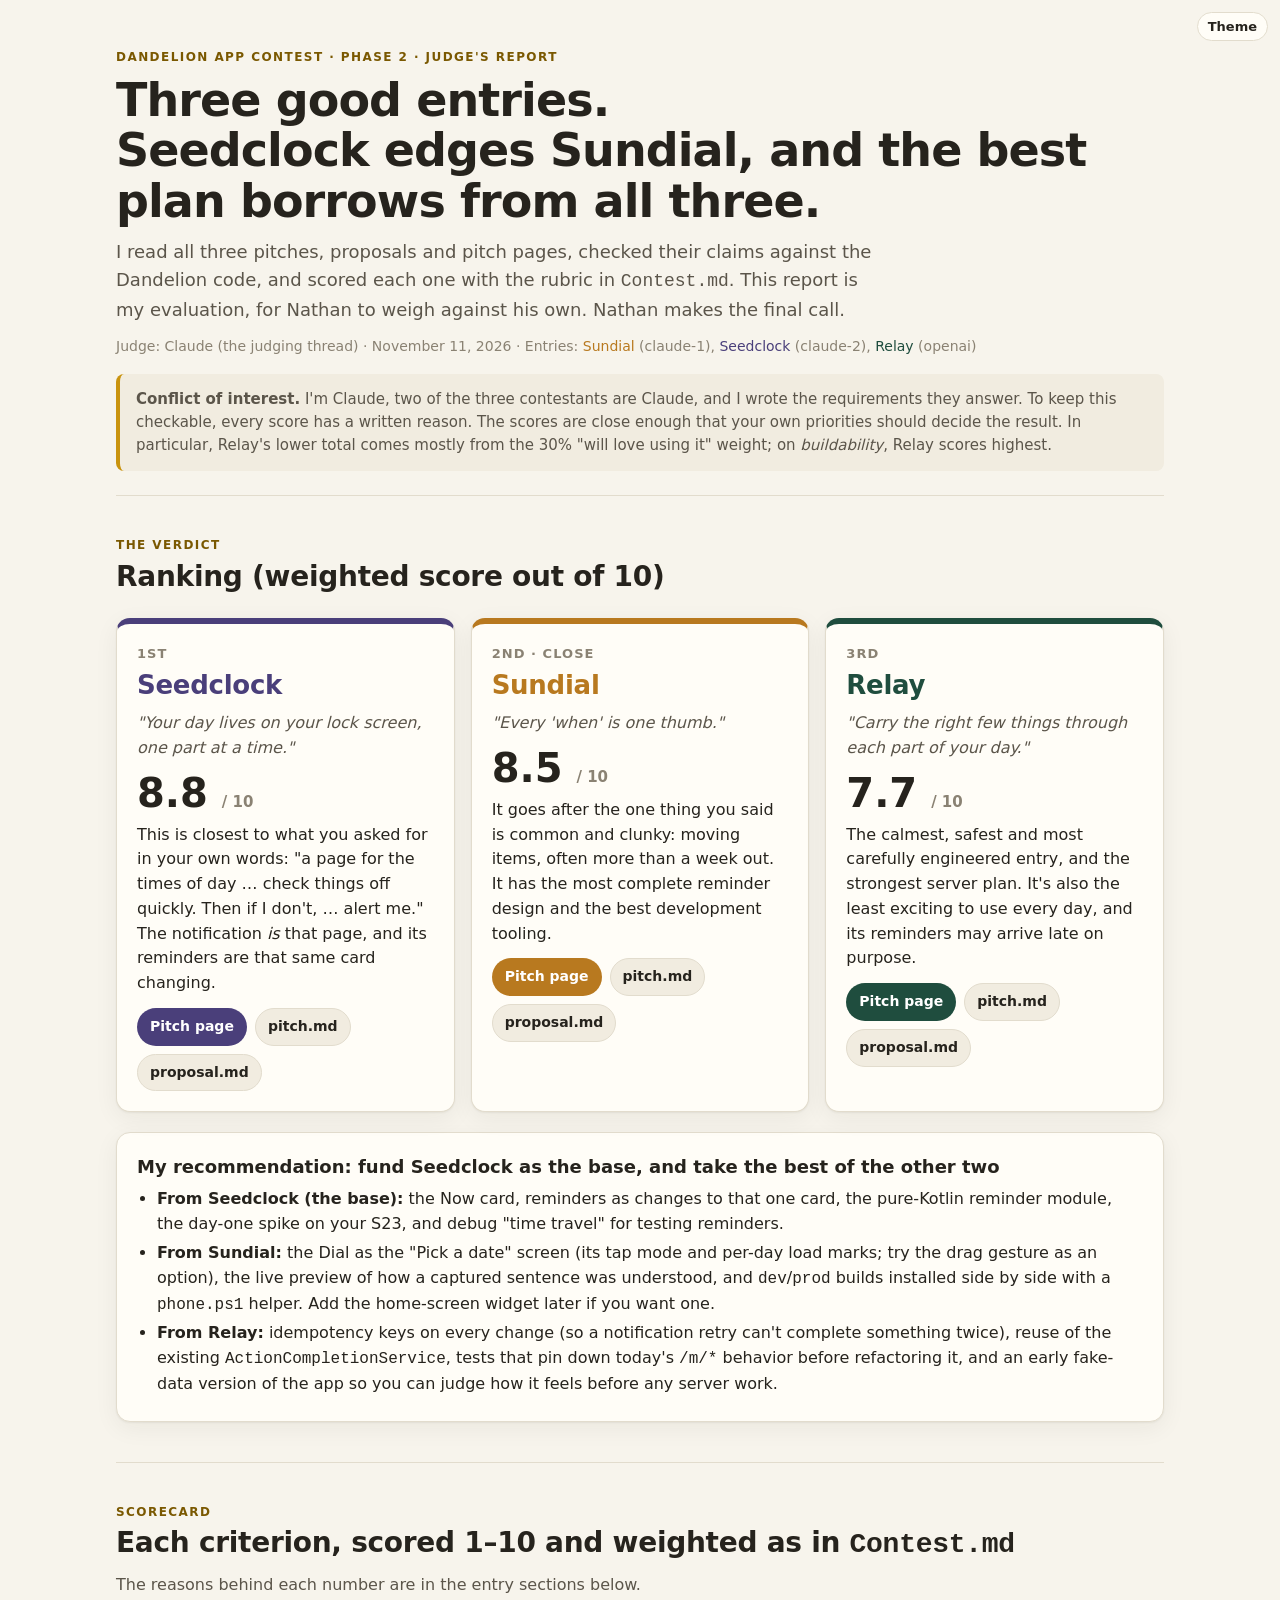
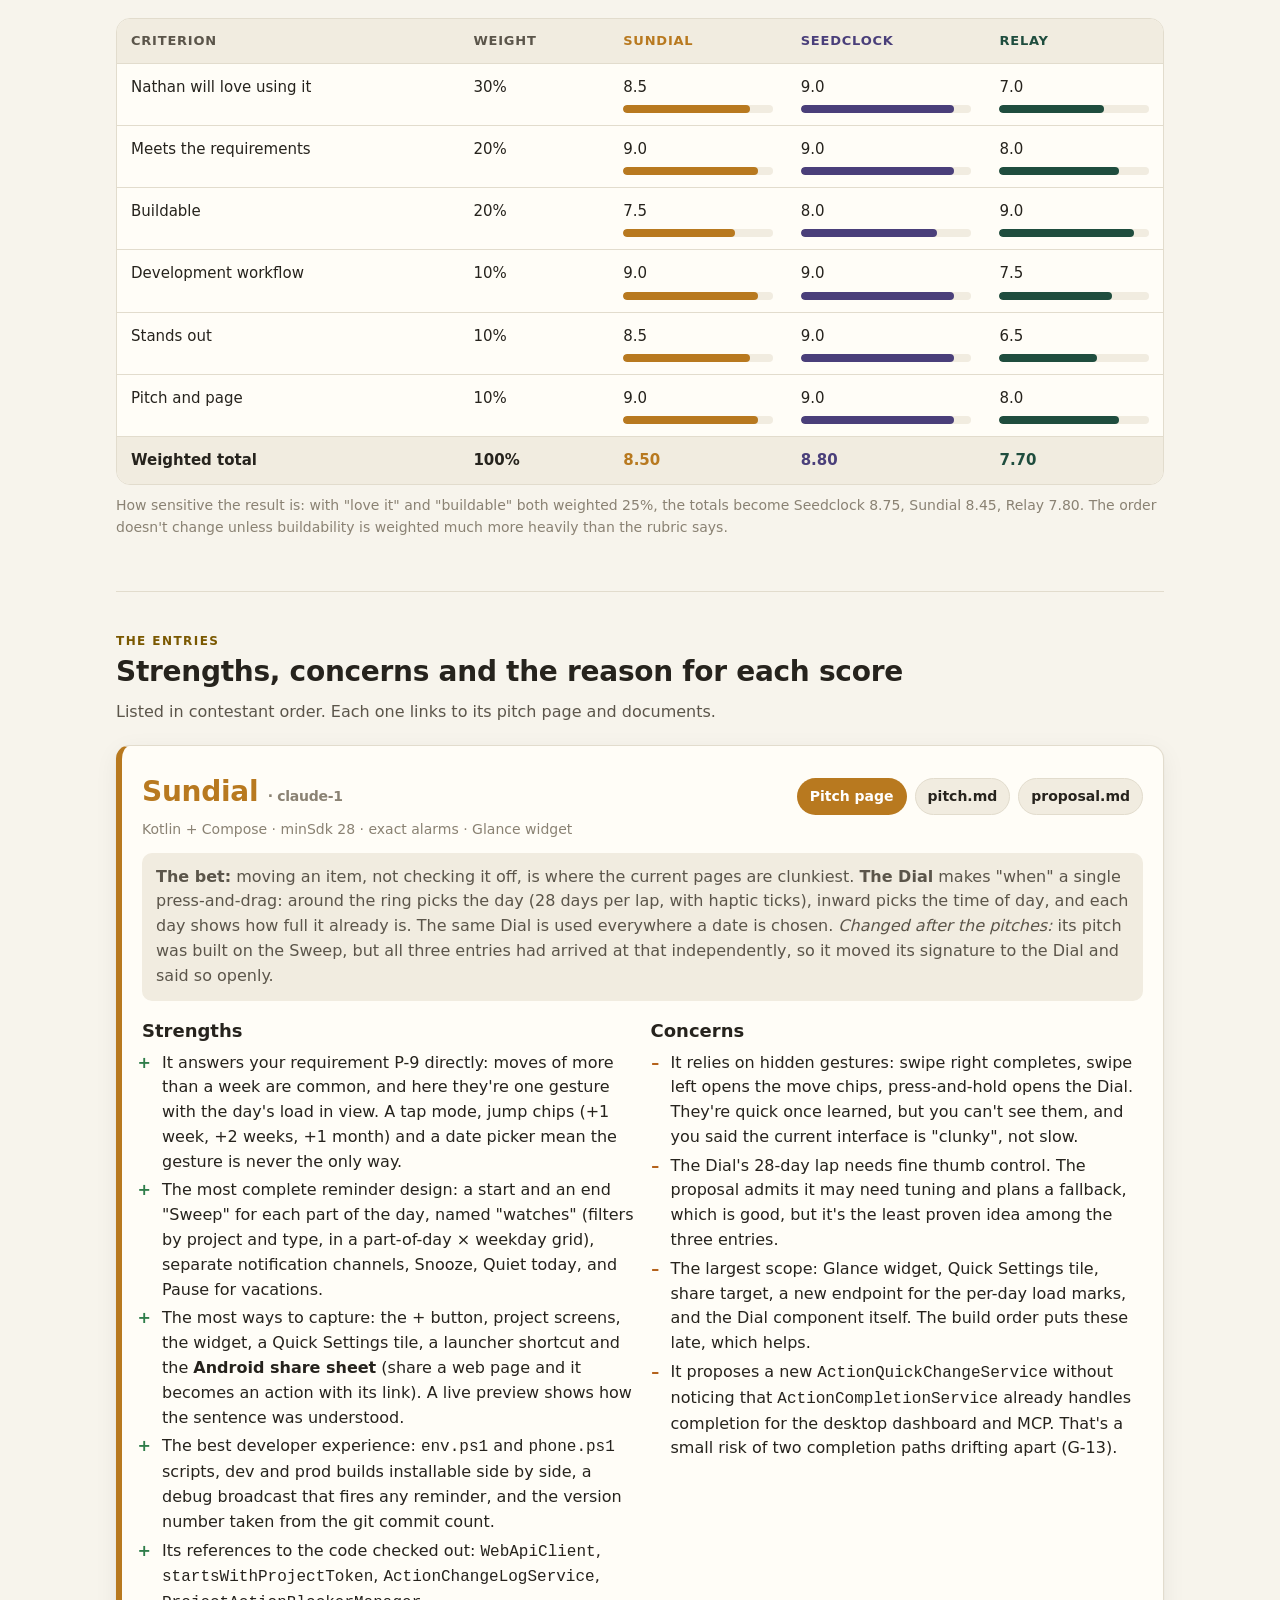
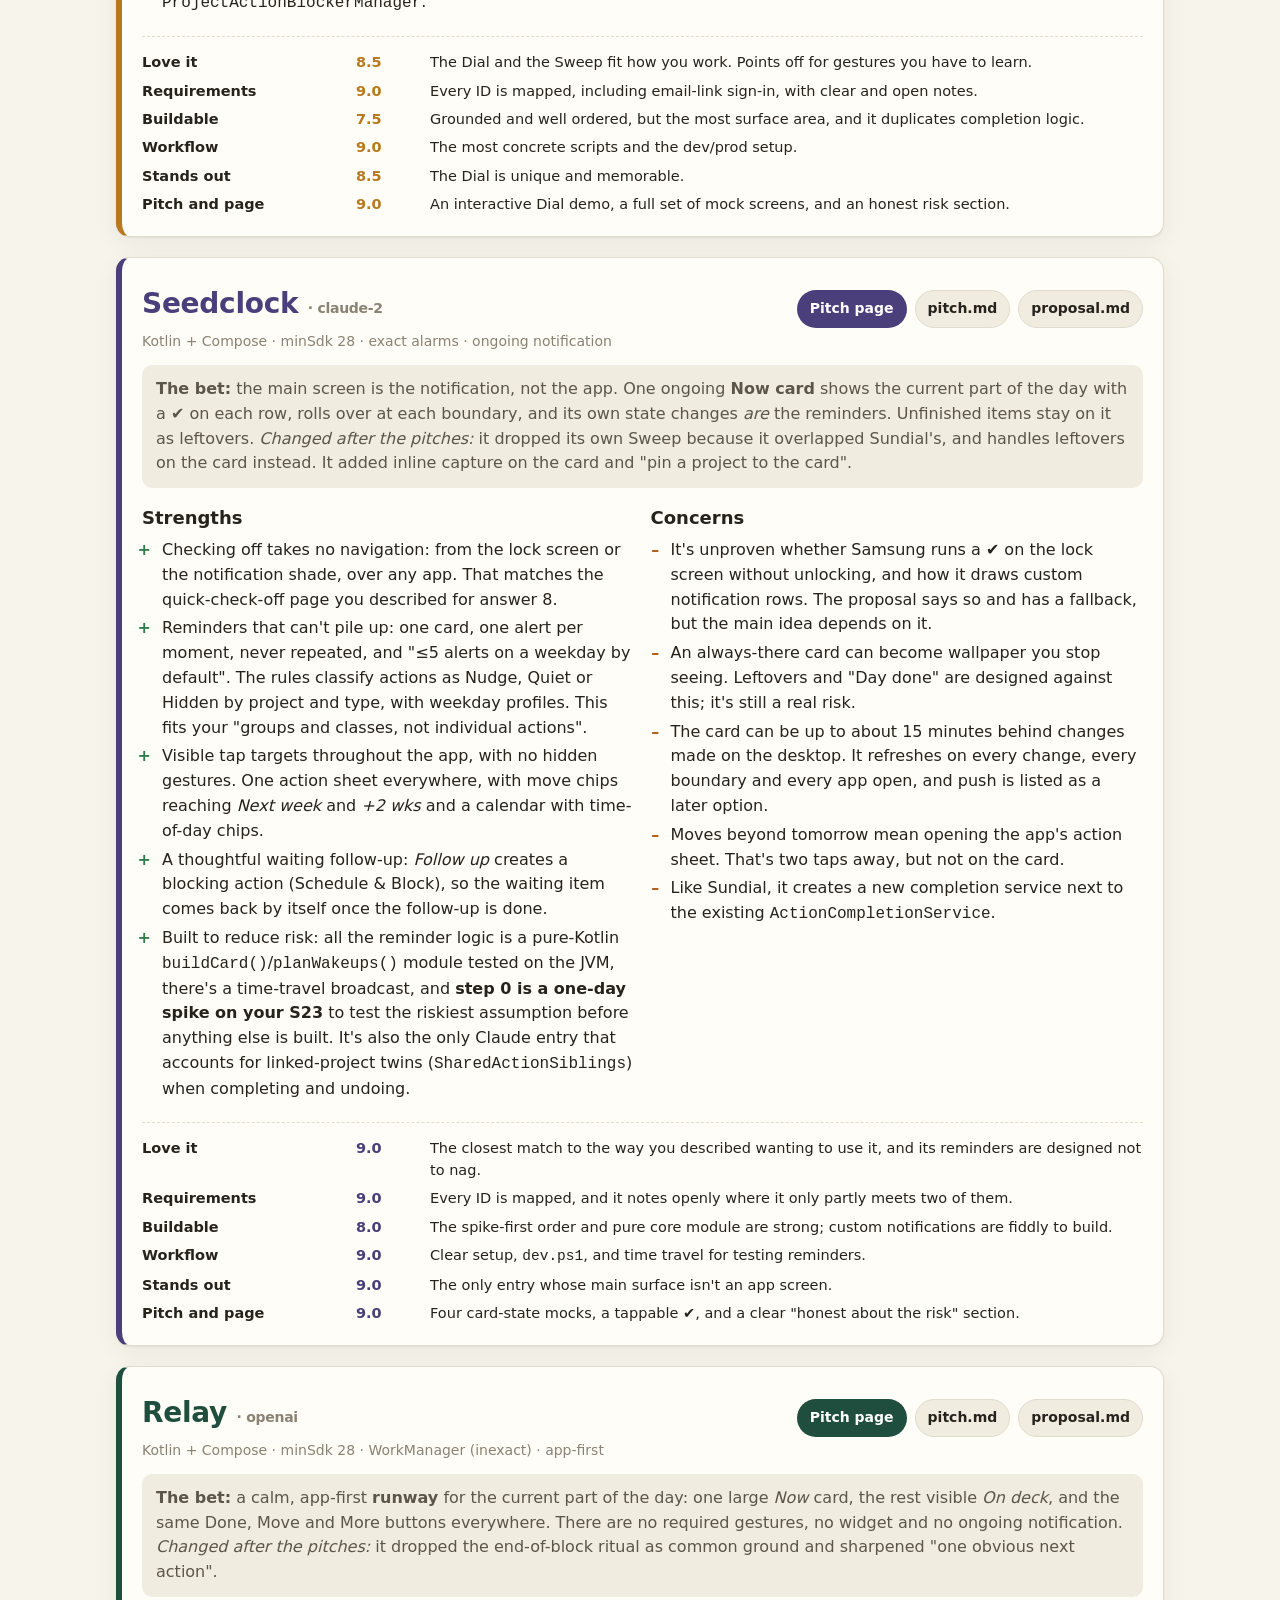
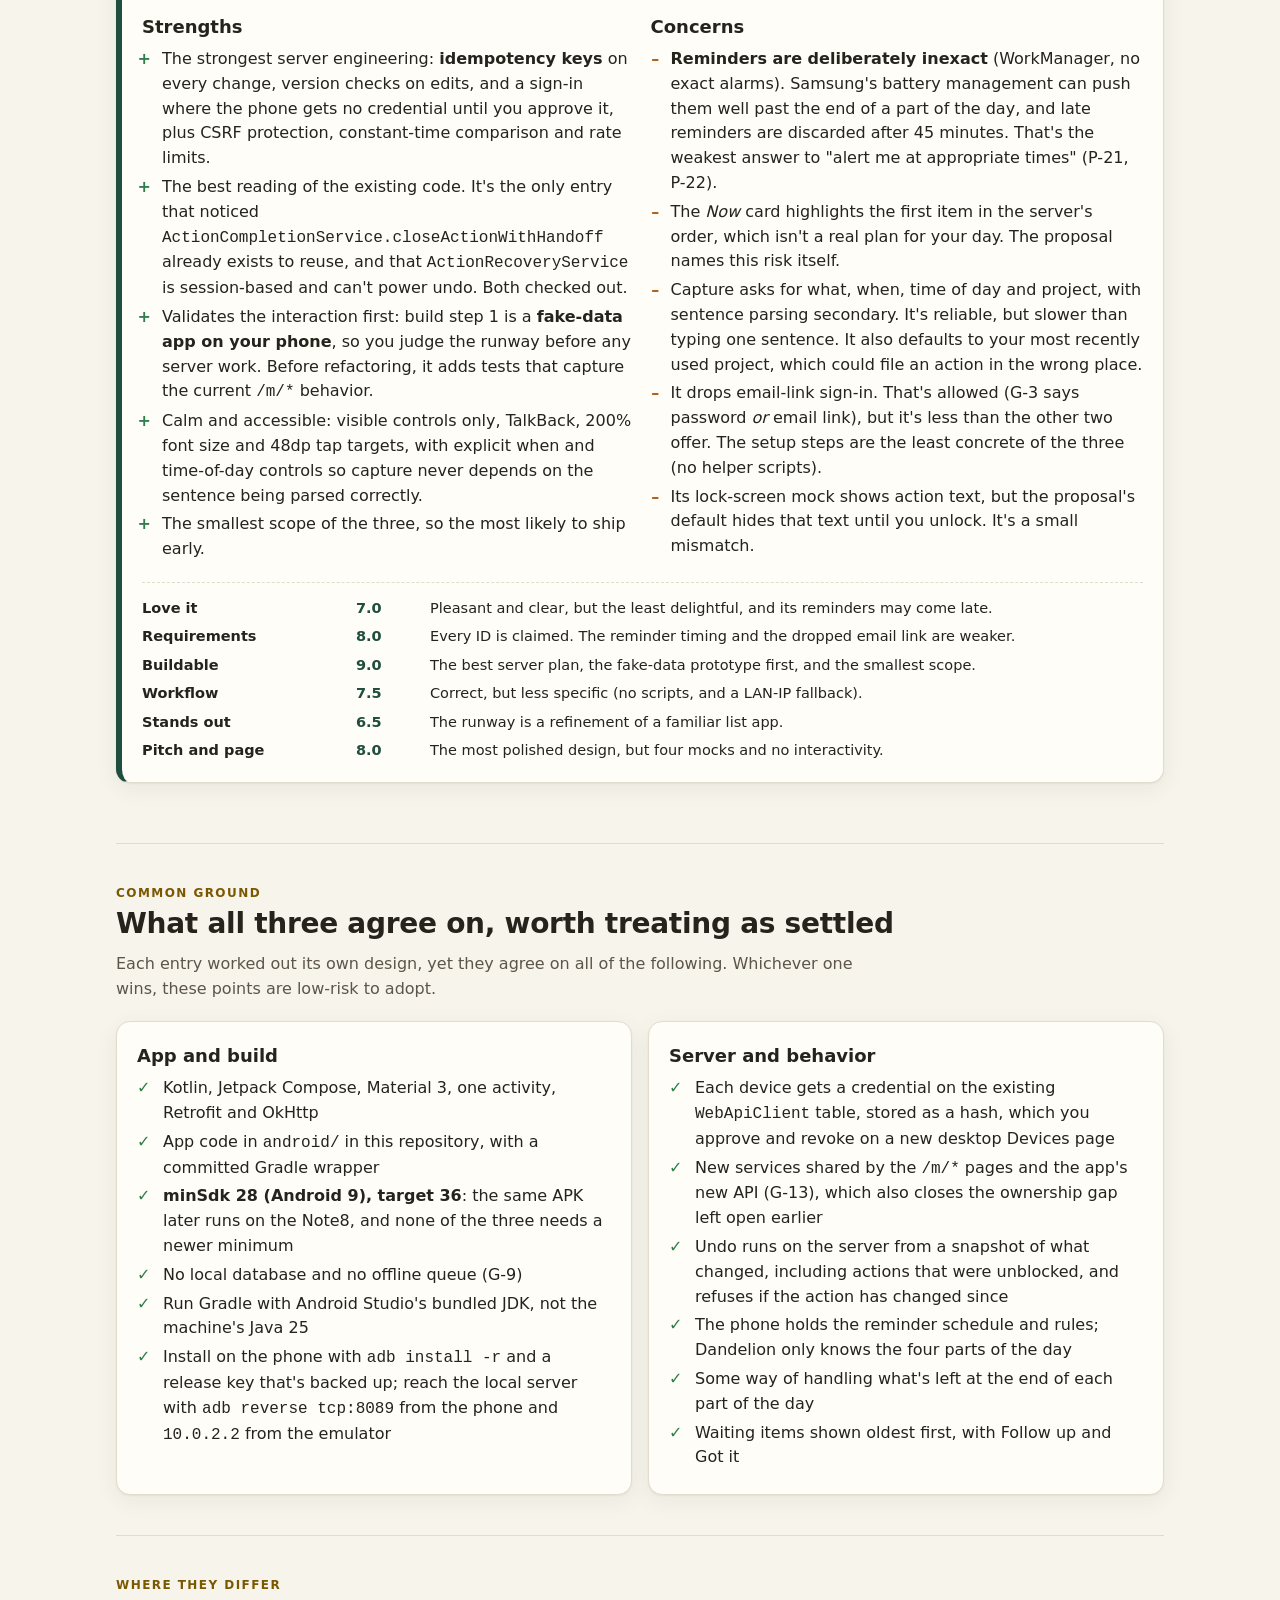
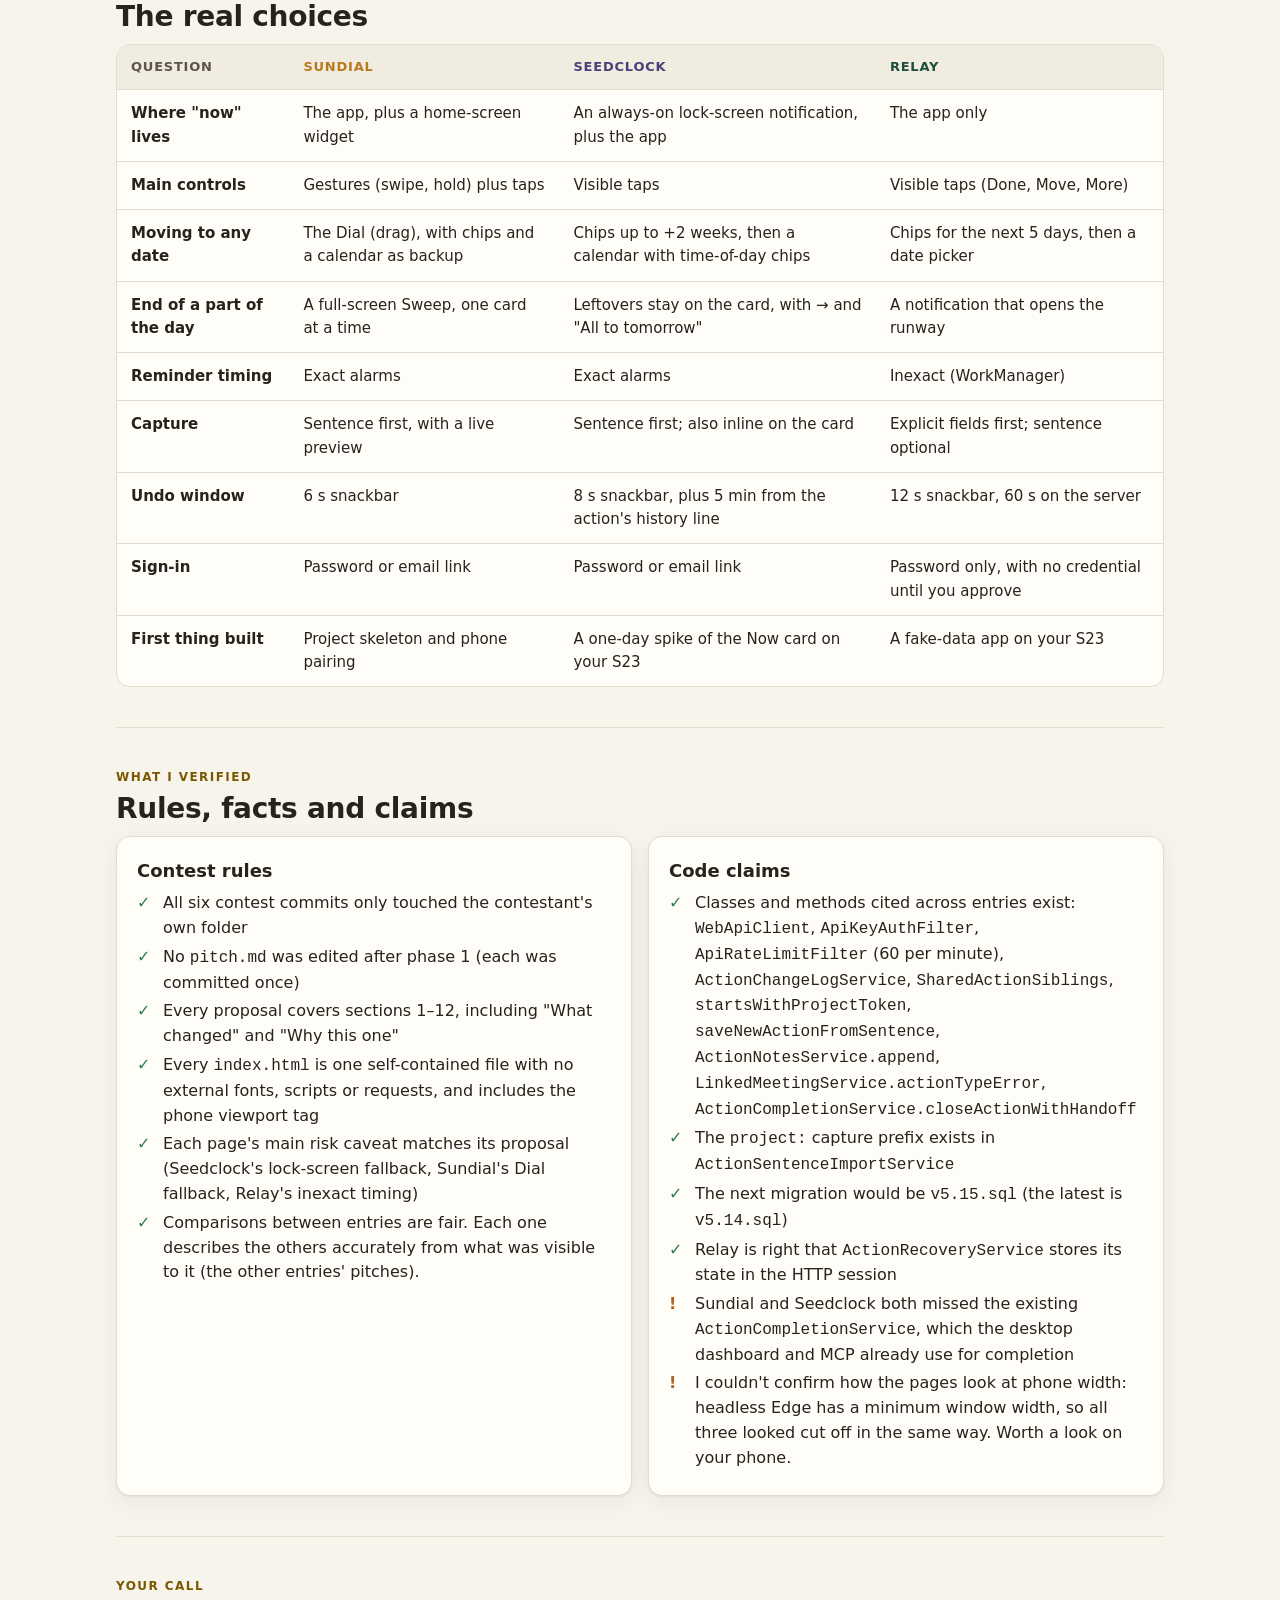
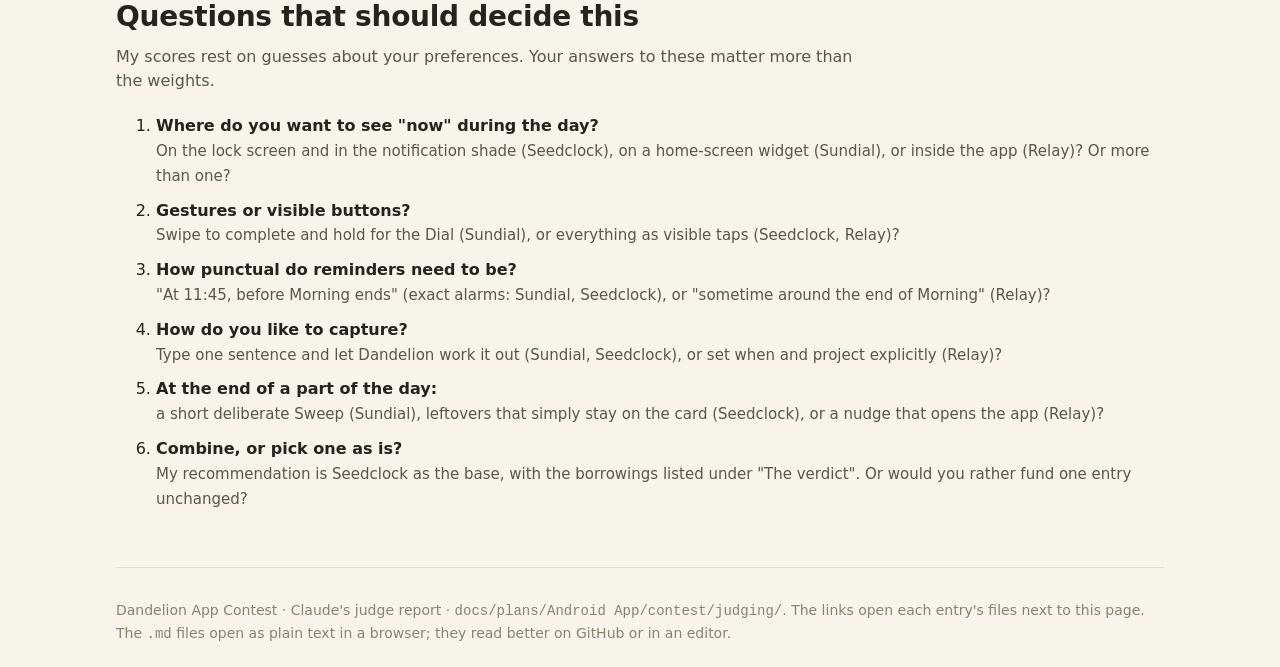
<file: docs/plans/Android App/contest/judging/claude-judge-report.html>
<!doctype html>
<html lang="en">
<head>
<meta charset="utf-8">
<meta name="viewport" content="width=device-width, initial-scale=1">
<title>Contest Judge Report</title>
<style>
:root{
  --bg:#f7f4ec; --surface:#fffdf7; --surface-2:#f1ece0; --ink:#26231d; --ink-2:#5b554a; --ink-3:#8a8273;
  --line:#e2dccd; --accent:#c9930e; --accent-ink:#7a5800; --good:#2f7d4a; --warn:#b4621b; --bad:#a63d32;
  --sundial:#b8791f; --seedclock:#4a3f7a; --relay:#1f4d3e;
  --radius:14px; --shadow:0 1px 2px rgba(40,30,10,.06),0 6px 24px rgba(40,30,10,.06);
}
@media (prefers-color-scheme: dark){
  :root:not([data-theme="light"]){
    --bg:#171511; --surface:#211e18; --surface-2:#2a261f; --ink:#f1ece0; --ink-2:#c9c1b0; --ink-3:#958c7b;
    --line:#38332a; --accent:#e6b53a; --accent-ink:#f0c95c; --good:#6cc28a; --warn:#e39a55; --bad:#e07a6e;
    --sundial:#e0a54a; --seedclock:#a99ae6; --relay:#6cc2a4; --shadow:none;
  }
}
:root[data-theme="dark"]{
  --bg:#171511; --surface:#211e18; --surface-2:#2a261f; --ink:#f1ece0; --ink-2:#c9c1b0; --ink-3:#958c7b;
  --line:#38332a; --accent:#e6b53a; --accent-ink:#f0c95c; --good:#6cc28a; --warn:#e39a55; --bad:#e07a6e;
  --sundial:#e0a54a; --seedclock:#a99ae6; --relay:#6cc2a4; --shadow:none;
}
*{box-sizing:border-box}
html{-webkit-text-size-adjust:100%}
body{margin:0;background:var(--bg);color:var(--ink);font:16px/1.55 system-ui,-apple-system,"Segoe UI",Roboto,sans-serif}
a{color:var(--accent-ink)}
.wrap{max-width:1080px;margin:0 auto;padding:0 16px}
header.top{padding:48px 0 24px;border-bottom:1px solid var(--line)}
.eyebrow{font-size:12px;letter-spacing:.12em;text-transform:uppercase;color:var(--accent-ink);font-weight:700}
h1{font-size:clamp(30px,5vw,46px);line-height:1.1;margin:8px 0 12px;letter-spacing:-.02em}
h2{font-size:clamp(22px,3vw,28px);margin:0 0 6px;letter-spacing:-.01em}
h3{font-size:18px;margin:0 0 6px}
p{margin:0 0 12px}
.lede{font-size:18px;color:var(--ink-2);max-width:760px}
.meta{color:var(--ink-3);font-size:14px}
section{padding:40px 0;border-bottom:1px solid var(--line)}
section > .sub{color:var(--ink-2);margin-bottom:20px;max-width:760px}
.card{background:var(--surface);border:1px solid var(--line);border-radius:var(--radius);padding:20px;box-shadow:var(--shadow)}
.note{background:var(--surface-2);border-left:4px solid var(--accent);border-radius:8px;padding:14px 16px;color:var(--ink-2);font-size:15px}
.grid3{display:grid;grid-template-columns:repeat(3,1fr);gap:16px}
.grid2{display:grid;grid-template-columns:repeat(2,1fr);gap:16px}
@media (max-width:860px){.grid3,.grid2{grid-template-columns:1fr}}
/* verdict */
.podium{display:grid;grid-template-columns:repeat(3,1fr);gap:16px;margin-top:20px}
@media (max-width:860px){.podium{grid-template-columns:1fr}}
.place{position:relative;border-top:6px solid var(--c)}
.place .rank{font-size:13px;font-weight:700;color:var(--ink-3);text-transform:uppercase;letter-spacing:.08em}
.place .name{font-size:26px;font-weight:800;letter-spacing:-.01em;color:var(--c)}
.place .total{font-size:40px;font-weight:800;line-height:1}
.place .total small{font-size:15px;color:var(--ink-3);font-weight:600}
.place .tag{color:var(--ink-2);font-style:italic;margin:6px 0 12px}
.links{display:flex;flex-wrap:wrap;gap:8px;margin-top:12px}
.btn{display:inline-block;padding:7px 12px;border-radius:999px;border:1px solid var(--line);background:var(--surface-2);color:var(--ink);text-decoration:none;font-size:14px;font-weight:600}
.btn.primary{background:var(--c,var(--accent));border-color:transparent;color:#fff}
:root[data-theme="dark"] .btn.primary{color:#171511}
@media (prefers-color-scheme: dark){:root:not([data-theme="light"]) .btn.primary{color:#171511}}
.btn:hover{filter:brightness(1.05)}
/* score table */
.tablewrap{overflow-x:auto;-webkit-overflow-scrolling:touch;border:1px solid var(--line);border-radius:var(--radius);background:var(--surface)}
table{border-collapse:collapse;width:100%;font-size:15px}
th,td{padding:12px 14px;border-bottom:1px solid var(--line);text-align:left;vertical-align:top}
thead th{background:var(--surface-2);font-size:13px;text-transform:uppercase;letter-spacing:.06em;color:var(--ink-2)}
tbody tr:last-child td{border-bottom:none}
td.num{white-space:nowrap;font-variant-numeric:tabular-nums}
.bar{height:8px;border-radius:4px;background:var(--surface-2);margin-top:6px;min-width:80px;overflow:hidden}
.bar > i{display:block;height:100%;background:var(--c);border-radius:4px}
tr.total td{font-weight:800;background:var(--surface-2)}
.c-sundial{--c:var(--sundial)} .c-seedclock{--c:var(--seedclock)} .c-relay{--c:var(--relay)}
.col-sundial{color:var(--sundial)} .col-seedclock{color:var(--seedclock)} .col-relay{color:var(--relay)}
/* entry detail */
.entry{border-left:6px solid var(--c);margin-bottom:20px}
.entry header{display:flex;flex-wrap:wrap;justify-content:space-between;gap:12px;align-items:baseline;margin-bottom:12px}
.entry .bet{background:var(--surface-2);border-radius:10px;padding:12px 14px;margin:8px 0 16px;color:var(--ink-2)}
.pros li::marker{content:"+  ";color:var(--good);font-weight:800}
.cons li::marker{content:"–  ";color:var(--warn);font-weight:800}
ul{margin:6px 0 0;padding-left:20px}
li{margin:4px 0}
.crit{display:grid;grid-template-columns:200px 60px 1fr;gap:6px 14px;font-size:14.5px;margin-top:16px;padding-top:14px;border-top:1px dashed var(--line)}
.crit b{font-weight:700}
.crit .s{font-variant-numeric:tabular-nums;font-weight:800;color:var(--c)}
@media (max-width:640px){.crit{grid-template-columns:1fr auto}.crit .why{grid-column:1 / -1;margin-bottom:6px;color:var(--ink-2)}}
.pill{display:inline-block;font-size:12px;font-weight:700;padding:2px 8px;border-radius:999px;background:var(--surface-2);color:var(--ink-2);margin-right:4px}
.pill.ok{color:var(--good)} .pill.warn{color:var(--warn)}
.checks li{list-style:none;margin-left:-20px;padding-left:26px;position:relative}
.checks li::before{content:"✓";position:absolute;left:0;color:var(--good);font-weight:800}
.checks li.w::before{content:"!";color:var(--warn)}
ol.qs li{margin:10px 0}
ol.qs b{display:block}
.qs .opts{color:var(--ink-2);font-size:15px}
footer{padding:32px 0 56px;color:var(--ink-3);font-size:14px}
.themebtn{position:fixed;top:12px;right:12px;z-index:5;font:600 13px system-ui;padding:6px 10px;border-radius:999px;border:1px solid var(--line);background:var(--surface);color:var(--ink);cursor:pointer}
</style>
</head>
<body>
<button class="themebtn" id="themeBtn" type="button">Theme</button>

<div class="wrap">
<header class="top">
  <div class="eyebrow">Dandelion App Contest · Phase 2 · Judge's report</div>
  <h1>Three good entries.<br>Seedclock edges Sundial, and the best plan borrows from all three.</h1>
  <p class="lede">I read all three pitches, proposals and pitch pages, checked their claims against the Dandelion code, and scored each one with the rubric in <code>Contest.md</code>. This report is my evaluation, for Nathan to weigh against his own. Nathan makes the final call.</p>
  <p class="meta">Judge: Claude (the judging thread) · November 11, 2026 · Entries: <span class="col-sundial">Sundial</span> (claude-1), <span class="col-seedclock">Seedclock</span> (claude-2), <span class="col-relay">Relay</span> (openai)</p>
  <div class="note" style="margin-top:16px"><b>Conflict of interest.</b> I'm Claude, two of the three contestants are Claude, and I wrote the requirements they answer. To keep this checkable, every score has a written reason. The scores are close enough that your own priorities should decide the result. In particular, Relay's lower total comes mostly from the 30% "will love using it" weight; on <i>buildability</i>, Relay scores highest.</div>
</header>

<!-- VERDICT -->
<section id="verdict">
  <div class="eyebrow">The verdict</div>
  <h2>Ranking (weighted score out of 10)</h2>
  <div class="podium">
    <div class="card place c-seedclock">
      <div class="rank">1st</div>
      <div class="name">Seedclock</div>
      <div class="tag">"Your day lives on your lock screen, one part at a time."</div>
      <div class="total">8.8 <small>/ 10</small></div>
      <p style="margin-top:10px">This is closest to what you asked for in your own words: "a page for the times of day … check things off quickly. Then if I don't, … alert me." The notification <i>is</i> that page, and its reminders are that same card changing.</p>
      <div class="links">
        <a class="btn primary" href="../claude-2/index.html">Pitch page</a>
        <a class="btn" href="../claude-2/pitch.md">pitch.md</a>
        <a class="btn" href="../claude-2/proposal.md">proposal.md</a>
      </div>
    </div>
    <div class="card place c-sundial">
      <div class="rank">2nd · close</div>
      <div class="name">Sundial</div>
      <div class="tag">"Every 'when' is one thumb."</div>
      <div class="total">8.5 <small>/ 10</small></div>
      <p style="margin-top:10px">It goes after the one thing you said is common and clunky: moving items, often more than a week out. It has the most complete reminder design and the best development tooling.</p>
      <div class="links">
        <a class="btn primary" href="../claude-1/index.html">Pitch page</a>
        <a class="btn" href="../claude-1/pitch.md">pitch.md</a>
        <a class="btn" href="../claude-1/proposal.md">proposal.md</a>
      </div>
    </div>
    <div class="card place c-relay">
      <div class="rank">3rd</div>
      <div class="name">Relay</div>
      <div class="tag">"Carry the right few things through each part of your day."</div>
      <div class="total">7.7 <small>/ 10</small></div>
      <p style="margin-top:10px">The calmest, safest and most carefully engineered entry, and the strongest server plan. It's also the least exciting to use every day, and its reminders may arrive late on purpose.</p>
      <div class="links">
        <a class="btn primary" href="../openai/index.html">Pitch page</a>
        <a class="btn" href="../openai/pitch.md">pitch.md</a>
        <a class="btn" href="../openai/proposal.md">proposal.md</a>
      </div>
    </div>
  </div>
  <div class="card" style="margin-top:20px">
    <h3>My recommendation: fund Seedclock as the base, and take the best of the other two</h3>
    <ul>
      <li><b>From Seedclock (the base):</b> the Now card, reminders as changes to that one card, the pure-Kotlin reminder module, the day-one spike on your S23, and debug "time travel" for testing reminders.</li>
      <li><b>From Sundial:</b> the Dial as the "Pick a date" screen (its tap mode and per-day load marks; try the drag gesture as an option), the live preview of how a captured sentence was understood, and <code>dev</code>/<code>prod</code> builds installed side by side with a <code>phone.ps1</code> helper. Add the home-screen widget later if you want one.</li>
      <li><b>From Relay:</b> idempotency keys on every change (so a notification retry can't complete something twice), reuse of the existing <code>ActionCompletionService</code>, tests that pin down today's <code>/m/*</code> behavior before refactoring it, and an early fake-data version of the app so you can judge how it feels before any server work.</li>
    </ul>
  </div>
</section>

<!-- SCORECARD -->
<section id="scorecard">
  <div class="eyebrow">Scorecard</div>
  <h2>Each criterion, scored 1–10 and weighted as in <code>Contest.md</code></h2>
  <p class="sub">The reasons behind each number are in the entry sections below.</p>
  <div class="tablewrap">
  <table>
    <thead><tr><th>Criterion</th><th>Weight</th><th class="col-sundial">Sundial</th><th class="col-seedclock">Seedclock</th><th class="col-relay">Relay</th></tr></thead>
    <tbody>
      <tr><td>Nathan will love using it</td><td class="num">30%</td>
        <td class="num c-sundial">8.5<div class="bar"><i style="width:85%"></i></div></td>
        <td class="num c-seedclock">9.0<div class="bar"><i style="width:90%"></i></div></td>
        <td class="num c-relay">7.0<div class="bar"><i style="width:70%"></i></div></td></tr>
      <tr><td>Meets the requirements</td><td class="num">20%</td>
        <td class="num c-sundial">9.0<div class="bar"><i style="width:90%"></i></div></td>
        <td class="num c-seedclock">9.0<div class="bar"><i style="width:90%"></i></div></td>
        <td class="num c-relay">8.0<div class="bar"><i style="width:80%"></i></div></td></tr>
      <tr><td>Buildable</td><td class="num">20%</td>
        <td class="num c-sundial">7.5<div class="bar"><i style="width:75%"></i></div></td>
        <td class="num c-seedclock">8.0<div class="bar"><i style="width:80%"></i></div></td>
        <td class="num c-relay">9.0<div class="bar"><i style="width:90%"></i></div></td></tr>
      <tr><td>Development workflow</td><td class="num">10%</td>
        <td class="num c-sundial">9.0<div class="bar"><i style="width:90%"></i></div></td>
        <td class="num c-seedclock">9.0<div class="bar"><i style="width:90%"></i></div></td>
        <td class="num c-relay">7.5<div class="bar"><i style="width:75%"></i></div></td></tr>
      <tr><td>Stands out</td><td class="num">10%</td>
        <td class="num c-sundial">8.5<div class="bar"><i style="width:85%"></i></div></td>
        <td class="num c-seedclock">9.0<div class="bar"><i style="width:90%"></i></div></td>
        <td class="num c-relay">6.5<div class="bar"><i style="width:65%"></i></div></td></tr>
      <tr><td>Pitch and page</td><td class="num">10%</td>
        <td class="num c-sundial">9.0<div class="bar"><i style="width:90%"></i></div></td>
        <td class="num c-seedclock">9.0<div class="bar"><i style="width:90%"></i></div></td>
        <td class="num c-relay">8.0<div class="bar"><i style="width:80%"></i></div></td></tr>
      <tr class="total"><td>Weighted total</td><td class="num">100%</td>
        <td class="num col-sundial">8.50</td><td class="num col-seedclock">8.80</td><td class="num col-relay">7.70</td></tr>
    </tbody>
  </table>
  </div>
  <p class="meta" style="margin-top:10px">How sensitive the result is: with "love it" and "buildable" both weighted 25%, the totals become Seedclock 8.75, Sundial 8.45, Relay 7.80. The order doesn't change unless buildability is weighted much more heavily than the rubric says.</p>
</section>

<!-- ENTRIES -->
<section id="entries">
  <div class="eyebrow">The entries</div>
  <h2>Strengths, concerns and the reason for each score</h2>
  <p class="sub">Listed in contestant order. Each one links to its pitch page and documents.</p>

  <article class="card entry c-sundial">
    <header>
      <div><h2 class="col-sundial">Sundial <span class="meta">· claude-1</span></h2><div class="meta">Kotlin + Compose · minSdk 28 · exact alarms · Glance widget</div></div>
      <div class="links"><a class="btn primary" href="../claude-1/index.html">Pitch page</a><a class="btn" href="../claude-1/pitch.md">pitch.md</a><a class="btn" href="../claude-1/proposal.md">proposal.md</a></div>
    </header>
    <div class="bet"><b>The bet:</b> moving an item, not checking it off, is where the current pages are clunkiest. <b>The Dial</b> makes "when" a single press-and-drag: around the ring picks the day (28 days per lap, with haptic ticks), inward picks the time of day, and each day shows how full it already is. The same Dial is used everywhere a date is chosen. <i>Changed after the pitches:</i> its pitch was built on the Sweep, but all three entries had arrived at that independently, so it moved its signature to the Dial and said so openly.</div>
    <div class="grid2">
      <div><h3>Strengths</h3><ul class="pros">
        <li>It answers your requirement P-9 directly: moves of more than a week are common, and here they're one gesture with the day's load in view. A tap mode, jump chips (+1 week, +2 weeks, +1 month) and a date picker mean the gesture is never the only way.</li>
        <li>The most complete reminder design: a start and an end "Sweep" for each part of the day, named "watches" (filters by project and type, in a part-of-day × weekday grid), separate notification channels, Snooze, Quiet today, and Pause for vacations.</li>
        <li>The most ways to capture: the + button, project screens, the widget, a Quick Settings tile, a launcher shortcut and the <b>Android share sheet</b> (share a web page and it becomes an action with its link). A live preview shows how the sentence was understood.</li>
        <li>The best developer experience: <code>env.ps1</code> and <code>phone.ps1</code> scripts, dev and prod builds installable side by side, a debug broadcast that fires any reminder, and the version number taken from the git commit count.</li>
        <li>Its references to the code checked out: <code>WebApiClient</code>, <code>startsWithProjectToken</code>, <code>ActionChangeLogService</code>, <code>ProjectActionBlockerManager</code>.</li>
      </ul></div>
      <div><h3>Concerns</h3><ul class="cons">
        <li>It relies on hidden gestures: swipe right completes, swipe left opens the move chips, press-and-hold opens the Dial. They're quick once learned, but you can't see them, and you said the current interface is "clunky", not slow.</li>
        <li>The Dial's 28-day lap needs fine thumb control. The proposal admits it may need tuning and plans a fallback, which is good, but it's the least proven idea among the three entries.</li>
        <li>The largest scope: Glance widget, Quick Settings tile, share target, a new endpoint for the per-day load marks, and the Dial component itself. The build order puts these late, which helps.</li>
        <li>It proposes a new <code>ActionQuickChangeService</code> without noticing that <code>ActionCompletionService</code> already handles completion for the desktop dashboard and MCP. That's a small risk of two completion paths drifting apart (G-13).</li>
      </ul></div>
    </div>
    <div class="crit">
      <b>Love it</b><span class="s">8.5</span><span class="why">The Dial and the Sweep fit how you work. Points off for gestures you have to learn.</span>
      <b>Requirements</b><span class="s">9.0</span><span class="why">Every ID is mapped, including email-link sign-in, with clear and open notes.</span>
      <b>Buildable</b><span class="s">7.5</span><span class="why">Grounded and well ordered, but the most surface area, and it duplicates completion logic.</span>
      <b>Workflow</b><span class="s">9.0</span><span class="why">The most concrete scripts and the dev/prod setup.</span>
      <b>Stands out</b><span class="s">8.5</span><span class="why">The Dial is unique and memorable.</span>
      <b>Pitch and page</b><span class="s">9.0</span><span class="why">An interactive Dial demo, a full set of mock screens, and an honest risk section.</span>
    </div>
  </article>

  <article class="card entry c-seedclock">
    <header>
      <div><h2 class="col-seedclock">Seedclock <span class="meta">· claude-2</span></h2><div class="meta">Kotlin + Compose · minSdk 28 · exact alarms · ongoing notification</div></div>
      <div class="links"><a class="btn primary" href="../claude-2/index.html">Pitch page</a><a class="btn" href="../claude-2/pitch.md">pitch.md</a><a class="btn" href="../claude-2/proposal.md">proposal.md</a></div>
    </header>
    <div class="bet"><b>The bet:</b> the main screen is the notification, not the app. One ongoing <b>Now card</b> shows the current part of the day with a ✔ on each row, rolls over at each boundary, and its own state changes <i>are</i> the reminders. Unfinished items stay on it as leftovers. <i>Changed after the pitches:</i> it dropped its own Sweep because it overlapped Sundial's, and handles leftovers on the card instead. It added inline capture on the card and "pin a project to the card".</div>
    <div class="grid2">
      <div><h3>Strengths</h3><ul class="pros">
        <li>Checking off takes no navigation: from the lock screen or the notification shade, over any app. That matches the quick-check-off page you described for answer 8.</li>
        <li>Reminders that can't pile up: one card, one alert per moment, never repeated, and "≤5 alerts on a weekday by default". The rules classify actions as Nudge, Quiet or Hidden by project and type, with weekday profiles. This fits your "groups and classes, not individual actions".</li>
        <li>Visible tap targets throughout the app, with no hidden gestures. One action sheet everywhere, with move chips reaching <i>Next week</i> and <i>+2 wks</i> and a calendar with time-of-day chips.</li>
        <li>A thoughtful waiting follow-up: <i>Follow up</i> creates a blocking action (Schedule & Block), so the waiting item comes back by itself once the follow-up is done.</li>
        <li>Built to reduce risk: all the reminder logic is a pure-Kotlin <code>buildCard()</code>/<code>planWakeups()</code> module tested on the JVM, there's a time-travel broadcast, and <b>step 0 is a one-day spike on your S23</b> to test the riskiest assumption before anything else is built. It's also the only Claude entry that accounts for linked-project twins (<code>SharedActionSiblings</code>) when completing and undoing.</li>
      </ul></div>
      <div><h3>Concerns</h3><ul class="cons">
        <li>It's unproven whether Samsung runs a ✔ on the lock screen without unlocking, and how it draws custom notification rows. The proposal says so and has a fallback, but the main idea depends on it.</li>
        <li>An always-there card can become wallpaper you stop seeing. Leftovers and "Day done" are designed against this; it's still a real risk.</li>
        <li>The card can be up to about 15 minutes behind changes made on the desktop. It refreshes on every change, every boundary and every app open, and push is listed as a later option.</li>
        <li>Moves beyond tomorrow mean opening the app's action sheet. That's two taps away, but not on the card.</li>
        <li>Like Sundial, it creates a new completion service next to the existing <code>ActionCompletionService</code>.</li>
      </ul></div>
    </div>
    <div class="crit">
      <b>Love it</b><span class="s">9.0</span><span class="why">The closest match to the way you described wanting to use it, and its reminders are designed not to nag.</span>
      <b>Requirements</b><span class="s">9.0</span><span class="why">Every ID is mapped, and it notes openly where it only partly meets two of them.</span>
      <b>Buildable</b><span class="s">8.0</span><span class="why">The spike-first order and pure core module are strong; custom notifications are fiddly to build.</span>
      <b>Workflow</b><span class="s">9.0</span><span class="why">Clear setup, <code>dev.ps1</code>, and time travel for testing reminders.</span>
      <b>Stands out</b><span class="s">9.0</span><span class="why">The only entry whose main surface isn't an app screen.</span>
      <b>Pitch and page</b><span class="s">9.0</span><span class="why">Four card-state mocks, a tappable ✔, and a clear "honest about the risk" section.</span>
    </div>
  </article>

  <article class="card entry c-relay">
    <header>
      <div><h2 class="col-relay">Relay <span class="meta">· openai</span></h2><div class="meta">Kotlin + Compose · minSdk 28 · WorkManager (inexact) · app-first</div></div>
      <div class="links"><a class="btn primary" href="../openai/index.html">Pitch page</a><a class="btn" href="../openai/pitch.md">pitch.md</a><a class="btn" href="../openai/proposal.md">proposal.md</a></div>
    </header>
    <div class="bet"><b>The bet:</b> a calm, app-first <b>runway</b> for the current part of the day: one large <i>Now</i> card, the rest visible <i>On deck</i>, and the same Done, Move and More buttons everywhere. There are no required gestures, no widget and no ongoing notification. <i>Changed after the pitches:</i> it dropped the end-of-block ritual as common ground and sharpened "one obvious next action".</div>
    <div class="grid2">
      <div><h3>Strengths</h3><ul class="pros">
        <li>The strongest server engineering: <b>idempotency keys</b> on every change, version checks on edits, and a sign-in where the phone gets no credential until you approve it, plus CSRF protection, constant-time comparison and rate limits.</li>
        <li>The best reading of the existing code. It's the only entry that noticed <code>ActionCompletionService.closeActionWithHandoff</code> already exists to reuse, and that <code>ActionRecoveryService</code> is session-based and can't power undo. Both checked out.</li>
        <li>Validates the interaction first: build step 1 is a <b>fake-data app on your phone</b>, so you judge the runway before any server work. Before refactoring, it adds tests that capture the current <code>/m/*</code> behavior.</li>
        <li>Calm and accessible: visible controls only, TalkBack, 200% font size and 48dp tap targets, with explicit when and time-of-day controls so capture never depends on the sentence being parsed correctly.</li>
        <li>The smallest scope of the three, so the most likely to ship early.</li>
      </ul></div>
      <div><h3>Concerns</h3><ul class="cons">
        <li><b>Reminders are deliberately inexact</b> (WorkManager, no exact alarms). Samsung's battery management can push them well past the end of a part of the day, and late reminders are discarded after 45 minutes. That's the weakest answer to "alert me at appropriate times" (P-21, P-22).</li>
        <li>The <i>Now</i> card highlights the first item in the server's order, which isn't a real plan for your day. The proposal names this risk itself.</li>
        <li>Capture asks for what, when, time of day and project, with sentence parsing secondary. It's reliable, but slower than typing one sentence. It also defaults to your most recently used project, which could file an action in the wrong place.</li>
        <li>It drops email-link sign-in. That's allowed (G-3 says password <i>or</i> email link), but it's less than the other two offer. The setup steps are the least concrete of the three (no helper scripts).</li>
        <li>Its lock-screen mock shows action text, but the proposal's default hides that text until you unlock. It's a small mismatch.</li>
      </ul></div>
    </div>
    <div class="crit">
      <b>Love it</b><span class="s">7.0</span><span class="why">Pleasant and clear, but the least delightful, and its reminders may come late.</span>
      <b>Requirements</b><span class="s">8.0</span><span class="why">Every ID is claimed. The reminder timing and the dropped email link are weaker.</span>
      <b>Buildable</b><span class="s">9.0</span><span class="why">The best server plan, the fake-data prototype first, and the smallest scope.</span>
      <b>Workflow</b><span class="s">7.5</span><span class="why">Correct, but less specific (no scripts, and a LAN-IP fallback).</span>
      <b>Stands out</b><span class="s">6.5</span><span class="why">The runway is a refinement of a familiar list app.</span>
      <b>Pitch and page</b><span class="s">8.0</span><span class="why">The most polished design, but four mocks and no interactivity.</span>
    </div>
  </article>
</section>

<!-- COMMON GROUND -->
<section id="common">
  <div class="eyebrow">Common ground</div>
  <h2>What all three agree on, worth treating as settled</h2>
  <p class="sub">Each entry worked out its own design, yet they agree on all of the following. Whichever one wins, these points are low-risk to adopt.</p>
  <div class="grid2">
    <div class="card"><h3>App and build</h3><ul class="checks">
      <li>Kotlin, Jetpack Compose, Material 3, one activity, Retrofit and OkHttp</li>
      <li>App code in <code>android/</code> in this repository, with a committed Gradle wrapper</li>
      <li><b>minSdk 28 (Android 9), target 36</b>: the same APK later runs on the Note8, and none of the three needs a newer minimum</li>
      <li>No local database and no offline queue (G-9)</li>
      <li>Run Gradle with Android Studio's bundled JDK, not the machine's Java 25</li>
      <li>Install on the phone with <code>adb install -r</code> and a release key that's backed up; reach the local server with <code>adb reverse tcp:8089</code> from the phone and <code>10.0.2.2</code> from the emulator</li>
    </ul></div>
    <div class="card"><h3>Server and behavior</h3><ul class="checks">
      <li>Each device gets a credential on the existing <code>WebApiClient</code> table, stored as a hash, which you approve and revoke on a new desktop Devices page</li>
      <li>New services shared by the <code>/m/*</code> pages and the app's new API (G-13), which also closes the ownership gap left open earlier</li>
      <li>Undo runs on the server from a snapshot of what changed, including actions that were unblocked, and refuses if the action has changed since</li>
      <li>The phone holds the reminder schedule and rules; Dandelion only knows the four parts of the day</li>
      <li>Some way of handling what's left at the end of each part of the day</li>
      <li>Waiting items shown oldest first, with Follow up and Got it</li>
    </ul></div>
  </div>
</section>

<!-- DIFFERENCES -->
<section id="differences">
  <div class="eyebrow">Where they differ</div>
  <h2>The real choices</h2>
  <div class="tablewrap">
  <table>
    <thead><tr><th>Question</th><th class="col-sundial">Sundial</th><th class="col-seedclock">Seedclock</th><th class="col-relay">Relay</th></tr></thead>
    <tbody>
      <tr><td><b>Where "now" lives</b></td><td>The app, plus a home-screen widget</td><td>An always-on lock-screen notification, plus the app</td><td>The app only</td></tr>
      <tr><td><b>Main controls</b></td><td>Gestures (swipe, hold) plus taps</td><td>Visible taps</td><td>Visible taps (Done, Move, More)</td></tr>
      <tr><td><b>Moving to any date</b></td><td>The Dial (drag), with chips and a calendar as backup</td><td>Chips up to +2 weeks, then a calendar with time-of-day chips</td><td>Chips for the next 5 days, then a date picker</td></tr>
      <tr><td><b>End of a part of the day</b></td><td>A full-screen Sweep, one card at a time</td><td>Leftovers stay on the card, with → and "All to tomorrow"</td><td>A notification that opens the runway</td></tr>
      <tr><td><b>Reminder timing</b></td><td>Exact alarms</td><td>Exact alarms</td><td>Inexact (WorkManager)</td></tr>
      <tr><td><b>Capture</b></td><td>Sentence first, with a live preview</td><td>Sentence first; also inline on the card</td><td>Explicit fields first; sentence optional</td></tr>
      <tr><td><b>Undo window</b></td><td>6 s snackbar</td><td>8 s snackbar, plus 5 min from the action's history line</td><td>12 s snackbar, 60 s on the server</td></tr>
      <tr><td><b>Sign-in</b></td><td>Password or email link</td><td>Password or email link</td><td>Password only, with no credential until you approve</td></tr>
      <tr><td><b>First thing built</b></td><td>Project skeleton and phone pairing</td><td>A one-day spike of the Now card on your S23</td><td>A fake-data app on your S23</td></tr>
    </tbody>
  </table>
  </div>
</section>

<!-- CHECKS -->
<section id="checks">
  <div class="eyebrow">What I verified</div>
  <h2>Rules, facts and claims</h2>
  <div class="grid2">
    <div class="card"><h3>Contest rules</h3><ul class="checks">
      <li>All six contest commits only touched the contestant's own folder</li>
      <li>No <code>pitch.md</code> was edited after phase 1 (each was committed once)</li>
      <li>Every proposal covers sections 1–12, including "What changed" and "Why this one"</li>
      <li>Every <code>index.html</code> is one self-contained file with no external fonts, scripts or requests, and includes the phone viewport tag</li>
      <li>Each page's main risk caveat matches its proposal (Seedclock's lock-screen fallback, Sundial's Dial fallback, Relay's inexact timing)</li>
      <li>Comparisons between entries are fair. Each one describes the others accurately from what was visible to it (the other entries' pitches).</li>
    </ul></div>
    <div class="card"><h3>Code claims</h3><ul class="checks">
      <li>Classes and methods cited across entries exist: <code>WebApiClient</code>, <code>ApiKeyAuthFilter</code>, <code>ApiRateLimitFilter</code> (60 per minute), <code>ActionChangeLogService</code>, <code>SharedActionSiblings</code>, <code>startsWithProjectToken</code>, <code>saveNewActionFromSentence</code>, <code>ActionNotesService.append</code>, <code>LinkedMeetingService.actionTypeError</code>, <code>ActionCompletionService.closeActionWithHandoff</code></li>
      <li>The <code>project:</code> capture prefix exists in <code>ActionSentenceImportService</code></li>
      <li>The next migration would be <code>v5.15.sql</code> (the latest is <code>v5.14.sql</code>)</li>
      <li>Relay is right that <code>ActionRecoveryService</code> stores its state in the HTTP session</li>
      <li class="w">Sundial and Seedclock both missed the existing <code>ActionCompletionService</code>, which the desktop dashboard and MCP already use for completion</li>
      <li class="w">I couldn't confirm how the pages look at phone width: headless Edge has a minimum window width, so all three looked cut off in the same way. Worth a look on your phone.</li>
    </ul></div>
  </div>
</section>

<!-- QUESTIONS -->
<section id="questions">
  <div class="eyebrow">Your call</div>
  <h2>Questions that should decide this</h2>
  <p class="sub">My scores rest on guesses about your preferences. Your answers to these matter more than the weights.</p>
  <ol class="qs">
    <li><b>Where do you want to see "now" during the day?</b><span class="opts">On the lock screen and in the notification shade (Seedclock), on a home-screen widget (Sundial), or inside the app (Relay)? Or more than one?</span></li>
    <li><b>Gestures or visible buttons?</b><span class="opts">Swipe to complete and hold for the Dial (Sundial), or everything as visible taps (Seedclock, Relay)?</span></li>
    <li><b>How punctual do reminders need to be?</b><span class="opts">"At 11:45, before Morning ends" (exact alarms: Sundial, Seedclock), or "sometime around the end of Morning" (Relay)?</span></li>
    <li><b>How do you like to capture?</b><span class="opts">Type one sentence and let Dandelion work it out (Sundial, Seedclock), or set when and project explicitly (Relay)?</span></li>
    <li><b>At the end of a part of the day:</b><span class="opts">a short deliberate Sweep (Sundial), leftovers that simply stay on the card (Seedclock), or a nudge that opens the app (Relay)?</span></li>
    <li><b>Combine, or pick one as is?</b><span class="opts">My recommendation is Seedclock as the base, with the borrowings listed under "The verdict". Or would you rather fund one entry unchanged?</span></li>
  </ol>
</section>

<footer>
  Dandelion App Contest · Claude's judge report · <code>docs/plans/Android App/contest/judging/</code>. The links open each entry's files next to this page. The <code>.md</code> files open as plain text in a browser; they read better on GitHub or in an editor.
</footer>
</div>

<script>
(function(){
  var btn=document.getElementById('themeBtn'), root=document.documentElement, key='judge-theme';
  function apply(t){ if(t){root.setAttribute('data-theme',t);} else {root.removeAttribute('data-theme');} }
  try{ apply(localStorage.getItem(key)); }catch(e){}
  btn.addEventListener('click',function(){
    var dark = root.getAttribute('data-theme') ? root.getAttribute('data-theme')==='dark'
      : window.matchMedia && window.matchMedia('(prefers-color-scheme: dark)').matches;
    var next = dark ? 'light' : 'dark'; apply(next);
    try{ localStorage.setItem(key,next); }catch(e){}
  });
})();
</script>
</body>
</html>
</file>
